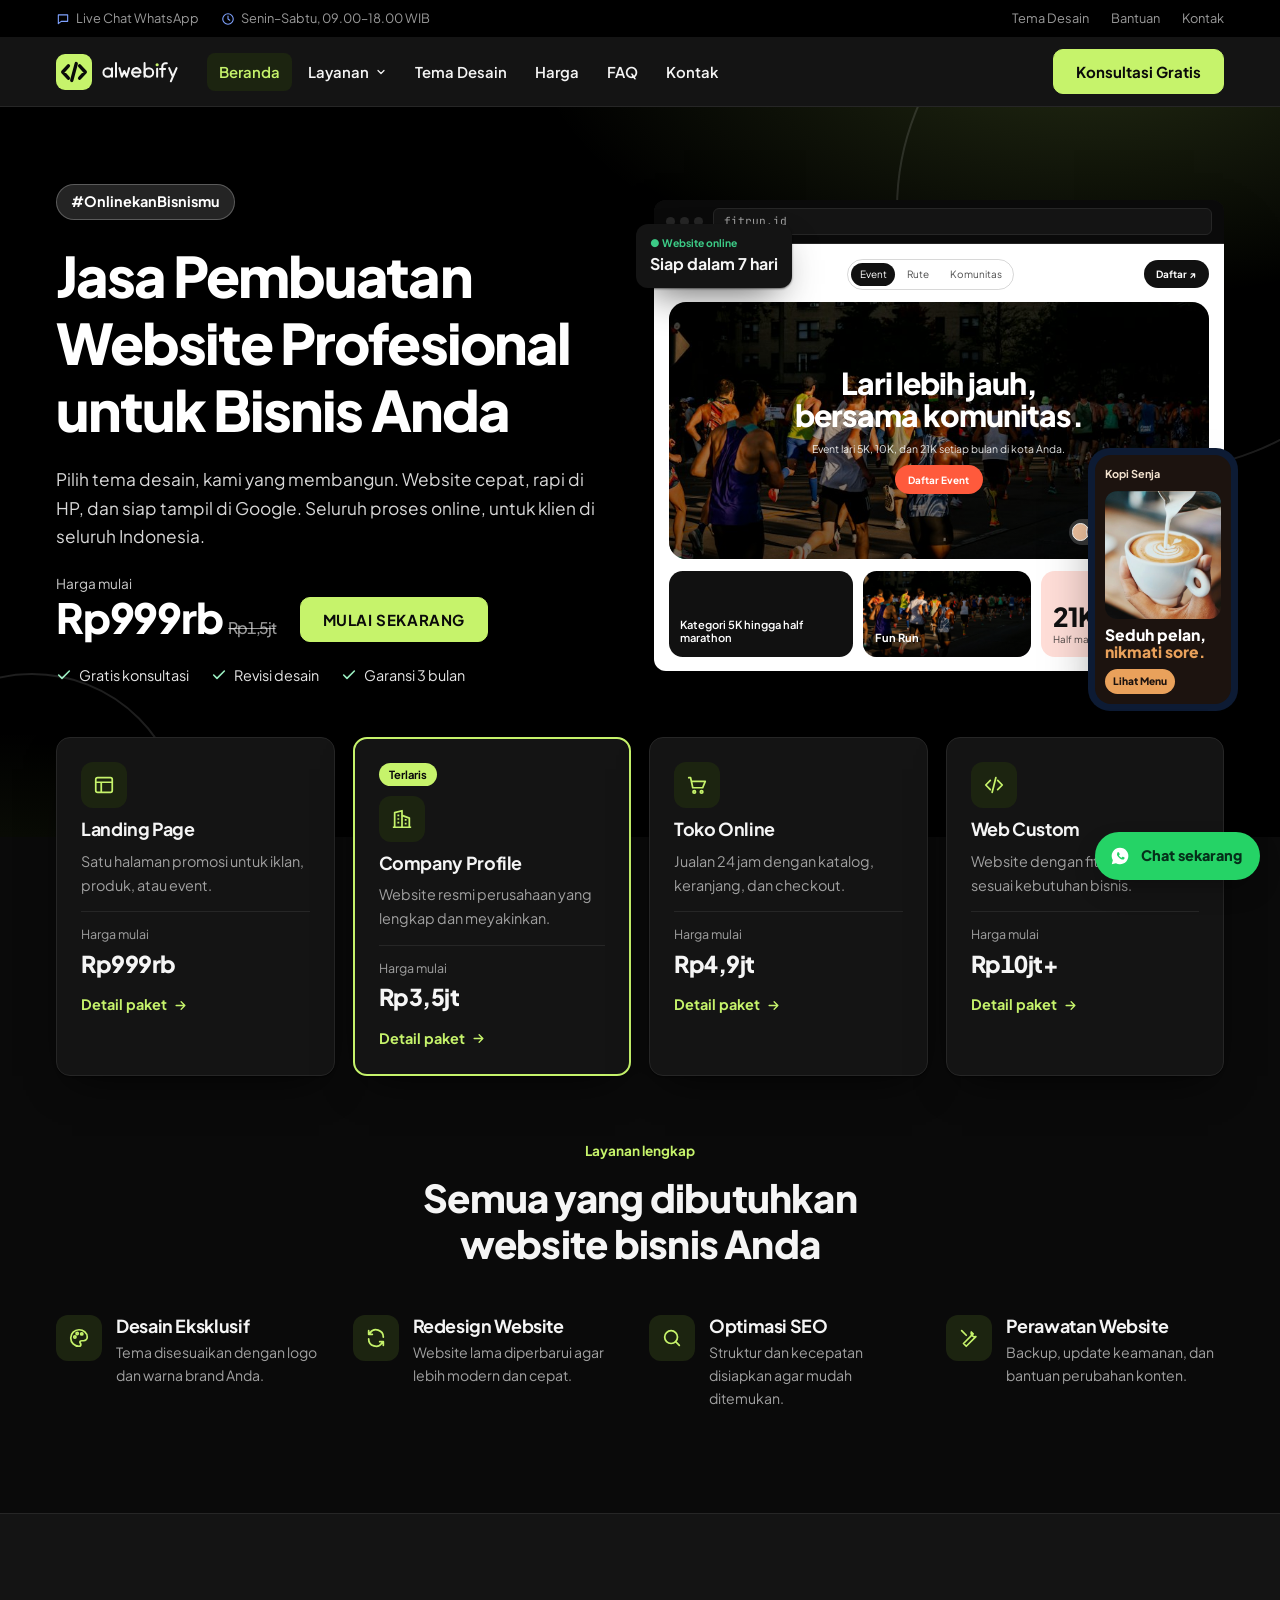
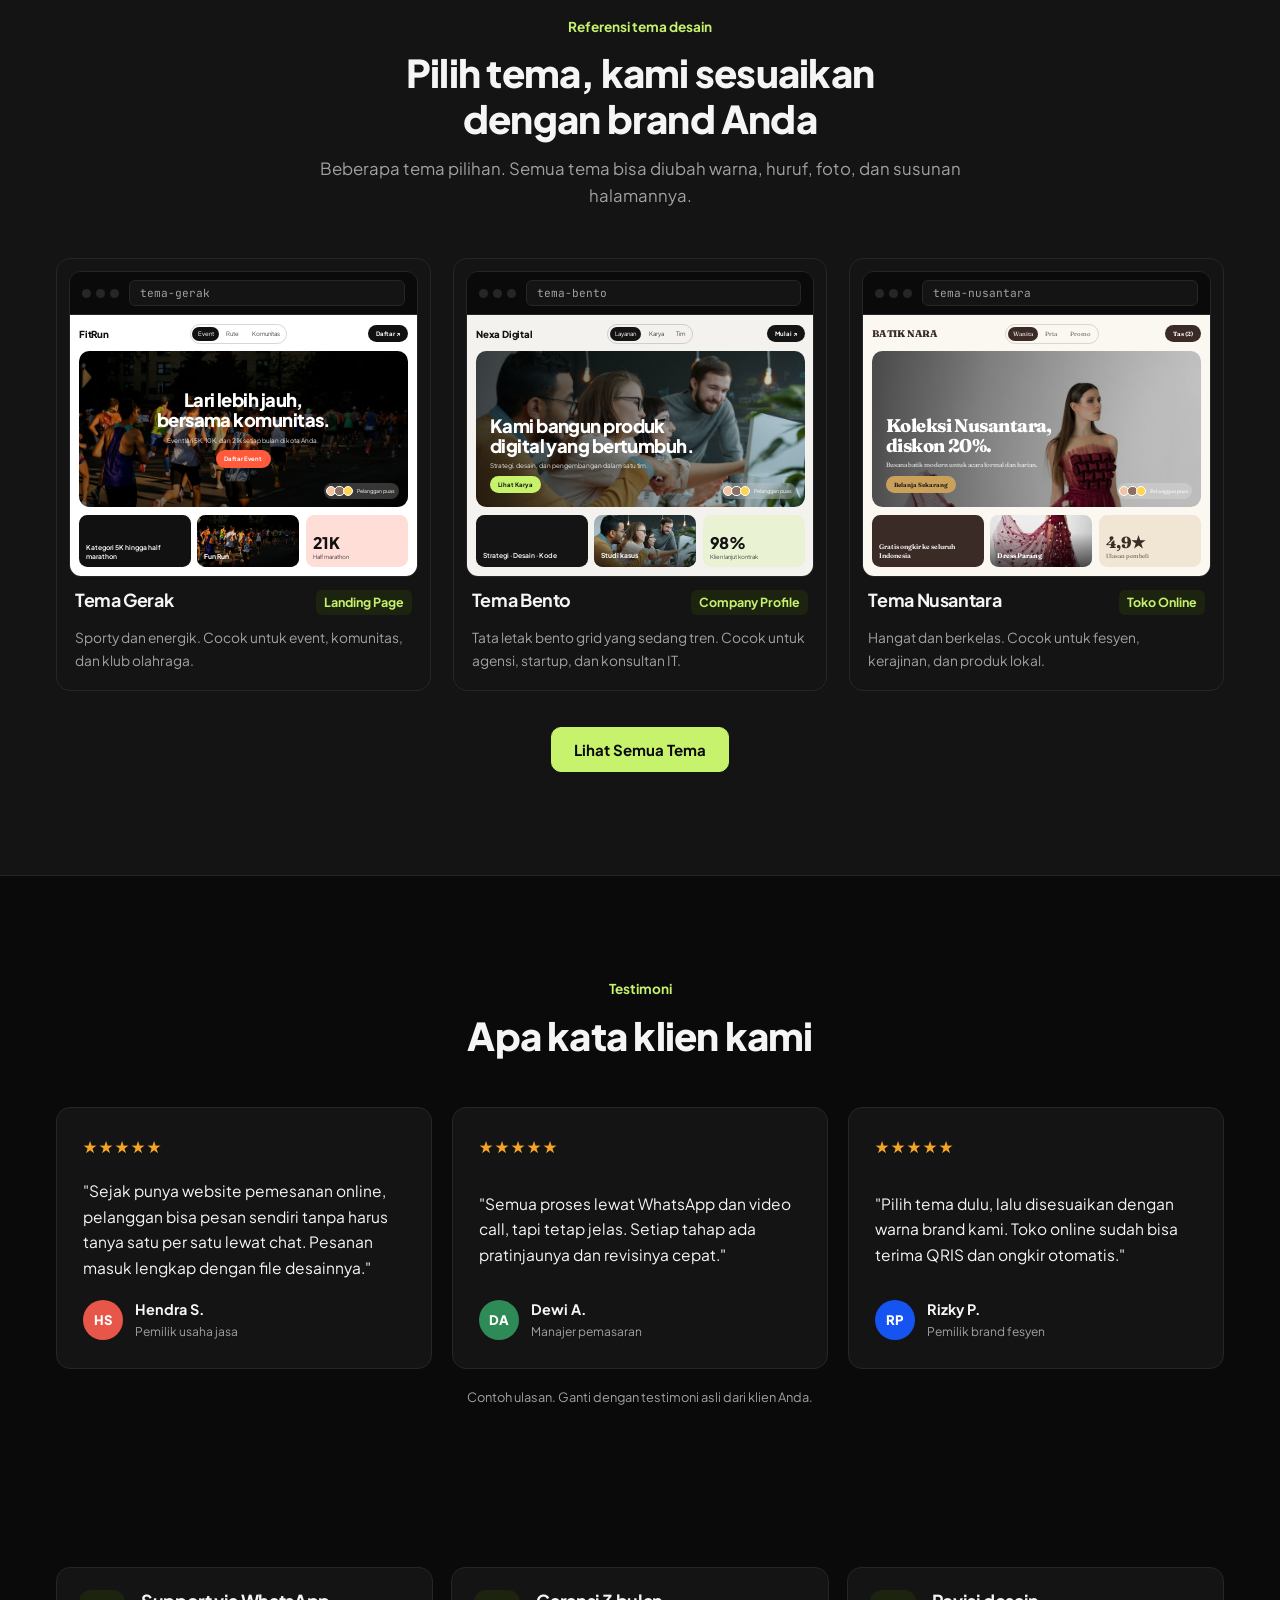
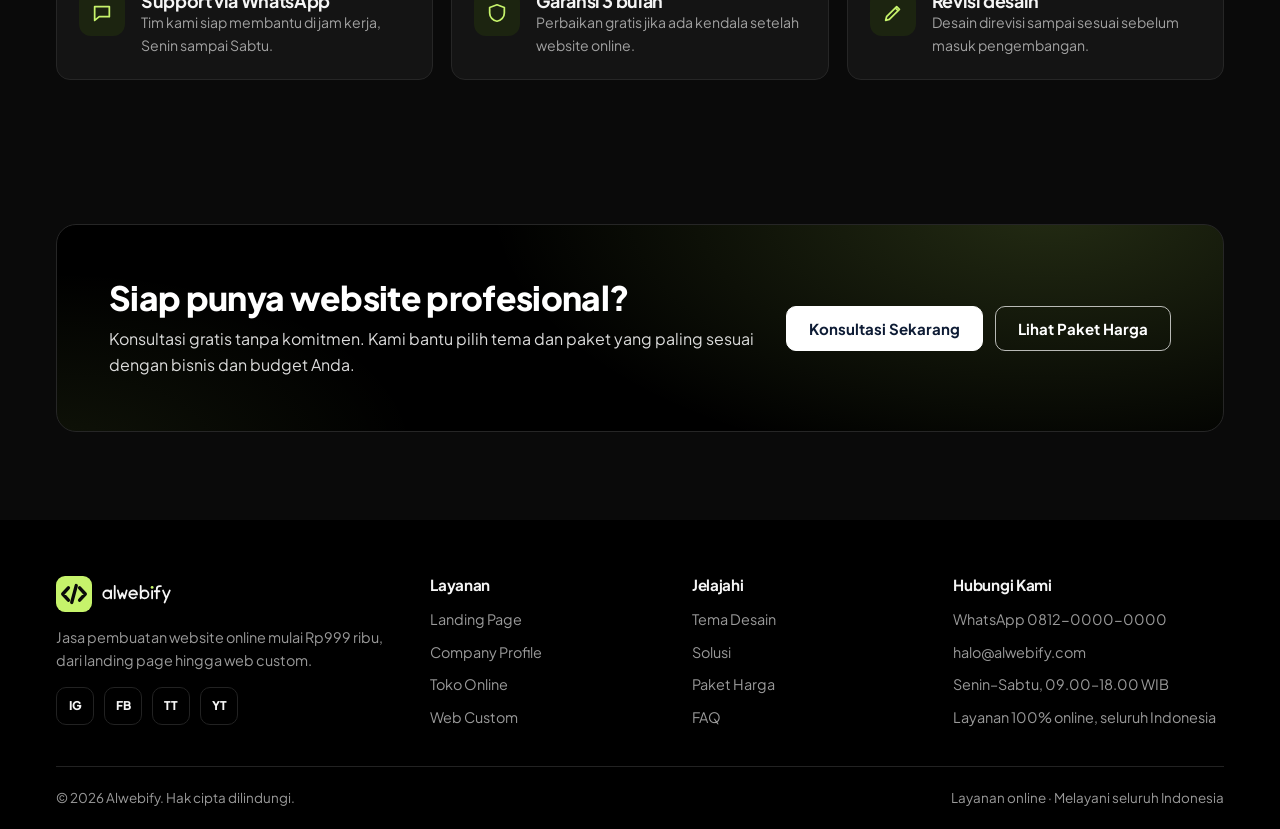
<file: index.html>
<!doctype html>
<html lang="id">
<head>
<meta charset="utf-8">
<meta name="viewport" content="width=device-width, initial-scale=1, viewport-fit=cover">
<title>Alwebify</title>
<meta name="claude:viewport-fit-sides" content="cover">
<meta name="description" content="Alwebify: jasa pembuatan website online mulai Rp999 ribu hingga web custom.">
<link rel="preconnect" href="https://fonts.googleapis.com">
<link rel="preconnect" href="https://fonts.gstatic.com" crossorigin>
<link rel="stylesheet" href="https://fonts.googleapis.com/css2?family=Fraunces:opsz,wght@9..144,600;9..144,700&family=Plus+Jakarta+Sans:wght@400;500;600;700;800&family=JetBrains+Mono:wght@500&display=swap">
<link rel="icon" type="image/svg+xml" href="logo/alwebify-icon.svg">
<link rel="stylesheet" href="styles.css">
</head>
<body>
<svg width="0" height="0" style="position:absolute" aria-hidden="true">
  <symbol id="i-check" viewBox="0 0 24 24"><path d="M20 6 9 17l-5-5" fill="none" stroke="currentColor" stroke-width="2.4" stroke-linecap="round" stroke-linejoin="round"/></symbol>
  <symbol id="i-x" viewBox="0 0 24 24"><path d="M6 6l12 12M18 6 6 18" fill="none" stroke="currentColor" stroke-width="2.4" stroke-linecap="round"/></symbol>
  <symbol id="i-arrow" viewBox="0 0 24 24"><path d="M5 12h14M13 6l6 6-6 6" fill="none" stroke="currentColor" stroke-width="2.2" stroke-linecap="round" stroke-linejoin="round"/></symbol>
  <symbol id="i-down" viewBox="0 0 24 24"><path d="m6 9 6 6 6-6" fill="none" stroke="currentColor" stroke-width="2.4" stroke-linecap="round" stroke-linejoin="round"/></symbol>
  <symbol id="i-menu" viewBox="0 0 24 24"><path d="M4 7h16M4 12h16M4 17h16" fill="none" stroke="currentColor" stroke-width="2.2" stroke-linecap="round"/></symbol>
  <symbol id="i-layout" viewBox="0 0 24 24"><g fill="none" stroke="currentColor" stroke-width="1.9" stroke-linejoin="round"><rect x="3" y="4" width="18" height="16" rx="2"/><path d="M3 9h18M9 9v11"/></g></symbol>
  <symbol id="i-building" viewBox="0 0 24 24"><g fill="none" stroke="currentColor" stroke-width="1.9" stroke-linejoin="round"><path d="M4 21V5l8-2v18M12 8l8 3v10M2 21h20"/><path d="M7 8h2M7 12h2M7 16h2M15 13h2M15 17h2"/></g></symbol>
  <symbol id="i-cart" viewBox="0 0 24 24"><g fill="none" stroke="currentColor" stroke-width="1.9" stroke-linecap="round" stroke-linejoin="round"><path d="M3 4h2l2.4 11h10.8L21 8H6.2"/><circle cx="9" cy="19.5" r="1.4"/><circle cx="17" cy="19.5" r="1.4"/></g></symbol>
  <symbol id="i-printer" viewBox="0 0 24 24"><g fill="none" stroke="currentColor" stroke-width="1.9" stroke-linejoin="round"><path d="M6 9V3h12v6"/><rect x="3" y="9" width="18" height="8" rx="2"/><path d="M7 14h10v7H7z"/></g></symbol>
  <symbol id="i-code" viewBox="0 0 24 24"><path d="m8 7-5 5 5 5M16 7l5 5-5 5M14 4l-4 16" fill="none" stroke="currentColor" stroke-width="1.9" stroke-linecap="round" stroke-linejoin="round"/></symbol>
  <symbol id="i-shield" viewBox="0 0 24 24"><path d="M12 3 4 6v6c0 4.5 3.4 8.3 8 9 4.6-.7 8-4.5 8-9V6z" fill="none" stroke="currentColor" stroke-width="1.9" stroke-linejoin="round"/></symbol>
  <symbol id="i-chat" viewBox="0 0 24 24"><path d="M4 5h16v11H9l-5 4z" fill="none" stroke="currentColor" stroke-width="1.9" stroke-linejoin="round"/></symbol>
  <symbol id="i-pen" viewBox="0 0 24 24"><path d="M4 20l4-1 11-11-3-3L5 16zM14 6l3 3" fill="none" stroke="currentColor" stroke-width="1.9" stroke-linejoin="round"/></symbol>
  <symbol id="i-refresh" viewBox="0 0 24 24"><path d="M20 11a8 8 0 0 0-14.6-4.5M4 4v4h4M4 13a8 8 0 0 0 14.6 4.5M20 20v-4h-4" fill="none" stroke="currentColor" stroke-width="1.9" stroke-linecap="round" stroke-linejoin="round"/></symbol>
  <symbol id="i-search" viewBox="0 0 24 24"><g fill="none" stroke="currentColor" stroke-width="1.9" stroke-linecap="round"><circle cx="11" cy="11" r="7"/><path d="m20 20-4-4"/></g></symbol>
  <symbol id="i-tool" viewBox="0 0 24 24"><path d="M14.5 5.5a4 4 0 0 0 5 5L12 18l-3 3-3-3 3-3 7.5-7.5zM4 4l5 5" fill="none" stroke="currentColor" stroke-width="1.9" stroke-linejoin="round" stroke-linecap="round"/></symbol>
  <symbol id="i-calc" viewBox="0 0 24 24"><g fill="none" stroke="currentColor" stroke-width="1.9"><rect x="5" y="3" width="14" height="18" rx="2"/><path d="M8 7h8M8 12h2M14 12h2M8 16h2M14 16h2"/></g></symbol>
  <symbol id="i-upload" viewBox="0 0 24 24"><path d="M12 16V4M7 9l5-5 5 5M4 16v4h16v-4" fill="none" stroke="currentColor" stroke-width="1.9" stroke-linecap="round" stroke-linejoin="round"/></symbol>
  <symbol id="i-truck" viewBox="0 0 24 24"><g fill="none" stroke="currentColor" stroke-width="1.9" stroke-linejoin="round"><path d="M2 6h12v10H2zM14 10h4l3 3v3h-7"/><circle cx="6" cy="18" r="1.8"/><circle cx="17" cy="18" r="1.8"/></g></symbol>
  <symbol id="i-grid" viewBox="0 0 24 24"><g fill="none" stroke="currentColor" stroke-width="1.9"><rect x="3" y="3" width="7" height="7" rx="1.5"/><rect x="14" y="3" width="7" height="7" rx="1.5"/><rect x="3" y="14" width="7" height="7" rx="1.5"/><rect x="14" y="14" width="7" height="7" rx="1.5"/></g></symbol>
  <symbol id="i-file" viewBox="0 0 24 24"><path d="M6 3h8l4 4v14H6zM14 3v4h4M9 13l2 2 4-4" fill="none" stroke="currentColor" stroke-width="1.9" stroke-linejoin="round" stroke-linecap="round"/></symbol>
  <symbol id="i-mail" viewBox="0 0 24 24"><g fill="none" stroke="currentColor" stroke-width="1.9" stroke-linejoin="round"><rect x="3" y="5" width="18" height="14" rx="2"/><path d="m3 7 9 6 9-6"/></g></symbol>
  <symbol id="i-clock" viewBox="0 0 24 24"><g fill="none" stroke="currentColor" stroke-width="1.9" stroke-linecap="round"><circle cx="12" cy="12" r="9"/><path d="M12 7v5l3 2"/></g></symbol>
  <symbol id="i-megaphone" viewBox="0 0 24 24"><path d="M3 10v4h3l7 4V6L6 10zM16 9a4 4 0 0 1 0 6M8 14l1 5h3" fill="none" stroke="currentColor" stroke-width="1.9" stroke-linejoin="round" stroke-linecap="round"/></symbol>
  <symbol id="i-palette" viewBox="0 0 24 24"><g fill="none" stroke="currentColor" stroke-width="1.9"><path d="M12 3a9 9 0 1 0 0 18c1.5 0 2-1 2-2s-1-1.5-1-2.5S14 15 15 15h2a4 4 0 0 0 4-4c0-4.4-4-8-9-8z"/><circle cx="7.5" cy="11" r="1.2"/><circle cx="10" cy="7" r="1.2"/><circle cx="15" cy="7.5" r="1.2"/></g></symbol>
</svg>

<div class="topbar">
  <div class="wrap">
    <div class="l">
      <a href="https://wa.me/6281200000000" target="_blank" rel="noopener"><svg><use href="#i-chat"/></svg>Live Chat WhatsApp</a>
      <span style="display:inline-flex;align-items:center;gap:6px"><svg><use href="#i-clock"/></svg>Senin–Sabtu, 09.00–18.00 WIB</span>
    </div>
    <div class="r">
      <a href="tema.html">Tema Desain</a>
      <a href="faq.html">Bantuan</a>
      <a href="kontak.html">Kontak</a>
    </div>
  </div>
</div>

<header class="nav" id="hdr">
  <div class="wrap">
    <a class="logo" href="index.html">
      <svg class="mark" viewBox="0 0 64 64" aria-hidden="true"><rect width="64" height="64" rx="16" fill="#C6F36B"/><g fill="none" stroke="#0A0A0A" stroke-width="6" stroke-linecap="round" stroke-linejoin="round"><path d="M22 21L12 32L22 43M42 21L52 32L42 43M36 17L28 47"/></g></svg><svg class="word" viewBox="-5 5 270 77" aria-hidden="true"><g fill="none" stroke="currentColor" stroke-width="7" stroke-linecap="round" stroke-linejoin="round"><circle cx="15" cy="45" r="15"/><path d="M30 30V60M44 12V60M56 30L64.5 60L73 40L81.5 60L90 30M100 45H130A15 15 0 1 0 125.6 55.6M144 12V60M188 32V60M206 60V24A11 11 0 0 1 217 13H222M198 33H216M230 30L243 60M256 30L236 76"/><circle cx="159" cy="45" r="15"/></g><circle cx="188" cy="18" r="5.5" fill="#C6F36B"/></svg><span class="sr">Alwebify</span>
    </a>
    <ul class="menu" id="menu">
      <li><a href="index.html" aria-current="page">Beranda</a></li>
      <li class="has-mega">
        <a href="layanan.html" aria-haspopup="true">Layanan <svg class="caret"><use href="#i-down"/></svg></a>
        <div class="mega">
          <a href="harga.html"><span class="ico"><svg><use href="#i-layout"/></svg></span><b>Landing Page</b><small>Halaman promosi mulai Rp999 ribu</small></a>
          <a href="harga.html"><span class="ico"><svg><use href="#i-building"/></svg></span><b>Company Profile</b><small>Website resmi perusahaan</small></a>
          <a href="harga.html"><span class="ico"><svg><use href="#i-cart"/></svg></span><b>Toko Online</b><small>Katalog, keranjang, checkout</small></a>
          <a href="harga.html"><span class="ico"><svg><use href="#i-code"/></svg></span><b>Web Custom</b><small>Fitur &amp; sistem sesuai kebutuhan, mulai Rp10jt</small></a>
          <a href="layanan.html"><span class="ico"><svg><use href="#i-refresh"/></svg></span><b>Redesign Website</b><small>Perbarui website lama Anda</small></a>
          <a href="layanan.html#solusi"><span class="ico"><svg><use href="#i-search"/></svg></span><b>Cari Solusi</b><small>Temukan paket yang tepat</small></a>
        </div>
      </li>
      <li><a href="tema.html">Tema Desain</a></li>
      <li><a href="harga.html">Harga</a></li>
      <li><a href="faq.html">FAQ</a></li>
      <li><a href="kontak.html">Kontak</a></li>
    </ul>
    <div class="nav-cta">
      <a class="btn brand" href="kontak.html">Konsultasi Gratis</a>
      <button class="burger" type="button" id="burger" aria-label="Buka menu" aria-expanded="false"><svg><use href="#i-menu"/></svg></button>
    </div>
  </div>
</header>

<main id="top">
<section class="hero">
    <div class="wrap">
      <div class="hero-text">
        <span class="hash">#OnlinekanBisnismu</span>
        <h1>Jasa Pembuatan Website Profesional untuk Bisnis Anda</h1>
        <p class="sub">Pilih tema desain, kami yang membangun. Website cepat, rapi di HP, dan siap tampil di Google. Seluruh proses online, untuk klien di seluruh Indonesia.</p>
        <div class="teaser">
          <div class="from"><small>Harga mulai</small><strong>Rp999rb<s>Rp1,5jt</s></strong></div>
          <a class="btn cta" href="harga.html">Mulai Sekarang</a>
        </div>
        <div class="hero-checks">
          <span><svg><use href="#i-check"/></svg>Gratis konsultasi</span>
          <span><svg><use href="#i-check"/></svg>Revisi desain</span>
          <span><svg><use href="#i-check"/></svg>Garansi 3 bulan</span>
        </div>
      </div>

      <div class="stage">
        <div class="frame">
          <div class="bar"><div class="dots"><i></i><i></i><i></i></div><div class="url">fitrun.id</div></div>
          <div id="heroMock"></div>
        </div>
        <div class="phone" aria-hidden="true">
          <div class="pm"><div class="pm-in"><b>Kopi Senja</b><div class="ph"></div><h6>Seduh pelan, <em>nikmati sore.</em></h6><span>Lihat Menu</span></div></div>
        </div>
        <div class="badge-float"><small>● Website online</small><strong>Siap dalam 7 hari</strong></div>
      </div>
    </div>
  </section>

  <div class="products">
    <div class="wrap">
      <div class="pgrid">
        <article class="pcard">
          <span class="ico"><svg><use href="#i-layout"/></svg></span>
          <h3>Landing Page</h3>
          <p>Satu halaman promosi untuk iklan, produk, atau event.</p>
          <div class="from"><small>Harga mulai</small><strong>Rp999rb</strong></div>
          <a class="link" href="harga.html">Detail paket <svg><use href="#i-arrow"/></svg></a>
        </article>
        <article class="pcard hot">
          <span class="pill">Terlaris</span>
          <span class="ico"><svg><use href="#i-building"/></svg></span>
          <h3>Company Profile</h3>
          <p>Website resmi perusahaan yang lengkap dan meyakinkan.</p>
          <div class="from"><small>Harga mulai</small><strong>Rp3,5jt</strong></div>
          <a class="link" href="harga.html">Detail paket <svg><use href="#i-arrow"/></svg></a>
        </article>
        <article class="pcard">
          <span class="ico"><svg><use href="#i-cart"/></svg></span>
          <h3>Toko Online</h3>
          <p>Jualan 24 jam dengan katalog, keranjang, dan checkout.</p>
          <div class="from"><small>Harga mulai</small><strong>Rp4,9jt</strong></div>
          <a class="link" href="harga.html">Detail paket <svg><use href="#i-arrow"/></svg></a>
        </article>
        <article class="pcard">
          <span class="ico"><svg><use href="#i-code"/></svg></span>
          <h3>Web Custom</h3>
          <p>Website dengan fitur dan sistem sesuai kebutuhan bisnis.</p>
          <div class="from"><small>Harga mulai</small><strong>Rp10jt+</strong></div>
          <a class="link" href="harga.html">Detail paket <svg><use href="#i-arrow"/></svg></a>
        </article>
      </div>
    </div>
  </div>

  <section id="layanan" style="padding-top:64px">
    <div class="wrap">
      <div class="sec-head">
        <span class="tagline">Layanan lengkap</span>
        <h2>Semua yang dibutuhkan website bisnis Anda</h2>
      </div>
      <div class="tiles" style="margin-top:0">
        <div class="tile"><span class="ico"><svg><use href="#i-palette"/></svg></span><h3>Desain Eksklusif</h3><p>Tema disesuaikan dengan logo dan warna brand Anda.</p></div>
        <div class="tile"><span class="ico"><svg><use href="#i-refresh"/></svg></span><h3>Redesign Website</h3><p>Website lama diperbarui agar lebih modern dan cepat.</p></div>
        <div class="tile"><span class="ico"><svg><use href="#i-search"/></svg></span><h3>Optimasi SEO</h3><p>Struktur dan kecepatan disiapkan agar mudah ditemukan.</p></div>
        <div class="tile"><span class="ico"><svg><use href="#i-tool"/></svg></span><h3>Perawatan Website</h3><p>Backup, update keamanan, dan bantuan perubahan konten.</p></div>
      </div>
    </div>
  </section>

    <section id="tema-unggulan" class="alt">
    <div class="wrap">
      <div class="sec-head">
        <span class="tagline">Referensi tema desain</span>
        <h2>Pilih tema, kami sesuaikan dengan brand Anda</h2>
        <p class="lead">Beberapa tema pilihan. Semua tema bisa diubah warna, huruf, foto, dan susunan halamannya.</p>
      </div>
      <div class="themes" id="themesFeatured"></div>
      <div class="more-link"><a class="btn brand" href="tema.html">Lihat Semua Tema</a></div>
    </div>
  </section>
<section id="testimoni">
    <div class="wrap">
      <div class="sec-head">
        <span class="tagline">Testimoni</span>
        <h2>Apa kata klien kami</h2>
      </div>
      <div class="testi">
        <figure>
          <span class="stars">★★★★★</span>
          <blockquote>"Sejak punya website pemesanan online, pelanggan bisa pesan sendiri tanpa harus tanya satu per satu lewat chat. Pesanan masuk lengkap dengan file desainnya."</blockquote>
          <figcaption><span class="av" style="background:#E8564A">HS</span><span>Hendra S.<small>Pemilik usaha jasa</small></span></figcaption>
        </figure>
        <figure>
          <span class="stars">★★★★★</span>
          <blockquote>"Semua proses lewat WhatsApp dan video call, tapi tetap jelas. Setiap tahap ada pratinjaunya dan revisinya cepat."</blockquote>
          <figcaption><span class="av" style="background:#2E8B57">DA</span><span>Dewi A.<small>Manajer pemasaran</small></span></figcaption>
        </figure>
        <figure>
          <span class="stars">★★★★★</span>
          <blockquote>"Pilih tema dulu, lalu disesuaikan dengan warna brand kami. Toko online sudah bisa terima QRIS dan ongkir otomatis."</blockquote>
          <figcaption><span class="av" style="background:#1554F0">RP</span><span>Rizky P.<small>Pemilik brand fesyen</small></span></figcaption>
        </figure>
      </div>
      <p class="example-note">Contoh ulasan. Ganti dengan testimoni asli dari klien Anda.</p>
    </div>
  </section>

  <section style="padding-block:56px">
    <div class="wrap support">
      <div><span class="ico"><svg><use href="#i-chat"/></svg></span><span><h3>Support via WhatsApp</h3><p>Tim kami siap membantu di jam kerja, Senin sampai Sabtu.</p></span></div>
      <div><span class="ico"><svg><use href="#i-shield"/></svg></span><span><h3>Garansi 3 bulan</h3><p>Perbaikan gratis jika ada kendala setelah website online.</p></span></div>
      <div><span class="ico"><svg><use href="#i-pen"/></svg></span><span><h3>Revisi desain</h3><p>Desain direvisi sampai sesuai sebelum masuk pengembangan.</p></span></div>
    </div>
  </section>

    <section class="cta-band">
    <div class="wrap">
      <div class="cta-box">
        <div>
          <h2>Siap punya website profesional?</h2>
          <p>Konsultasi gratis tanpa komitmen. Kami bantu pilih tema dan paket yang paling sesuai dengan bisnis dan budget Anda.</p>
        </div>
        <div class="acts">
          <a class="btn" href="kontak.html">Konsultasi Sekarang</a>
          <a class="btn ghost" href="harga.html">Lihat Paket Harga</a>
        </div>
      </div>
    </div>
  </section>
</main>

<footer>
  <div class="wrap">
    <div class="fgrid">
      <div class="fbrand">
        <a class="logo" href="index.html">
          <svg class="mark" viewBox="0 0 64 64" aria-hidden="true"><rect width="64" height="64" rx="16" fill="#C6F36B"/><g fill="none" stroke="#0A0A0A" stroke-width="6" stroke-linecap="round" stroke-linejoin="round"><path d="M22 21L12 32L22 43M42 21L52 32L42 43M36 17L28 47"/></g></svg><svg class="word" viewBox="-5 5 270 77" aria-hidden="true"><g fill="none" stroke="currentColor" stroke-width="7" stroke-linecap="round" stroke-linejoin="round"><circle cx="15" cy="45" r="15"/><path d="M30 30V60M44 12V60M56 30L64.5 60L73 40L81.5 60L90 30M100 45H130A15 15 0 1 0 125.6 55.6M144 12V60M188 32V60M206 60V24A11 11 0 0 1 217 13H222M198 33H216M230 30L243 60M256 30L236 76"/><circle cx="159" cy="45" r="15"/></g><circle cx="188" cy="18" r="5.5" fill="#C6F36B"/></svg><span class="sr">Alwebify</span>
        </a>
        <p>Jasa pembuatan website online mulai Rp999 ribu, dari landing page hingga web custom.</p>
        <div class="social"><a href="index.html" aria-label="Instagram">IG</a><a href="index.html" aria-label="Facebook">FB</a><a href="index.html" aria-label="TikTok">TT</a><a href="index.html" aria-label="YouTube">YT</a></div>
      </div>
      <div>
        <h4>Layanan</h4>
        <ul><li><a href="harga.html">Landing Page</a></li><li><a href="harga.html">Company Profile</a></li><li><a href="harga.html">Toko Online</a></li><li><a href="harga.html">Web Custom</a></li></ul>
      </div>
      <div>
        <h4>Jelajahi</h4>
        <ul><li><a href="tema.html">Tema Desain</a></li><li><a href="layanan.html#solusi">Solusi</a></li><li><a href="harga.html">Paket Harga</a></li><li><a href="faq.html">FAQ</a></li></ul>
      </div>
      <div>
        <h4>Hubungi Kami</h4>
        <ul><li>WhatsApp 0812-0000-0000</li><li>halo@alwebify.com</li><li>Senin–Sabtu, 09.00–18.00 WIB</li><li>Layanan 100% online, seluruh Indonesia</li></ul>
      </div>
    </div>
    <div class="fbottom">
      <span>© 2026 Alwebify. Hak cipta dilindungi.</span>
      <span>Layanan online · Melayani seluruh Indonesia</span>
    </div>
  </div>
</footer>

<a class="wa" href="https://wa.me/6281200000000" target="_blank" rel="noopener" aria-label="Chat WhatsApp">
  <svg viewBox="0 0 24 24" aria-hidden="true"><path d="M12 3a9 9 0 0 0-7.8 13.5L3 21l4.6-1.2A9 9 0 1 0 12 3z" fill="#fff"/><path d="M9 8.5c.3-.6.6-.6.9-.6h.5c.2 0 .4 0 .5.4l.7 1.6c.1.2 0 .4-.1.6l-.5.6c-.1.1-.2.3 0 .5.4.7 1.3 1.7 2.5 2.2.2.1.4.1.5-.1l.7-.8c.2-.2.4-.2.6-.1l1.5.7c.3.1.3.3.3.5 0 .5-.3 1.4-1.1 1.7-.7.3-1.6.3-3.3-.5-2-1-3.3-3-3.5-3.4-.3-.5-.8-1.6-.2-2.9z" fill="#25D366"/></svg>
  <span>Chat sekarang</span>
</a>
<script src="app.js"></script>
</body>
</html>
</file>
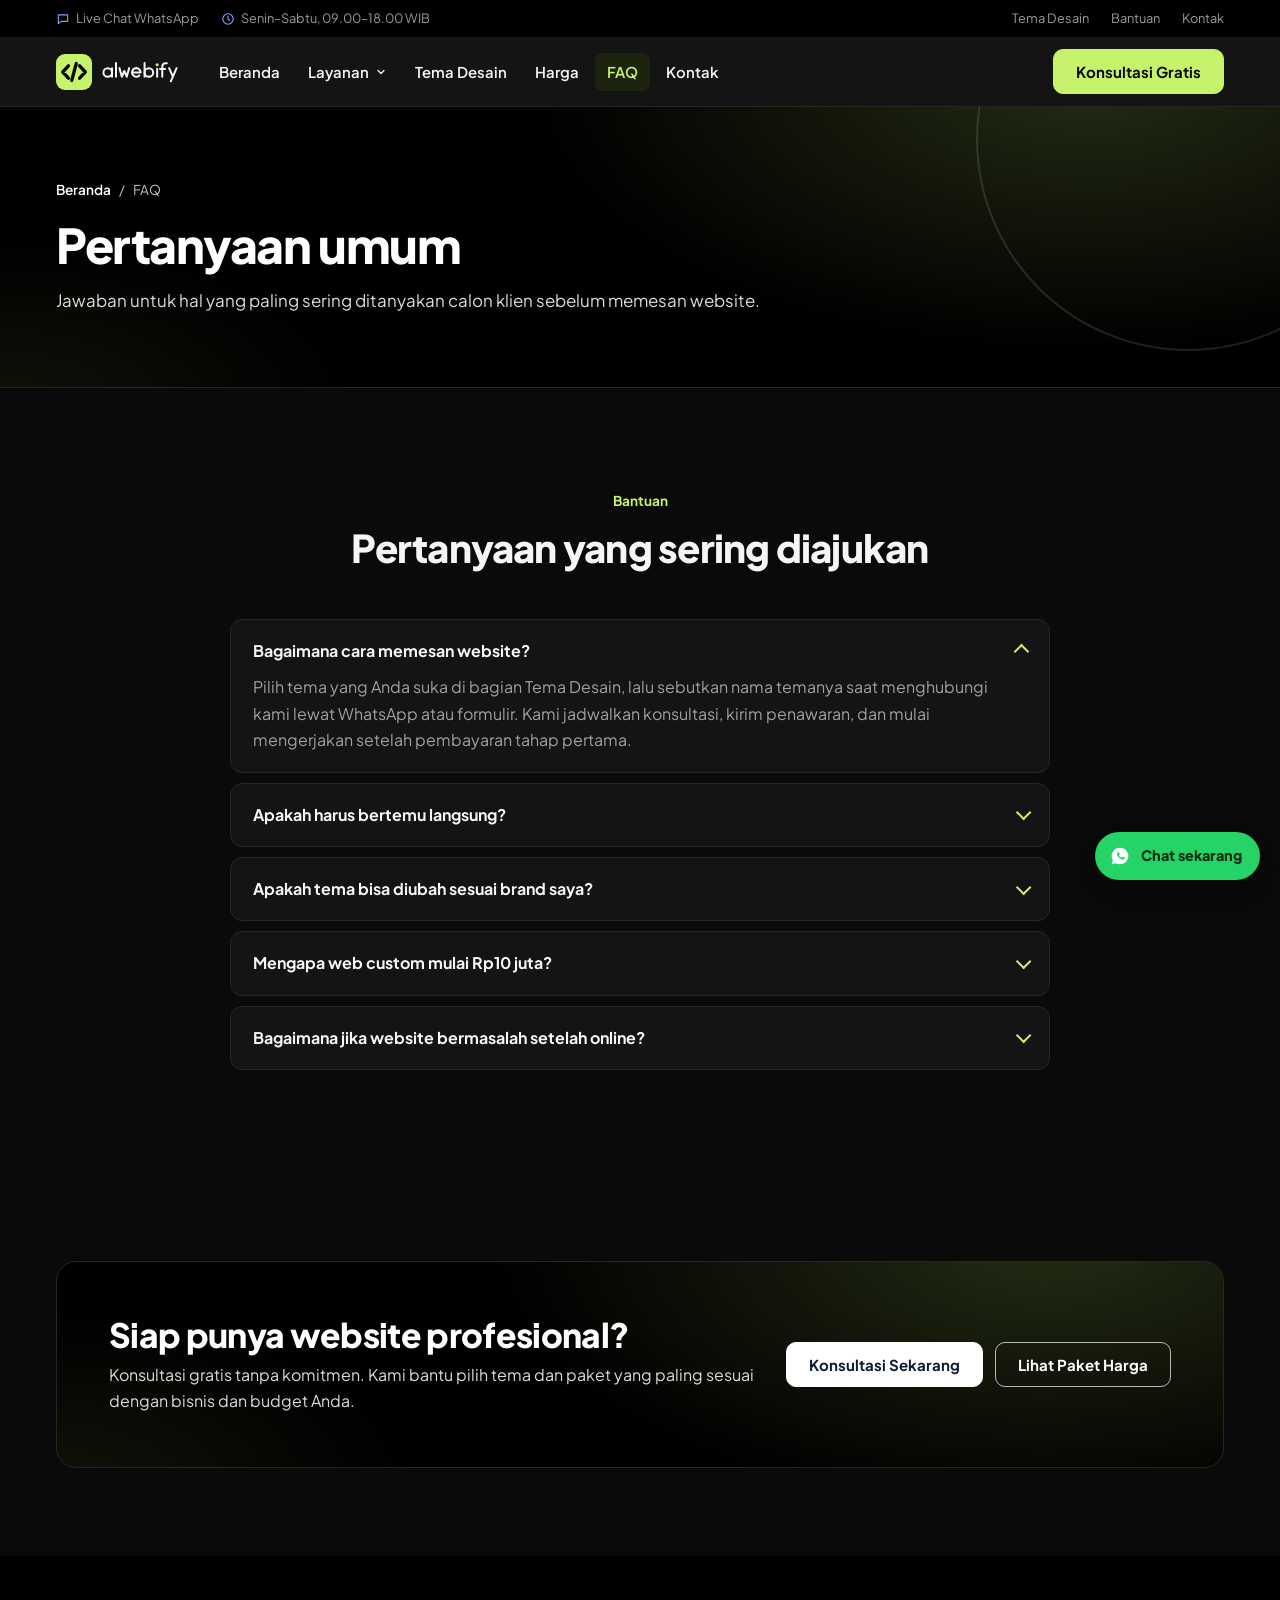
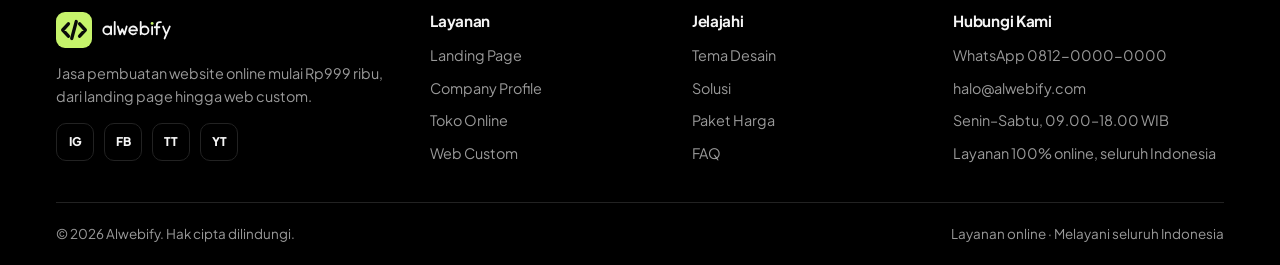
<file: faq.html>
<!doctype html>
<html lang="id">
<head>
<meta charset="utf-8">
<meta name="viewport" content="width=device-width, initial-scale=1, viewport-fit=cover">
<meta name="claude:viewport-fit-sides" content="cover">
<title>FAQ | Alwebify</title>
<meta name="description" content="Pertanyaan yang sering diajukan tentang jasa pembuatan website Alwebify.">
<link rel="preconnect" href="https://fonts.googleapis.com">
<link rel="preconnect" href="https://fonts.gstatic.com" crossorigin>
<link rel="stylesheet" href="https://fonts.googleapis.com/css2?family=Fraunces:opsz,wght@9..144,600;9..144,700&family=Plus+Jakarta+Sans:wght@400;500;600;700;800&family=JetBrains+Mono:wght@500&display=swap">
<link rel="icon" type="image/svg+xml" href="logo/alwebify-icon.svg">
<link rel="stylesheet" href="styles.css">
</head>
<body>
<svg width="0" height="0" style="position:absolute" aria-hidden="true">
  <symbol id="i-check" viewBox="0 0 24 24"><path d="M20 6 9 17l-5-5" fill="none" stroke="currentColor" stroke-width="2.4" stroke-linecap="round" stroke-linejoin="round"/></symbol>
  <symbol id="i-x" viewBox="0 0 24 24"><path d="M6 6l12 12M18 6 6 18" fill="none" stroke="currentColor" stroke-width="2.4" stroke-linecap="round"/></symbol>
  <symbol id="i-arrow" viewBox="0 0 24 24"><path d="M5 12h14M13 6l6 6-6 6" fill="none" stroke="currentColor" stroke-width="2.2" stroke-linecap="round" stroke-linejoin="round"/></symbol>
  <symbol id="i-down" viewBox="0 0 24 24"><path d="m6 9 6 6 6-6" fill="none" stroke="currentColor" stroke-width="2.4" stroke-linecap="round" stroke-linejoin="round"/></symbol>
  <symbol id="i-menu" viewBox="0 0 24 24"><path d="M4 7h16M4 12h16M4 17h16" fill="none" stroke="currentColor" stroke-width="2.2" stroke-linecap="round"/></symbol>
  <symbol id="i-layout" viewBox="0 0 24 24"><g fill="none" stroke="currentColor" stroke-width="1.9" stroke-linejoin="round"><rect x="3" y="4" width="18" height="16" rx="2"/><path d="M3 9h18M9 9v11"/></g></symbol>
  <symbol id="i-building" viewBox="0 0 24 24"><g fill="none" stroke="currentColor" stroke-width="1.9" stroke-linejoin="round"><path d="M4 21V5l8-2v18M12 8l8 3v10M2 21h20"/><path d="M7 8h2M7 12h2M7 16h2M15 13h2M15 17h2"/></g></symbol>
  <symbol id="i-cart" viewBox="0 0 24 24"><g fill="none" stroke="currentColor" stroke-width="1.9" stroke-linecap="round" stroke-linejoin="round"><path d="M3 4h2l2.4 11h10.8L21 8H6.2"/><circle cx="9" cy="19.5" r="1.4"/><circle cx="17" cy="19.5" r="1.4"/></g></symbol>
  <symbol id="i-printer" viewBox="0 0 24 24"><g fill="none" stroke="currentColor" stroke-width="1.9" stroke-linejoin="round"><path d="M6 9V3h12v6"/><rect x="3" y="9" width="18" height="8" rx="2"/><path d="M7 14h10v7H7z"/></g></symbol>
  <symbol id="i-code" viewBox="0 0 24 24"><path d="m8 7-5 5 5 5M16 7l5 5-5 5M14 4l-4 16" fill="none" stroke="currentColor" stroke-width="1.9" stroke-linecap="round" stroke-linejoin="round"/></symbol>
  <symbol id="i-shield" viewBox="0 0 24 24"><path d="M12 3 4 6v6c0 4.5 3.4 8.3 8 9 4.6-.7 8-4.5 8-9V6z" fill="none" stroke="currentColor" stroke-width="1.9" stroke-linejoin="round"/></symbol>
  <symbol id="i-chat" viewBox="0 0 24 24"><path d="M4 5h16v11H9l-5 4z" fill="none" stroke="currentColor" stroke-width="1.9" stroke-linejoin="round"/></symbol>
  <symbol id="i-pen" viewBox="0 0 24 24"><path d="M4 20l4-1 11-11-3-3L5 16zM14 6l3 3" fill="none" stroke="currentColor" stroke-width="1.9" stroke-linejoin="round"/></symbol>
  <symbol id="i-refresh" viewBox="0 0 24 24"><path d="M20 11a8 8 0 0 0-14.6-4.5M4 4v4h4M4 13a8 8 0 0 0 14.6 4.5M20 20v-4h-4" fill="none" stroke="currentColor" stroke-width="1.9" stroke-linecap="round" stroke-linejoin="round"/></symbol>
  <symbol id="i-search" viewBox="0 0 24 24"><g fill="none" stroke="currentColor" stroke-width="1.9" stroke-linecap="round"><circle cx="11" cy="11" r="7"/><path d="m20 20-4-4"/></g></symbol>
  <symbol id="i-tool" viewBox="0 0 24 24"><path d="M14.5 5.5a4 4 0 0 0 5 5L12 18l-3 3-3-3 3-3 7.5-7.5zM4 4l5 5" fill="none" stroke="currentColor" stroke-width="1.9" stroke-linejoin="round" stroke-linecap="round"/></symbol>
  <symbol id="i-calc" viewBox="0 0 24 24"><g fill="none" stroke="currentColor" stroke-width="1.9"><rect x="5" y="3" width="14" height="18" rx="2"/><path d="M8 7h8M8 12h2M14 12h2M8 16h2M14 16h2"/></g></symbol>
  <symbol id="i-upload" viewBox="0 0 24 24"><path d="M12 16V4M7 9l5-5 5 5M4 16v4h16v-4" fill="none" stroke="currentColor" stroke-width="1.9" stroke-linecap="round" stroke-linejoin="round"/></symbol>
  <symbol id="i-truck" viewBox="0 0 24 24"><g fill="none" stroke="currentColor" stroke-width="1.9" stroke-linejoin="round"><path d="M2 6h12v10H2zM14 10h4l3 3v3h-7"/><circle cx="6" cy="18" r="1.8"/><circle cx="17" cy="18" r="1.8"/></g></symbol>
  <symbol id="i-grid" viewBox="0 0 24 24"><g fill="none" stroke="currentColor" stroke-width="1.9"><rect x="3" y="3" width="7" height="7" rx="1.5"/><rect x="14" y="3" width="7" height="7" rx="1.5"/><rect x="3" y="14" width="7" height="7" rx="1.5"/><rect x="14" y="14" width="7" height="7" rx="1.5"/></g></symbol>
  <symbol id="i-file" viewBox="0 0 24 24"><path d="M6 3h8l4 4v14H6zM14 3v4h4M9 13l2 2 4-4" fill="none" stroke="currentColor" stroke-width="1.9" stroke-linejoin="round" stroke-linecap="round"/></symbol>
  <symbol id="i-mail" viewBox="0 0 24 24"><g fill="none" stroke="currentColor" stroke-width="1.9" stroke-linejoin="round"><rect x="3" y="5" width="18" height="14" rx="2"/><path d="m3 7 9 6 9-6"/></g></symbol>
  <symbol id="i-clock" viewBox="0 0 24 24"><g fill="none" stroke="currentColor" stroke-width="1.9" stroke-linecap="round"><circle cx="12" cy="12" r="9"/><path d="M12 7v5l3 2"/></g></symbol>
  <symbol id="i-megaphone" viewBox="0 0 24 24"><path d="M3 10v4h3l7 4V6L6 10zM16 9a4 4 0 0 1 0 6M8 14l1 5h3" fill="none" stroke="currentColor" stroke-width="1.9" stroke-linejoin="round" stroke-linecap="round"/></symbol>
  <symbol id="i-palette" viewBox="0 0 24 24"><g fill="none" stroke="currentColor" stroke-width="1.9"><path d="M12 3a9 9 0 1 0 0 18c1.5 0 2-1 2-2s-1-1.5-1-2.5S14 15 15 15h2a4 4 0 0 0 4-4c0-4.4-4-8-9-8z"/><circle cx="7.5" cy="11" r="1.2"/><circle cx="10" cy="7" r="1.2"/><circle cx="15" cy="7.5" r="1.2"/></g></symbol>
</svg>

<div class="topbar">
  <div class="wrap">
    <div class="l">
      <a href="https://wa.me/6281200000000" target="_blank" rel="noopener"><svg><use href="#i-chat"/></svg>Live Chat WhatsApp</a>
      <span style="display:inline-flex;align-items:center;gap:6px"><svg><use href="#i-clock"/></svg>Senin–Sabtu, 09.00–18.00 WIB</span>
    </div>
    <div class="r">
      <a href="tema.html">Tema Desain</a>
      <a href="faq.html">Bantuan</a>
      <a href="kontak.html">Kontak</a>
    </div>
  </div>
</div>

<header class="nav" id="hdr">
  <div class="wrap">
    <a class="logo" href="index.html">
      <svg class="mark" viewBox="0 0 64 64" aria-hidden="true"><rect width="64" height="64" rx="16" fill="#C6F36B"/><g fill="none" stroke="#0A0A0A" stroke-width="6" stroke-linecap="round" stroke-linejoin="round"><path d="M22 21L12 32L22 43M42 21L52 32L42 43M36 17L28 47"/></g></svg><svg class="word" viewBox="-5 5 270 77" aria-hidden="true"><g fill="none" stroke="currentColor" stroke-width="7" stroke-linecap="round" stroke-linejoin="round"><circle cx="15" cy="45" r="15"/><path d="M30 30V60M44 12V60M56 30L64.5 60L73 40L81.5 60L90 30M100 45H130A15 15 0 1 0 125.6 55.6M144 12V60M188 32V60M206 60V24A11 11 0 0 1 217 13H222M198 33H216M230 30L243 60M256 30L236 76"/><circle cx="159" cy="45" r="15"/></g><circle cx="188" cy="18" r="5.5" fill="#C6F36B"/></svg><span class="sr">Alwebify</span>
    </a>
    <ul class="menu" id="menu">
      <li><a href="index.html">Beranda</a></li>
      <li class="has-mega">
        <a href="layanan.html" aria-haspopup="true">Layanan <svg class="caret"><use href="#i-down"/></svg></a>
        <div class="mega">
          <a href="harga.html"><span class="ico"><svg><use href="#i-layout"/></svg></span><b>Landing Page</b><small>Halaman promosi mulai Rp999 ribu</small></a>
          <a href="harga.html"><span class="ico"><svg><use href="#i-building"/></svg></span><b>Company Profile</b><small>Website resmi perusahaan</small></a>
          <a href="harga.html"><span class="ico"><svg><use href="#i-cart"/></svg></span><b>Toko Online</b><small>Katalog, keranjang, checkout</small></a>
          <a href="harga.html"><span class="ico"><svg><use href="#i-code"/></svg></span><b>Web Custom</b><small>Fitur &amp; sistem sesuai kebutuhan, mulai Rp10jt</small></a>
          <a href="layanan.html"><span class="ico"><svg><use href="#i-refresh"/></svg></span><b>Redesign Website</b><small>Perbarui website lama Anda</small></a>
          <a href="layanan.html#solusi"><span class="ico"><svg><use href="#i-search"/></svg></span><b>Cari Solusi</b><small>Temukan paket yang tepat</small></a>
        </div>
      </li>
      <li><a href="tema.html">Tema Desain</a></li>
      <li><a href="harga.html">Harga</a></li>
      <li><a href="faq.html" aria-current="page">FAQ</a></li>
      <li><a href="kontak.html">Kontak</a></li>
    </ul>
    <div class="nav-cta">
      <a class="btn brand" href="kontak.html">Konsultasi Gratis</a>
      <button class="burger" type="button" id="burger" aria-label="Buka menu" aria-expanded="false"><svg><use href="#i-menu"/></svg></button>
    </div>
  </div>
</header>

<main id="top">
  <section class="page-hero">
    <div class="wrap">
      <nav class="crumb" aria-label="Breadcrumb"><a href="index.html">Beranda</a><span>/</span><span>FAQ</span></nav>
      <h1>Pertanyaan umum</h1>
      <p>Jawaban untuk hal yang paling sering ditanyakan calon klien sebelum memesan website.</p>
    </div>
  </section>
<section id="faq">
    <div class="wrap">
      <div class="sec-head">
        <span class="tagline">Bantuan</span>
        <h2>Pertanyaan yang sering diajukan</h2>
      </div>
      <div class="faq">
        <details open><summary>Bagaimana cara memesan website?</summary><p>Pilih tema yang Anda suka di bagian Tema Desain, lalu sebutkan nama temanya saat menghubungi kami lewat WhatsApp atau formulir. Kami jadwalkan konsultasi, kirim penawaran, dan mulai mengerjakan setelah pembayaran tahap pertama.</p></details>
        <details><summary>Apakah harus bertemu langsung?</summary><p>Tidak perlu. Seluruh proses berjalan online, dari konsultasi lewat WhatsApp atau video call, persetujuan desain, sampai serah terima website. Kami melayani klien dari kota mana pun di Indonesia.</p></details>
        <details><summary>Apakah tema bisa diubah sesuai brand saya?</summary><p>Bisa. Warna, huruf, logo, foto, dan susunan halaman disesuaikan dengan identitas bisnis Anda. Tema hanya titik awal agar prosesnya lebih cepat.</p></details>
        <details><summary>Mengapa web custom mulai Rp10 juta?</summary><p>Web custom dibangun dari nol sesuai alur kerja Anda, termasuk database, panel admin, dan integrasi sistem lain. Harga final ditentukan setelah analisis kebutuhan.</p></details>
        <details><summary>Bagaimana jika website bermasalah setelah online?</summary><p>Semua paket mendapat garansi perbaikan 3 bulan. Setelah itu tersedia layanan perawatan untuk backup, update keamanan, dan bantuan teknis.</p></details>
      </div>
    </div>
  </section>

    <section class="cta-band">
    <div class="wrap">
      <div class="cta-box">
        <div>
          <h2>Siap punya website profesional?</h2>
          <p>Konsultasi gratis tanpa komitmen. Kami bantu pilih tema dan paket yang paling sesuai dengan bisnis dan budget Anda.</p>
        </div>
        <div class="acts">
          <a class="btn" href="kontak.html">Konsultasi Sekarang</a>
          <a class="btn ghost" href="harga.html">Lihat Paket Harga</a>
        </div>
      </div>
    </div>
  </section>
</main>

<footer>
  <div class="wrap">
    <div class="fgrid">
      <div class="fbrand">
        <a class="logo" href="index.html">
          <svg class="mark" viewBox="0 0 64 64" aria-hidden="true"><rect width="64" height="64" rx="16" fill="#C6F36B"/><g fill="none" stroke="#0A0A0A" stroke-width="6" stroke-linecap="round" stroke-linejoin="round"><path d="M22 21L12 32L22 43M42 21L52 32L42 43M36 17L28 47"/></g></svg><svg class="word" viewBox="-5 5 270 77" aria-hidden="true"><g fill="none" stroke="currentColor" stroke-width="7" stroke-linecap="round" stroke-linejoin="round"><circle cx="15" cy="45" r="15"/><path d="M30 30V60M44 12V60M56 30L64.5 60L73 40L81.5 60L90 30M100 45H130A15 15 0 1 0 125.6 55.6M144 12V60M188 32V60M206 60V24A11 11 0 0 1 217 13H222M198 33H216M230 30L243 60M256 30L236 76"/><circle cx="159" cy="45" r="15"/></g><circle cx="188" cy="18" r="5.5" fill="#C6F36B"/></svg><span class="sr">Alwebify</span>
        </a>
        <p>Jasa pembuatan website online mulai Rp999 ribu, dari landing page hingga web custom.</p>
        <div class="social"><a href="index.html" aria-label="Instagram">IG</a><a href="index.html" aria-label="Facebook">FB</a><a href="index.html" aria-label="TikTok">TT</a><a href="index.html" aria-label="YouTube">YT</a></div>
      </div>
      <div>
        <h4>Layanan</h4>
        <ul><li><a href="harga.html">Landing Page</a></li><li><a href="harga.html">Company Profile</a></li><li><a href="harga.html">Toko Online</a></li><li><a href="harga.html">Web Custom</a></li></ul>
      </div>
      <div>
        <h4>Jelajahi</h4>
        <ul><li><a href="tema.html">Tema Desain</a></li><li><a href="layanan.html#solusi">Solusi</a></li><li><a href="harga.html">Paket Harga</a></li><li><a href="faq.html">FAQ</a></li></ul>
      </div>
      <div>
        <h4>Hubungi Kami</h4>
        <ul><li>WhatsApp 0812-0000-0000</li><li>halo@alwebify.com</li><li>Senin–Sabtu, 09.00–18.00 WIB</li><li>Layanan 100% online, seluruh Indonesia</li></ul>
      </div>
    </div>
    <div class="fbottom">
      <span>© 2026 Alwebify. Hak cipta dilindungi.</span>
      <span>Layanan online · Melayani seluruh Indonesia</span>
    </div>
  </div>
</footer>

<a class="wa" href="https://wa.me/6281200000000" target="_blank" rel="noopener" aria-label="Chat WhatsApp">
  <svg viewBox="0 0 24 24" aria-hidden="true"><path d="M12 3a9 9 0 0 0-7.8 13.5L3 21l4.6-1.2A9 9 0 1 0 12 3z" fill="#fff"/><path d="M9 8.5c.3-.6.6-.6.9-.6h.5c.2 0 .4 0 .5.4l.7 1.6c.1.2 0 .4-.1.6l-.5.6c-.1.1-.2.3 0 .5.4.7 1.3 1.7 2.5 2.2.2.1.4.1.5-.1l.7-.8c.2-.2.4-.2.6-.1l1.5.7c.3.1.3.3.3.5 0 .5-.3 1.4-1.1 1.7-.7.3-1.6.3-3.3-.5-2-1-3.3-3-3.5-3.4-.3-.5-.8-1.6-.2-2.9z" fill="#25D366"/></svg>
  <span>Chat sekarang</span>
</a>
<script src="app.js"></script>
</body>
</html>
</file>
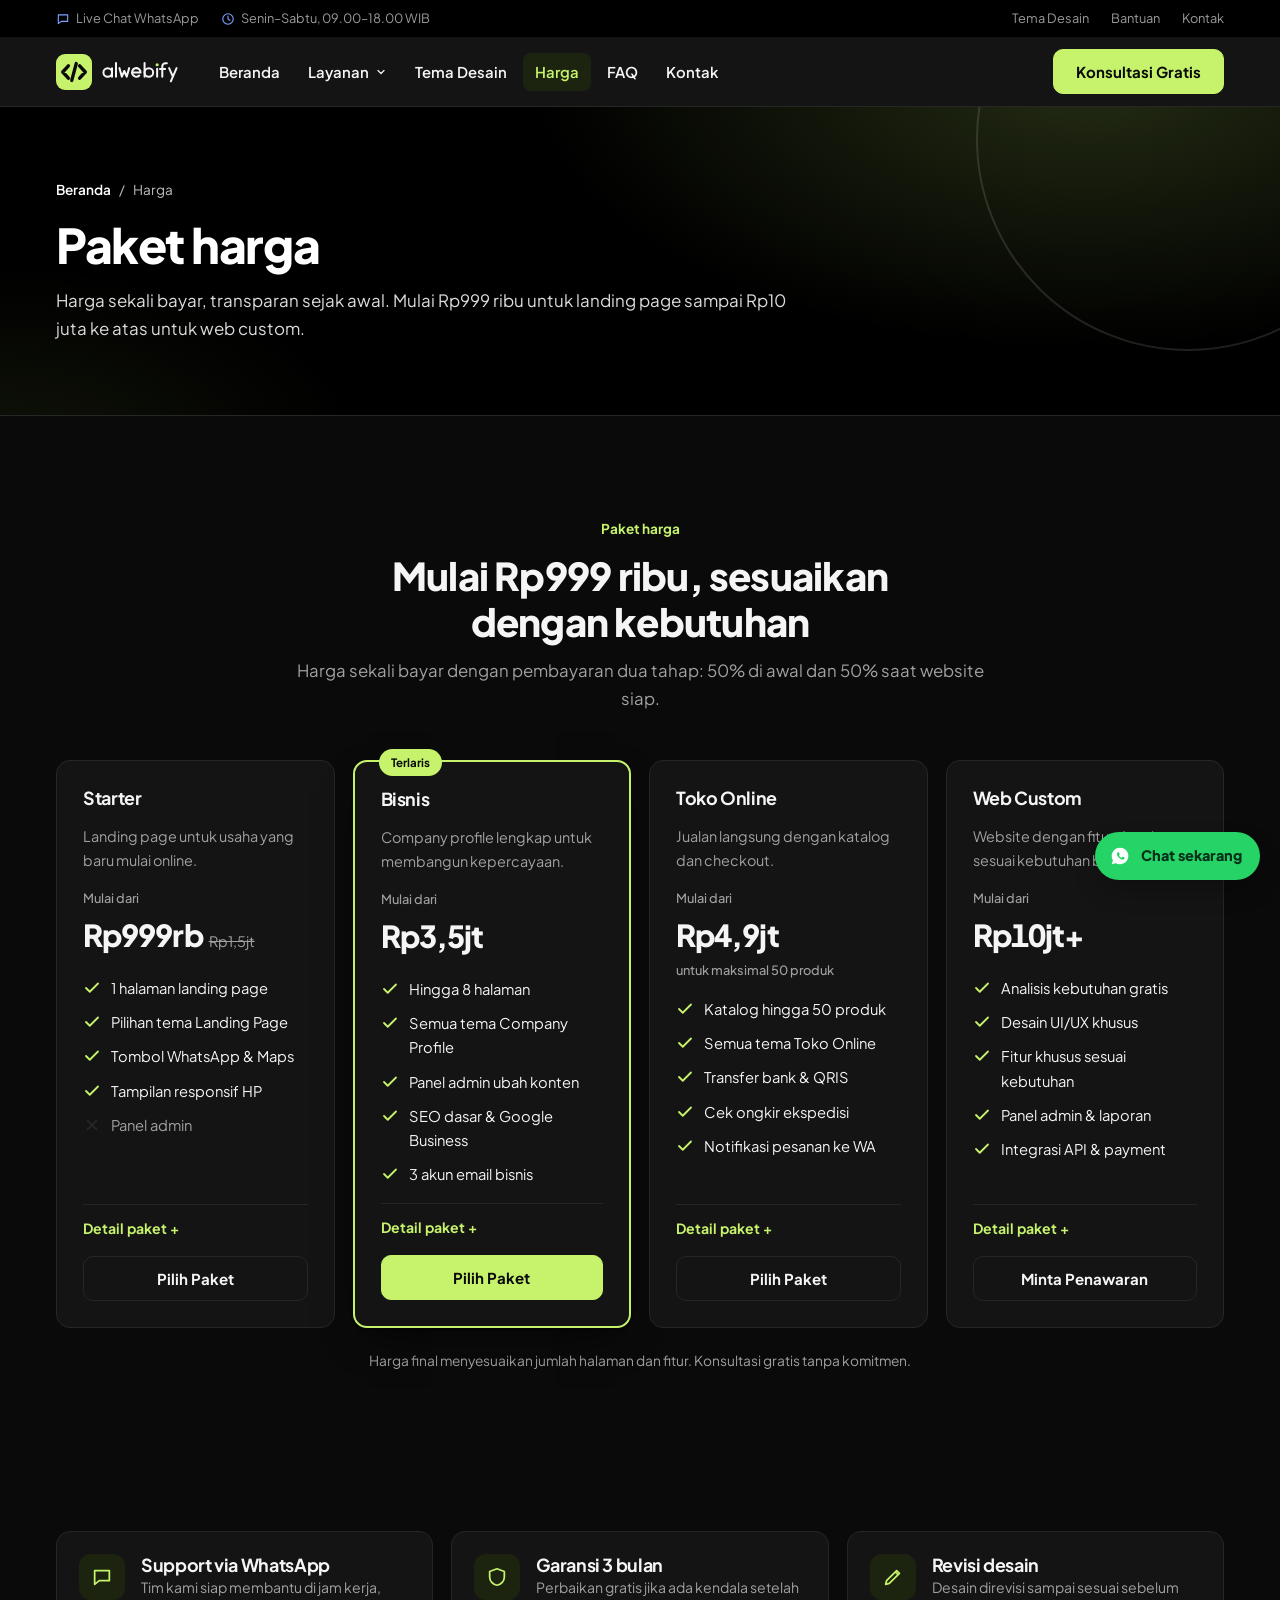
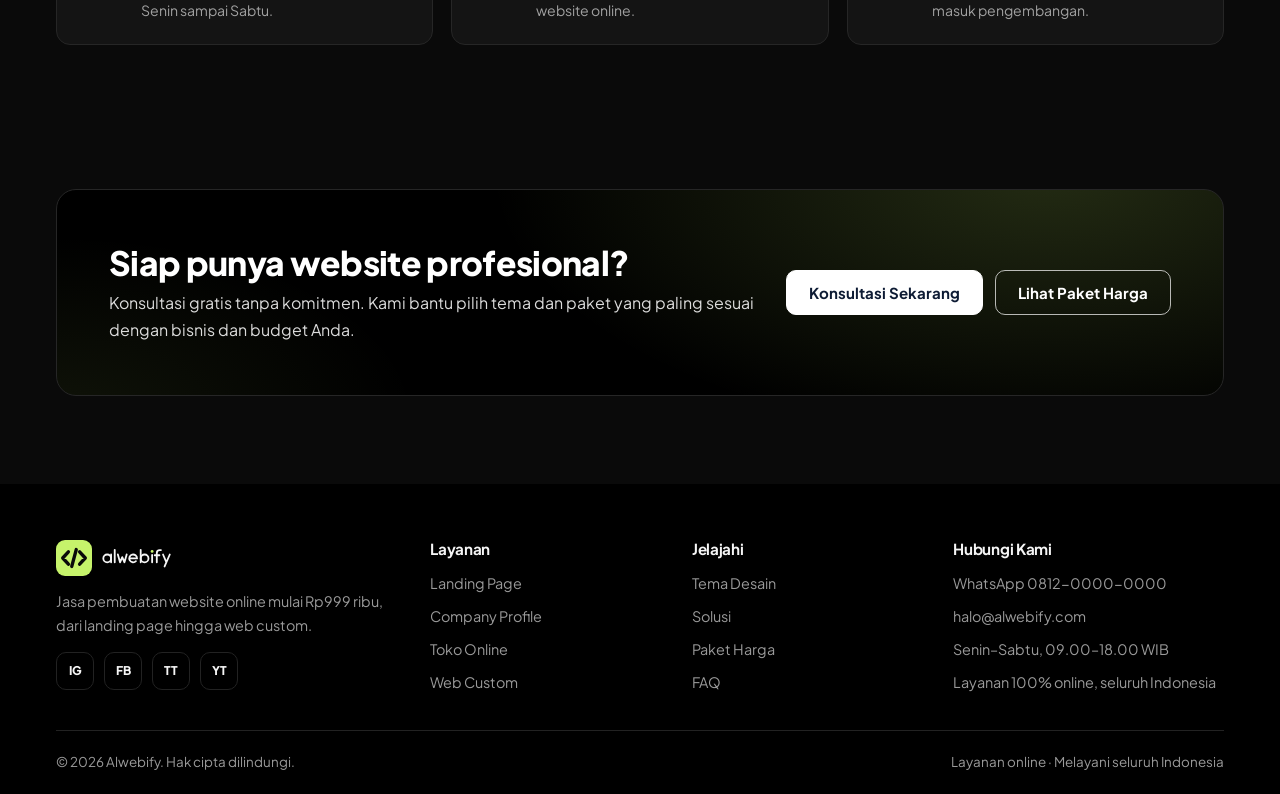
<file: harga.html>
<!doctype html>
<html lang="id">
<head>
<meta charset="utf-8">
<meta name="viewport" content="width=device-width, initial-scale=1, viewport-fit=cover">
<meta name="claude:viewport-fit-sides" content="cover">
<title>Paket Harga | Alwebify</title>
<meta name="description" content="Paket harga pembuatan website Alwebify mulai Rp999 ribu hingga web custom Rp10 juta ke atas.">
<link rel="preconnect" href="https://fonts.googleapis.com">
<link rel="preconnect" href="https://fonts.gstatic.com" crossorigin>
<link rel="stylesheet" href="https://fonts.googleapis.com/css2?family=Fraunces:opsz,wght@9..144,600;9..144,700&family=Plus+Jakarta+Sans:wght@400;500;600;700;800&family=JetBrains+Mono:wght@500&display=swap">
<link rel="icon" type="image/svg+xml" href="logo/alwebify-icon.svg">
<link rel="stylesheet" href="styles.css">
</head>
<body>
<svg width="0" height="0" style="position:absolute" aria-hidden="true">
  <symbol id="i-check" viewBox="0 0 24 24"><path d="M20 6 9 17l-5-5" fill="none" stroke="currentColor" stroke-width="2.4" stroke-linecap="round" stroke-linejoin="round"/></symbol>
  <symbol id="i-x" viewBox="0 0 24 24"><path d="M6 6l12 12M18 6 6 18" fill="none" stroke="currentColor" stroke-width="2.4" stroke-linecap="round"/></symbol>
  <symbol id="i-arrow" viewBox="0 0 24 24"><path d="M5 12h14M13 6l6 6-6 6" fill="none" stroke="currentColor" stroke-width="2.2" stroke-linecap="round" stroke-linejoin="round"/></symbol>
  <symbol id="i-down" viewBox="0 0 24 24"><path d="m6 9 6 6 6-6" fill="none" stroke="currentColor" stroke-width="2.4" stroke-linecap="round" stroke-linejoin="round"/></symbol>
  <symbol id="i-menu" viewBox="0 0 24 24"><path d="M4 7h16M4 12h16M4 17h16" fill="none" stroke="currentColor" stroke-width="2.2" stroke-linecap="round"/></symbol>
  <symbol id="i-layout" viewBox="0 0 24 24"><g fill="none" stroke="currentColor" stroke-width="1.9" stroke-linejoin="round"><rect x="3" y="4" width="18" height="16" rx="2"/><path d="M3 9h18M9 9v11"/></g></symbol>
  <symbol id="i-building" viewBox="0 0 24 24"><g fill="none" stroke="currentColor" stroke-width="1.9" stroke-linejoin="round"><path d="M4 21V5l8-2v18M12 8l8 3v10M2 21h20"/><path d="M7 8h2M7 12h2M7 16h2M15 13h2M15 17h2"/></g></symbol>
  <symbol id="i-cart" viewBox="0 0 24 24"><g fill="none" stroke="currentColor" stroke-width="1.9" stroke-linecap="round" stroke-linejoin="round"><path d="M3 4h2l2.4 11h10.8L21 8H6.2"/><circle cx="9" cy="19.5" r="1.4"/><circle cx="17" cy="19.5" r="1.4"/></g></symbol>
  <symbol id="i-printer" viewBox="0 0 24 24"><g fill="none" stroke="currentColor" stroke-width="1.9" stroke-linejoin="round"><path d="M6 9V3h12v6"/><rect x="3" y="9" width="18" height="8" rx="2"/><path d="M7 14h10v7H7z"/></g></symbol>
  <symbol id="i-code" viewBox="0 0 24 24"><path d="m8 7-5 5 5 5M16 7l5 5-5 5M14 4l-4 16" fill="none" stroke="currentColor" stroke-width="1.9" stroke-linecap="round" stroke-linejoin="round"/></symbol>
  <symbol id="i-shield" viewBox="0 0 24 24"><path d="M12 3 4 6v6c0 4.5 3.4 8.3 8 9 4.6-.7 8-4.5 8-9V6z" fill="none" stroke="currentColor" stroke-width="1.9" stroke-linejoin="round"/></symbol>
  <symbol id="i-chat" viewBox="0 0 24 24"><path d="M4 5h16v11H9l-5 4z" fill="none" stroke="currentColor" stroke-width="1.9" stroke-linejoin="round"/></symbol>
  <symbol id="i-pen" viewBox="0 0 24 24"><path d="M4 20l4-1 11-11-3-3L5 16zM14 6l3 3" fill="none" stroke="currentColor" stroke-width="1.9" stroke-linejoin="round"/></symbol>
  <symbol id="i-refresh" viewBox="0 0 24 24"><path d="M20 11a8 8 0 0 0-14.6-4.5M4 4v4h4M4 13a8 8 0 0 0 14.6 4.5M20 20v-4h-4" fill="none" stroke="currentColor" stroke-width="1.9" stroke-linecap="round" stroke-linejoin="round"/></symbol>
  <symbol id="i-search" viewBox="0 0 24 24"><g fill="none" stroke="currentColor" stroke-width="1.9" stroke-linecap="round"><circle cx="11" cy="11" r="7"/><path d="m20 20-4-4"/></g></symbol>
  <symbol id="i-tool" viewBox="0 0 24 24"><path d="M14.5 5.5a4 4 0 0 0 5 5L12 18l-3 3-3-3 3-3 7.5-7.5zM4 4l5 5" fill="none" stroke="currentColor" stroke-width="1.9" stroke-linejoin="round" stroke-linecap="round"/></symbol>
  <symbol id="i-calc" viewBox="0 0 24 24"><g fill="none" stroke="currentColor" stroke-width="1.9"><rect x="5" y="3" width="14" height="18" rx="2"/><path d="M8 7h8M8 12h2M14 12h2M8 16h2M14 16h2"/></g></symbol>
  <symbol id="i-upload" viewBox="0 0 24 24"><path d="M12 16V4M7 9l5-5 5 5M4 16v4h16v-4" fill="none" stroke="currentColor" stroke-width="1.9" stroke-linecap="round" stroke-linejoin="round"/></symbol>
  <symbol id="i-truck" viewBox="0 0 24 24"><g fill="none" stroke="currentColor" stroke-width="1.9" stroke-linejoin="round"><path d="M2 6h12v10H2zM14 10h4l3 3v3h-7"/><circle cx="6" cy="18" r="1.8"/><circle cx="17" cy="18" r="1.8"/></g></symbol>
  <symbol id="i-grid" viewBox="0 0 24 24"><g fill="none" stroke="currentColor" stroke-width="1.9"><rect x="3" y="3" width="7" height="7" rx="1.5"/><rect x="14" y="3" width="7" height="7" rx="1.5"/><rect x="3" y="14" width="7" height="7" rx="1.5"/><rect x="14" y="14" width="7" height="7" rx="1.5"/></g></symbol>
  <symbol id="i-file" viewBox="0 0 24 24"><path d="M6 3h8l4 4v14H6zM14 3v4h4M9 13l2 2 4-4" fill="none" stroke="currentColor" stroke-width="1.9" stroke-linejoin="round" stroke-linecap="round"/></symbol>
  <symbol id="i-mail" viewBox="0 0 24 24"><g fill="none" stroke="currentColor" stroke-width="1.9" stroke-linejoin="round"><rect x="3" y="5" width="18" height="14" rx="2"/><path d="m3 7 9 6 9-6"/></g></symbol>
  <symbol id="i-clock" viewBox="0 0 24 24"><g fill="none" stroke="currentColor" stroke-width="1.9" stroke-linecap="round"><circle cx="12" cy="12" r="9"/><path d="M12 7v5l3 2"/></g></symbol>
  <symbol id="i-megaphone" viewBox="0 0 24 24"><path d="M3 10v4h3l7 4V6L6 10zM16 9a4 4 0 0 1 0 6M8 14l1 5h3" fill="none" stroke="currentColor" stroke-width="1.9" stroke-linejoin="round" stroke-linecap="round"/></symbol>
  <symbol id="i-palette" viewBox="0 0 24 24"><g fill="none" stroke="currentColor" stroke-width="1.9"><path d="M12 3a9 9 0 1 0 0 18c1.5 0 2-1 2-2s-1-1.5-1-2.5S14 15 15 15h2a4 4 0 0 0 4-4c0-4.4-4-8-9-8z"/><circle cx="7.5" cy="11" r="1.2"/><circle cx="10" cy="7" r="1.2"/><circle cx="15" cy="7.5" r="1.2"/></g></symbol>
</svg>

<div class="topbar">
  <div class="wrap">
    <div class="l">
      <a href="https://wa.me/6281200000000" target="_blank" rel="noopener"><svg><use href="#i-chat"/></svg>Live Chat WhatsApp</a>
      <span style="display:inline-flex;align-items:center;gap:6px"><svg><use href="#i-clock"/></svg>Senin–Sabtu, 09.00–18.00 WIB</span>
    </div>
    <div class="r">
      <a href="tema.html">Tema Desain</a>
      <a href="faq.html">Bantuan</a>
      <a href="kontak.html">Kontak</a>
    </div>
  </div>
</div>

<header class="nav" id="hdr">
  <div class="wrap">
    <a class="logo" href="index.html">
      <svg class="mark" viewBox="0 0 64 64" aria-hidden="true"><rect width="64" height="64" rx="16" fill="#C6F36B"/><g fill="none" stroke="#0A0A0A" stroke-width="6" stroke-linecap="round" stroke-linejoin="round"><path d="M22 21L12 32L22 43M42 21L52 32L42 43M36 17L28 47"/></g></svg><svg class="word" viewBox="-5 5 270 77" aria-hidden="true"><g fill="none" stroke="currentColor" stroke-width="7" stroke-linecap="round" stroke-linejoin="round"><circle cx="15" cy="45" r="15"/><path d="M30 30V60M44 12V60M56 30L64.5 60L73 40L81.5 60L90 30M100 45H130A15 15 0 1 0 125.6 55.6M144 12V60M188 32V60M206 60V24A11 11 0 0 1 217 13H222M198 33H216M230 30L243 60M256 30L236 76"/><circle cx="159" cy="45" r="15"/></g><circle cx="188" cy="18" r="5.5" fill="#C6F36B"/></svg><span class="sr">Alwebify</span>
    </a>
    <ul class="menu" id="menu">
      <li><a href="index.html">Beranda</a></li>
      <li class="has-mega">
        <a href="layanan.html" aria-haspopup="true">Layanan <svg class="caret"><use href="#i-down"/></svg></a>
        <div class="mega">
          <a href="harga.html"><span class="ico"><svg><use href="#i-layout"/></svg></span><b>Landing Page</b><small>Halaman promosi mulai Rp999 ribu</small></a>
          <a href="harga.html"><span class="ico"><svg><use href="#i-building"/></svg></span><b>Company Profile</b><small>Website resmi perusahaan</small></a>
          <a href="harga.html"><span class="ico"><svg><use href="#i-cart"/></svg></span><b>Toko Online</b><small>Katalog, keranjang, checkout</small></a>
          <a href="harga.html"><span class="ico"><svg><use href="#i-code"/></svg></span><b>Web Custom</b><small>Fitur &amp; sistem sesuai kebutuhan, mulai Rp10jt</small></a>
          <a href="layanan.html"><span class="ico"><svg><use href="#i-refresh"/></svg></span><b>Redesign Website</b><small>Perbarui website lama Anda</small></a>
          <a href="layanan.html#solusi"><span class="ico"><svg><use href="#i-search"/></svg></span><b>Cari Solusi</b><small>Temukan paket yang tepat</small></a>
        </div>
      </li>
      <li><a href="tema.html">Tema Desain</a></li>
      <li><a href="harga.html" aria-current="page">Harga</a></li>
      <li><a href="faq.html">FAQ</a></li>
      <li><a href="kontak.html">Kontak</a></li>
    </ul>
    <div class="nav-cta">
      <a class="btn brand" href="kontak.html">Konsultasi Gratis</a>
      <button class="burger" type="button" id="burger" aria-label="Buka menu" aria-expanded="false"><svg><use href="#i-menu"/></svg></button>
    </div>
  </div>
</header>

<main id="top">
  <section class="page-hero">
    <div class="wrap">
      <nav class="crumb" aria-label="Breadcrumb"><a href="index.html">Beranda</a><span>/</span><span>Harga</span></nav>
      <h1>Paket harga</h1>
      <p>Harga sekali bayar, transparan sejak awal. Mulai Rp999 ribu untuk landing page sampai Rp10 juta ke atas untuk web custom.</p>
    </div>
  </section>
<section id="harga">
    <div class="wrap">
      <div class="sec-head">
        <span class="tagline">Paket harga</span>
        <h2>Mulai Rp999 ribu, sesuaikan dengan kebutuhan</h2>
        <p class="lead">Harga sekali bayar dengan pembayaran dua tahap: 50% di awal dan 50% saat website siap.</p>
      </div>
      <div class="plans">
        <article class="plan">
          <h3>Starter</h3>
          <p>Landing page untuk usaha yang baru mulai online.</p>
          <div class="price"><small>Mulai dari</small><strong>Rp999rb</strong><s>Rp1,5jt</s></div>
          <ul>
            <li><svg><use href="#i-check"/></svg>1 halaman landing page</li>
            <li><svg><use href="#i-check"/></svg>Pilihan tema Landing Page</li>
            <li><svg><use href="#i-check"/></svg>Tombol WhatsApp &amp; Maps</li>
            <li><svg><use href="#i-check"/></svg>Tampilan responsif HP</li>
            <li class="no"><svg><use href="#i-x"/></svg>Panel admin</li>
          </ul>
          <details class="more"><summary>Detail paket</summary><ul><li>2 kali revisi desain</li><li>Sertifikat SSL</li><li>Selesai sekitar 5–7 hari kerja</li></ul></details>
          <a class="btn" href="kontak.html" data-plan="Starter (Rp999rb)">Pilih Paket</a>
        </article>
        <article class="plan pop">
          <span class="badge">Terlaris</span>
          <h3>Bisnis</h3>
          <p>Company profile lengkap untuk membangun kepercayaan.</p>
          <div class="price"><small>Mulai dari</small><strong>Rp3,5jt</strong></div>
          <ul>
            <li><svg><use href="#i-check"/></svg>Hingga 8 halaman</li>
            <li><svg><use href="#i-check"/></svg>Semua tema Company Profile</li>
            <li><svg><use href="#i-check"/></svg>Panel admin ubah konten</li>
            <li><svg><use href="#i-check"/></svg>SEO dasar &amp; Google Business</li>
            <li><svg><use href="#i-check"/></svg>3 akun email bisnis</li>
          </ul>
          <details class="more"><summary>Detail paket</summary><ul><li>4 kali revisi desain</li><li>Formulir kontak &amp; galeri</li><li>Selesai sekitar 10–14 hari kerja</li></ul></details>
          <a class="btn brand" href="kontak.html" data-plan="Bisnis (Rp3,5jt)">Pilih Paket</a>
        </article>
        <article class="plan">
          <h3>Toko Online</h3>
          <p>Jualan langsung dengan katalog dan checkout.</p>
          <div class="price"><small>Mulai dari</small><strong>Rp4,9jt</strong><small>untuk maksimal 50 produk</small></div>
          <ul>
            <li><svg><use href="#i-check"/></svg>Katalog hingga 50 produk</li>
            <li><svg><use href="#i-check"/></svg>Semua tema Toko Online</li>
            <li><svg><use href="#i-check"/></svg>Transfer bank &amp; QRIS</li>
            <li><svg><use href="#i-check"/></svg>Cek ongkir ekspedisi</li>
            <li><svg><use href="#i-check"/></svg>Notifikasi pesanan ke WA</li>
          </ul>
          <details class="more"><summary>Detail paket</summary><ul><li>Konfirmasi pembayaran manual dari panel admin</li><li>Laporan penjualan sederhana</li><li>Pelatihan admin 1 sesi</li><li>Selesai sekitar 14 hari kerja</li><li>Lebih dari 50 produk: harga menyesuaikan jumlah produk</li><li>Payment gateway otomatis atau kupon diskon: biaya tambahan</li></ul></details>
          <a class="btn" href="kontak.html" data-plan="Toko Online (Rp4,9jt)">Pilih Paket</a>
        </article>
        <article class="plan">
          <h3>Web Custom</h3>
          <p>Website dengan fitur dan sistem sesuai kebutuhan bisnis.</p>
          <div class="price"><small>Mulai dari</small><strong>Rp10jt+</strong></div>
          <ul>
            <li><svg><use href="#i-check"/></svg>Analisis kebutuhan gratis</li>
            <li><svg><use href="#i-check"/></svg>Desain UI/UX khusus</li>
            <li><svg><use href="#i-check"/></svg>Fitur khusus sesuai kebutuhan</li>
            <li><svg><use href="#i-check"/></svg>Panel admin &amp; laporan</li>
            <li><svg><use href="#i-check"/></svg>Integrasi API &amp; payment</li>
          </ul>
          <details class="more"><summary>Detail paket</summary><ul><li>Database &amp; laporan</li><li>Hak akses bertingkat</li><li>Dokumentasi &amp; pelatihan tim</li><li>Waktu pengerjaan sesuai lingkup</li></ul></details>
          <a class="btn" href="kontak.html" data-plan="Web Custom (Rp10jt+)">Minta Penawaran</a>
        </article>
      </div>
      <p class="note">Harga final menyesuaikan jumlah halaman dan fitur. Konsultasi gratis tanpa komitmen.</p>
    </div>
  </section>

  <section style="padding-block:56px">
    <div class="wrap support">
      <div><span class="ico"><svg><use href="#i-chat"/></svg></span><span><h3>Support via WhatsApp</h3><p>Tim kami siap membantu di jam kerja, Senin sampai Sabtu.</p></span></div>
      <div><span class="ico"><svg><use href="#i-shield"/></svg></span><span><h3>Garansi 3 bulan</h3><p>Perbaikan gratis jika ada kendala setelah website online.</p></span></div>
      <div><span class="ico"><svg><use href="#i-pen"/></svg></span><span><h3>Revisi desain</h3><p>Desain direvisi sampai sesuai sebelum masuk pengembangan.</p></span></div>
    </div>
  </section>

    <section class="cta-band">
    <div class="wrap">
      <div class="cta-box">
        <div>
          <h2>Siap punya website profesional?</h2>
          <p>Konsultasi gratis tanpa komitmen. Kami bantu pilih tema dan paket yang paling sesuai dengan bisnis dan budget Anda.</p>
        </div>
        <div class="acts">
          <a class="btn" href="kontak.html">Konsultasi Sekarang</a>
          <a class="btn ghost" href="harga.html">Lihat Paket Harga</a>
        </div>
      </div>
    </div>
  </section>
</main>

<footer>
  <div class="wrap">
    <div class="fgrid">
      <div class="fbrand">
        <a class="logo" href="index.html">
          <svg class="mark" viewBox="0 0 64 64" aria-hidden="true"><rect width="64" height="64" rx="16" fill="#C6F36B"/><g fill="none" stroke="#0A0A0A" stroke-width="6" stroke-linecap="round" stroke-linejoin="round"><path d="M22 21L12 32L22 43M42 21L52 32L42 43M36 17L28 47"/></g></svg><svg class="word" viewBox="-5 5 270 77" aria-hidden="true"><g fill="none" stroke="currentColor" stroke-width="7" stroke-linecap="round" stroke-linejoin="round"><circle cx="15" cy="45" r="15"/><path d="M30 30V60M44 12V60M56 30L64.5 60L73 40L81.5 60L90 30M100 45H130A15 15 0 1 0 125.6 55.6M144 12V60M188 32V60M206 60V24A11 11 0 0 1 217 13H222M198 33H216M230 30L243 60M256 30L236 76"/><circle cx="159" cy="45" r="15"/></g><circle cx="188" cy="18" r="5.5" fill="#C6F36B"/></svg><span class="sr">Alwebify</span>
        </a>
        <p>Jasa pembuatan website online mulai Rp999 ribu, dari landing page hingga web custom.</p>
        <div class="social"><a href="index.html" aria-label="Instagram">IG</a><a href="index.html" aria-label="Facebook">FB</a><a href="index.html" aria-label="TikTok">TT</a><a href="index.html" aria-label="YouTube">YT</a></div>
      </div>
      <div>
        <h4>Layanan</h4>
        <ul><li><a href="harga.html">Landing Page</a></li><li><a href="harga.html">Company Profile</a></li><li><a href="harga.html">Toko Online</a></li><li><a href="harga.html">Web Custom</a></li></ul>
      </div>
      <div>
        <h4>Jelajahi</h4>
        <ul><li><a href="tema.html">Tema Desain</a></li><li><a href="layanan.html#solusi">Solusi</a></li><li><a href="harga.html">Paket Harga</a></li><li><a href="faq.html">FAQ</a></li></ul>
      </div>
      <div>
        <h4>Hubungi Kami</h4>
        <ul><li>WhatsApp 0812-0000-0000</li><li>halo@alwebify.com</li><li>Senin–Sabtu, 09.00–18.00 WIB</li><li>Layanan 100% online, seluruh Indonesia</li></ul>
      </div>
    </div>
    <div class="fbottom">
      <span>© 2026 Alwebify. Hak cipta dilindungi.</span>
      <span>Layanan online · Melayani seluruh Indonesia</span>
    </div>
  </div>
</footer>

<a class="wa" href="https://wa.me/6281200000000" target="_blank" rel="noopener" aria-label="Chat WhatsApp">
  <svg viewBox="0 0 24 24" aria-hidden="true"><path d="M12 3a9 9 0 0 0-7.8 13.5L3 21l4.6-1.2A9 9 0 1 0 12 3z" fill="#fff"/><path d="M9 8.5c.3-.6.6-.6.9-.6h.5c.2 0 .4 0 .5.4l.7 1.6c.1.2 0 .4-.1.6l-.5.6c-.1.1-.2.3 0 .5.4.7 1.3 1.7 2.5 2.2.2.1.4.1.5-.1l.7-.8c.2-.2.4-.2.6-.1l1.5.7c.3.1.3.3.3.5 0 .5-.3 1.4-1.1 1.7-.7.3-1.6.3-3.3-.5-2-1-3.3-3-3.5-3.4-.3-.5-.8-1.6-.2-2.9z" fill="#25D366"/></svg>
  <span>Chat sekarang</span>
</a>
<script src="app.js"></script>
</body>
</html>
</file>
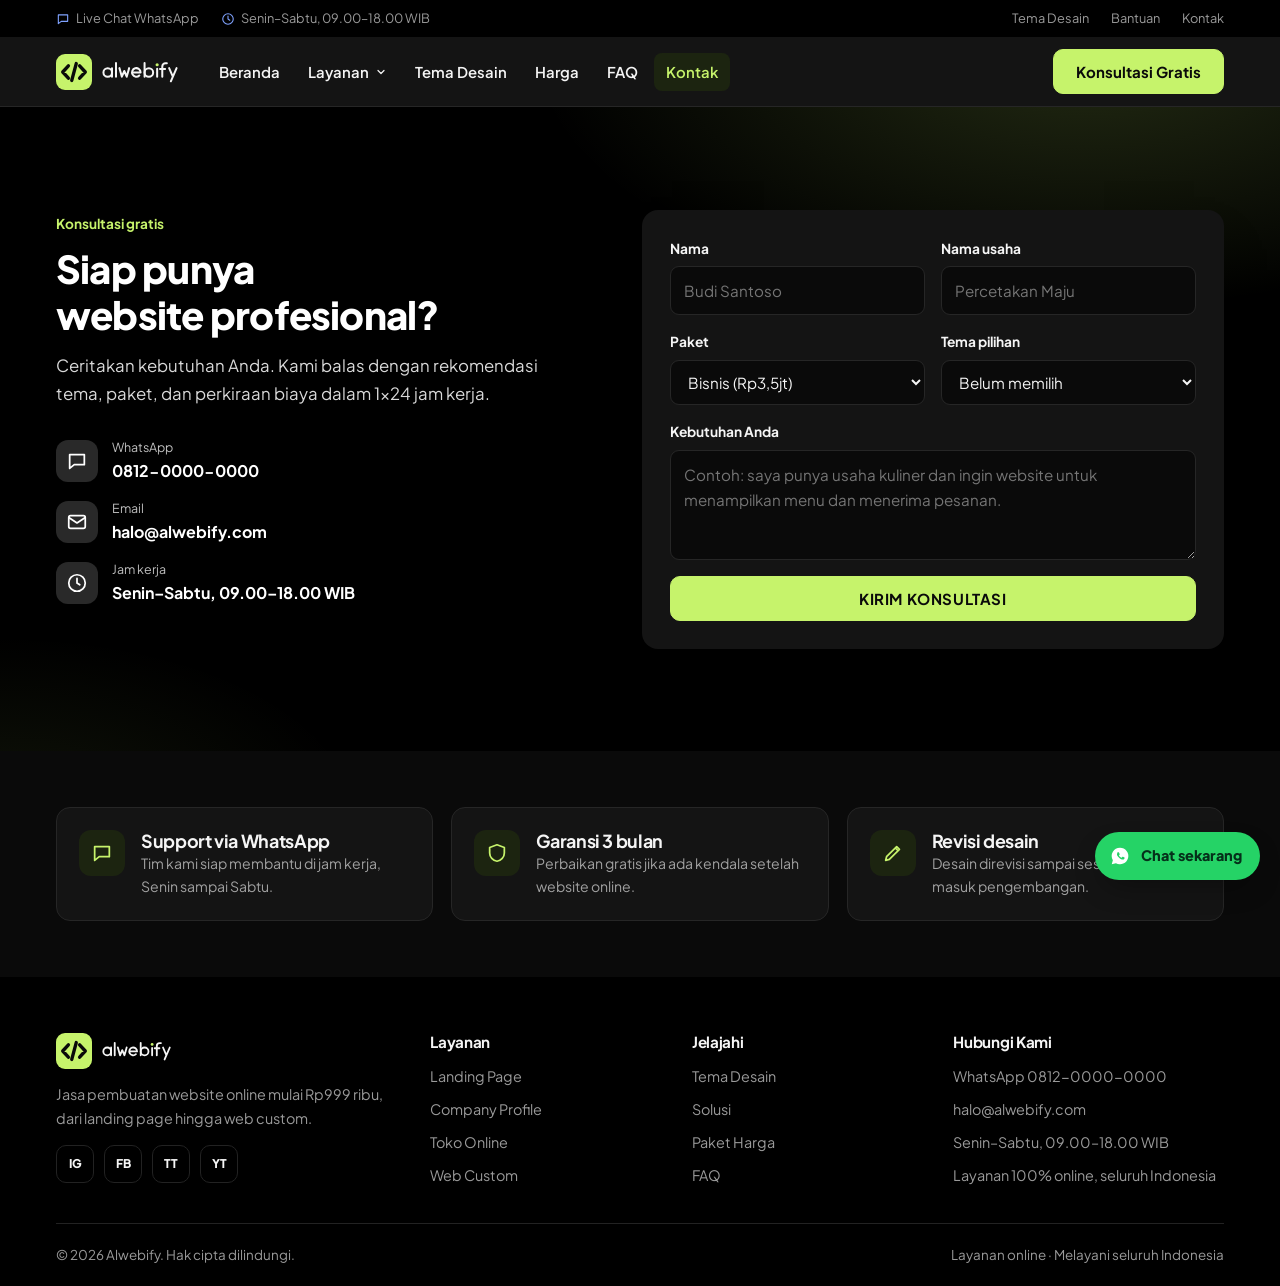
<file: kontak.html>
<!doctype html>
<html lang="id">
<head>
<meta charset="utf-8">
<meta name="viewport" content="width=device-width, initial-scale=1, viewport-fit=cover">
<meta name="claude:viewport-fit-sides" content="cover">
<title>Kontak | Alwebify</title>
<meta name="description" content="Hubungi Alwebify untuk konsultasi gratis pembuatan website.">
<link rel="preconnect" href="https://fonts.googleapis.com">
<link rel="preconnect" href="https://fonts.gstatic.com" crossorigin>
<link rel="stylesheet" href="https://fonts.googleapis.com/css2?family=Fraunces:opsz,wght@9..144,600;9..144,700&family=Plus+Jakarta+Sans:wght@400;500;600;700;800&family=JetBrains+Mono:wght@500&display=swap">
<link rel="icon" type="image/svg+xml" href="logo/alwebify-icon.svg">
<link rel="stylesheet" href="styles.css">
</head>
<body>
<svg width="0" height="0" style="position:absolute" aria-hidden="true">
  <symbol id="i-check" viewBox="0 0 24 24"><path d="M20 6 9 17l-5-5" fill="none" stroke="currentColor" stroke-width="2.4" stroke-linecap="round" stroke-linejoin="round"/></symbol>
  <symbol id="i-x" viewBox="0 0 24 24"><path d="M6 6l12 12M18 6 6 18" fill="none" stroke="currentColor" stroke-width="2.4" stroke-linecap="round"/></symbol>
  <symbol id="i-arrow" viewBox="0 0 24 24"><path d="M5 12h14M13 6l6 6-6 6" fill="none" stroke="currentColor" stroke-width="2.2" stroke-linecap="round" stroke-linejoin="round"/></symbol>
  <symbol id="i-down" viewBox="0 0 24 24"><path d="m6 9 6 6 6-6" fill="none" stroke="currentColor" stroke-width="2.4" stroke-linecap="round" stroke-linejoin="round"/></symbol>
  <symbol id="i-menu" viewBox="0 0 24 24"><path d="M4 7h16M4 12h16M4 17h16" fill="none" stroke="currentColor" stroke-width="2.2" stroke-linecap="round"/></symbol>
  <symbol id="i-layout" viewBox="0 0 24 24"><g fill="none" stroke="currentColor" stroke-width="1.9" stroke-linejoin="round"><rect x="3" y="4" width="18" height="16" rx="2"/><path d="M3 9h18M9 9v11"/></g></symbol>
  <symbol id="i-building" viewBox="0 0 24 24"><g fill="none" stroke="currentColor" stroke-width="1.9" stroke-linejoin="round"><path d="M4 21V5l8-2v18M12 8l8 3v10M2 21h20"/><path d="M7 8h2M7 12h2M7 16h2M15 13h2M15 17h2"/></g></symbol>
  <symbol id="i-cart" viewBox="0 0 24 24"><g fill="none" stroke="currentColor" stroke-width="1.9" stroke-linecap="round" stroke-linejoin="round"><path d="M3 4h2l2.4 11h10.8L21 8H6.2"/><circle cx="9" cy="19.5" r="1.4"/><circle cx="17" cy="19.5" r="1.4"/></g></symbol>
  <symbol id="i-printer" viewBox="0 0 24 24"><g fill="none" stroke="currentColor" stroke-width="1.9" stroke-linejoin="round"><path d="M6 9V3h12v6"/><rect x="3" y="9" width="18" height="8" rx="2"/><path d="M7 14h10v7H7z"/></g></symbol>
  <symbol id="i-code" viewBox="0 0 24 24"><path d="m8 7-5 5 5 5M16 7l5 5-5 5M14 4l-4 16" fill="none" stroke="currentColor" stroke-width="1.9" stroke-linecap="round" stroke-linejoin="round"/></symbol>
  <symbol id="i-shield" viewBox="0 0 24 24"><path d="M12 3 4 6v6c0 4.5 3.4 8.3 8 9 4.6-.7 8-4.5 8-9V6z" fill="none" stroke="currentColor" stroke-width="1.9" stroke-linejoin="round"/></symbol>
  <symbol id="i-chat" viewBox="0 0 24 24"><path d="M4 5h16v11H9l-5 4z" fill="none" stroke="currentColor" stroke-width="1.9" stroke-linejoin="round"/></symbol>
  <symbol id="i-pen" viewBox="0 0 24 24"><path d="M4 20l4-1 11-11-3-3L5 16zM14 6l3 3" fill="none" stroke="currentColor" stroke-width="1.9" stroke-linejoin="round"/></symbol>
  <symbol id="i-refresh" viewBox="0 0 24 24"><path d="M20 11a8 8 0 0 0-14.6-4.5M4 4v4h4M4 13a8 8 0 0 0 14.6 4.5M20 20v-4h-4" fill="none" stroke="currentColor" stroke-width="1.9" stroke-linecap="round" stroke-linejoin="round"/></symbol>
  <symbol id="i-search" viewBox="0 0 24 24"><g fill="none" stroke="currentColor" stroke-width="1.9" stroke-linecap="round"><circle cx="11" cy="11" r="7"/><path d="m20 20-4-4"/></g></symbol>
  <symbol id="i-tool" viewBox="0 0 24 24"><path d="M14.5 5.5a4 4 0 0 0 5 5L12 18l-3 3-3-3 3-3 7.5-7.5zM4 4l5 5" fill="none" stroke="currentColor" stroke-width="1.9" stroke-linejoin="round" stroke-linecap="round"/></symbol>
  <symbol id="i-calc" viewBox="0 0 24 24"><g fill="none" stroke="currentColor" stroke-width="1.9"><rect x="5" y="3" width="14" height="18" rx="2"/><path d="M8 7h8M8 12h2M14 12h2M8 16h2M14 16h2"/></g></symbol>
  <symbol id="i-upload" viewBox="0 0 24 24"><path d="M12 16V4M7 9l5-5 5 5M4 16v4h16v-4" fill="none" stroke="currentColor" stroke-width="1.9" stroke-linecap="round" stroke-linejoin="round"/></symbol>
  <symbol id="i-truck" viewBox="0 0 24 24"><g fill="none" stroke="currentColor" stroke-width="1.9" stroke-linejoin="round"><path d="M2 6h12v10H2zM14 10h4l3 3v3h-7"/><circle cx="6" cy="18" r="1.8"/><circle cx="17" cy="18" r="1.8"/></g></symbol>
  <symbol id="i-grid" viewBox="0 0 24 24"><g fill="none" stroke="currentColor" stroke-width="1.9"><rect x="3" y="3" width="7" height="7" rx="1.5"/><rect x="14" y="3" width="7" height="7" rx="1.5"/><rect x="3" y="14" width="7" height="7" rx="1.5"/><rect x="14" y="14" width="7" height="7" rx="1.5"/></g></symbol>
  <symbol id="i-file" viewBox="0 0 24 24"><path d="M6 3h8l4 4v14H6zM14 3v4h4M9 13l2 2 4-4" fill="none" stroke="currentColor" stroke-width="1.9" stroke-linejoin="round" stroke-linecap="round"/></symbol>
  <symbol id="i-mail" viewBox="0 0 24 24"><g fill="none" stroke="currentColor" stroke-width="1.9" stroke-linejoin="round"><rect x="3" y="5" width="18" height="14" rx="2"/><path d="m3 7 9 6 9-6"/></g></symbol>
  <symbol id="i-clock" viewBox="0 0 24 24"><g fill="none" stroke="currentColor" stroke-width="1.9" stroke-linecap="round"><circle cx="12" cy="12" r="9"/><path d="M12 7v5l3 2"/></g></symbol>
  <symbol id="i-megaphone" viewBox="0 0 24 24"><path d="M3 10v4h3l7 4V6L6 10zM16 9a4 4 0 0 1 0 6M8 14l1 5h3" fill="none" stroke="currentColor" stroke-width="1.9" stroke-linejoin="round" stroke-linecap="round"/></symbol>
  <symbol id="i-palette" viewBox="0 0 24 24"><g fill="none" stroke="currentColor" stroke-width="1.9"><path d="M12 3a9 9 0 1 0 0 18c1.5 0 2-1 2-2s-1-1.5-1-2.5S14 15 15 15h2a4 4 0 0 0 4-4c0-4.4-4-8-9-8z"/><circle cx="7.5" cy="11" r="1.2"/><circle cx="10" cy="7" r="1.2"/><circle cx="15" cy="7.5" r="1.2"/></g></symbol>
</svg>

<div class="topbar">
  <div class="wrap">
    <div class="l">
      <a href="https://wa.me/6281200000000" target="_blank" rel="noopener"><svg><use href="#i-chat"/></svg>Live Chat WhatsApp</a>
      <span style="display:inline-flex;align-items:center;gap:6px"><svg><use href="#i-clock"/></svg>Senin–Sabtu, 09.00–18.00 WIB</span>
    </div>
    <div class="r">
      <a href="tema.html">Tema Desain</a>
      <a href="faq.html">Bantuan</a>
      <a href="kontak.html">Kontak</a>
    </div>
  </div>
</div>

<header class="nav" id="hdr">
  <div class="wrap">
    <a class="logo" href="index.html">
      <svg class="mark" viewBox="0 0 64 64" aria-hidden="true"><rect width="64" height="64" rx="16" fill="#C6F36B"/><g fill="none" stroke="#0A0A0A" stroke-width="6" stroke-linecap="round" stroke-linejoin="round"><path d="M22 21L12 32L22 43M42 21L52 32L42 43M36 17L28 47"/></g></svg><svg class="word" viewBox="-5 5 270 77" aria-hidden="true"><g fill="none" stroke="currentColor" stroke-width="7" stroke-linecap="round" stroke-linejoin="round"><circle cx="15" cy="45" r="15"/><path d="M30 30V60M44 12V60M56 30L64.5 60L73 40L81.5 60L90 30M100 45H130A15 15 0 1 0 125.6 55.6M144 12V60M188 32V60M206 60V24A11 11 0 0 1 217 13H222M198 33H216M230 30L243 60M256 30L236 76"/><circle cx="159" cy="45" r="15"/></g><circle cx="188" cy="18" r="5.5" fill="#C6F36B"/></svg><span class="sr">Alwebify</span>
    </a>
    <ul class="menu" id="menu">
      <li><a href="index.html">Beranda</a></li>
      <li class="has-mega">
        <a href="layanan.html" aria-haspopup="true">Layanan <svg class="caret"><use href="#i-down"/></svg></a>
        <div class="mega">
          <a href="harga.html"><span class="ico"><svg><use href="#i-layout"/></svg></span><b>Landing Page</b><small>Halaman promosi mulai Rp999 ribu</small></a>
          <a href="harga.html"><span class="ico"><svg><use href="#i-building"/></svg></span><b>Company Profile</b><small>Website resmi perusahaan</small></a>
          <a href="harga.html"><span class="ico"><svg><use href="#i-cart"/></svg></span><b>Toko Online</b><small>Katalog, keranjang, checkout</small></a>
          <a href="harga.html"><span class="ico"><svg><use href="#i-code"/></svg></span><b>Web Custom</b><small>Fitur &amp; sistem sesuai kebutuhan, mulai Rp10jt</small></a>
          <a href="layanan.html"><span class="ico"><svg><use href="#i-refresh"/></svg></span><b>Redesign Website</b><small>Perbarui website lama Anda</small></a>
          <a href="layanan.html#solusi"><span class="ico"><svg><use href="#i-search"/></svg></span><b>Cari Solusi</b><small>Temukan paket yang tepat</small></a>
        </div>
      </li>
      <li><a href="tema.html">Tema Desain</a></li>
      <li><a href="harga.html">Harga</a></li>
      <li><a href="faq.html">FAQ</a></li>
      <li><a href="kontak.html" aria-current="page">Kontak</a></li>
    </ul>
    <div class="nav-cta">
      <a class="btn brand" href="kontak.html">Konsultasi Gratis</a>
      <button class="burger" type="button" id="burger" aria-label="Buka menu" aria-expanded="false"><svg><use href="#i-menu"/></svg></button>
    </div>
  </div>
</header>

<main id="top">
<section id="kontak" class="contact">
    <div class="wrap">
      <div>
        <span class="tagline">Konsultasi gratis</span>
        <h2>Siap punya website profesional?</h2>
        <p class="lead">Ceritakan kebutuhan Anda. Kami balas dengan rekomendasi tema, paket, dan perkiraan biaya dalam 1×24 jam kerja.</p>
        <div class="direct">
          <div><span class="ico"><svg><use href="#i-chat"/></svg></span><span><small>WhatsApp</small><b>0812-0000-0000</b></span></div>
          <div><span class="ico"><svg><use href="#i-mail"/></svg></span><span><small>Email</small><b>halo@alwebify.com</b></span></div>
          <div><span class="ico"><svg><use href="#i-clock"/></svg></span><span><small>Jam kerja</small><b>Senin–Sabtu, 09.00–18.00 WIB</b></span></div>
        </div>
      </div>
      <form id="form" class="cform" novalidate>
        <div class="row">
          <label for="nama">Nama<input id="nama" name="nama" required placeholder="Budi Santoso"></label>
          <label for="usaha">Nama usaha<input id="usaha" name="usaha" placeholder="Percetakan Maju"></label>
        </div>
        <div class="row">
          <label for="paket">Paket
            <select id="paket" name="paket">
              <option>Starter (Rp999rb)</option><option selected>Bisnis (Rp3,5jt)</option><option>Toko Online (Rp4,9jt)</option><option>Web Custom (Rp10jt+)</option><option>Belum tahu</option>
            </select>
          </label>
          <label for="tema">Tema pilihan
            <select id="tema" name="tema">
              <option>Belum memilih</option><option>Tema Senja</option><option>Tema Gerak</option><option>Tema Lestari</option><option>Tema Korporat</option><option>Tema Griya</option><option>Tema Nusantara</option><option>Tema Segar</option><option>Tema Cetak</option><option>Tema Sehati (reservasi)</option>
            </select>
          </label>
        </div>
        <label for="pesan">Kebutuhan Anda<textarea id="pesan" name="pesan" placeholder="Contoh: saya punya usaha kuliner dan ingin website untuk menampilkan menu dan menerima pesanan."></textarea></label>
        <button class="btn cta" type="submit">Kirim Konsultasi</button>
        <div class="out" id="out" hidden aria-live="polite">
          <strong>Pesan siap. Salin lalu kirim ke WhatsApp kami.</strong>
          <pre id="msg"></pre>
          <button class="btn" type="button" id="copy">Salin pesan</button>
        </div>
      </form>
    </div>
  </section>
<section style="padding-block:56px">
    <div class="wrap support">
      <div><span class="ico"><svg><use href="#i-chat"/></svg></span><span><h3>Support via WhatsApp</h3><p>Tim kami siap membantu di jam kerja, Senin sampai Sabtu.</p></span></div>
      <div><span class="ico"><svg><use href="#i-shield"/></svg></span><span><h3>Garansi 3 bulan</h3><p>Perbaikan gratis jika ada kendala setelah website online.</p></span></div>
      <div><span class="ico"><svg><use href="#i-pen"/></svg></span><span><h3>Revisi desain</h3><p>Desain direvisi sampai sesuai sebelum masuk pengembangan.</p></span></div>
    </div>
  </section>

  </main>

<footer>
  <div class="wrap">
    <div class="fgrid">
      <div class="fbrand">
        <a class="logo" href="index.html">
          <svg class="mark" viewBox="0 0 64 64" aria-hidden="true"><rect width="64" height="64" rx="16" fill="#C6F36B"/><g fill="none" stroke="#0A0A0A" stroke-width="6" stroke-linecap="round" stroke-linejoin="round"><path d="M22 21L12 32L22 43M42 21L52 32L42 43M36 17L28 47"/></g></svg><svg class="word" viewBox="-5 5 270 77" aria-hidden="true"><g fill="none" stroke="currentColor" stroke-width="7" stroke-linecap="round" stroke-linejoin="round"><circle cx="15" cy="45" r="15"/><path d="M30 30V60M44 12V60M56 30L64.5 60L73 40L81.5 60L90 30M100 45H130A15 15 0 1 0 125.6 55.6M144 12V60M188 32V60M206 60V24A11 11 0 0 1 217 13H222M198 33H216M230 30L243 60M256 30L236 76"/><circle cx="159" cy="45" r="15"/></g><circle cx="188" cy="18" r="5.5" fill="#C6F36B"/></svg><span class="sr">Alwebify</span>
        </a>
        <p>Jasa pembuatan website online mulai Rp999 ribu, dari landing page hingga web custom.</p>
        <div class="social"><a href="index.html" aria-label="Instagram">IG</a><a href="index.html" aria-label="Facebook">FB</a><a href="index.html" aria-label="TikTok">TT</a><a href="index.html" aria-label="YouTube">YT</a></div>
      </div>
      <div>
        <h4>Layanan</h4>
        <ul><li><a href="harga.html">Landing Page</a></li><li><a href="harga.html">Company Profile</a></li><li><a href="harga.html">Toko Online</a></li><li><a href="harga.html">Web Custom</a></li></ul>
      </div>
      <div>
        <h4>Jelajahi</h4>
        <ul><li><a href="tema.html">Tema Desain</a></li><li><a href="layanan.html#solusi">Solusi</a></li><li><a href="harga.html">Paket Harga</a></li><li><a href="faq.html">FAQ</a></li></ul>
      </div>
      <div>
        <h4>Hubungi Kami</h4>
        <ul><li>WhatsApp 0812-0000-0000</li><li>halo@alwebify.com</li><li>Senin–Sabtu, 09.00–18.00 WIB</li><li>Layanan 100% online, seluruh Indonesia</li></ul>
      </div>
    </div>
    <div class="fbottom">
      <span>© 2026 Alwebify. Hak cipta dilindungi.</span>
      <span>Layanan online · Melayani seluruh Indonesia</span>
    </div>
  </div>
</footer>

<a class="wa" href="https://wa.me/6281200000000" target="_blank" rel="noopener" aria-label="Chat WhatsApp">
  <svg viewBox="0 0 24 24" aria-hidden="true"><path d="M12 3a9 9 0 0 0-7.8 13.5L3 21l4.6-1.2A9 9 0 1 0 12 3z" fill="#fff"/><path d="M9 8.5c.3-.6.6-.6.9-.6h.5c.2 0 .4 0 .5.4l.7 1.6c.1.2 0 .4-.1.6l-.5.6c-.1.1-.2.3 0 .5.4.7 1.3 1.7 2.5 2.2.2.1.4.1.5-.1l.7-.8c.2-.2.4-.2.6-.1l1.5.7c.3.1.3.3.3.5 0 .5-.3 1.4-1.1 1.7-.7.3-1.6.3-3.3-.5-2-1-3.3-3-3.5-3.4-.3-.5-.8-1.6-.2-2.9z" fill="#25D366"/></svg>
  <span>Chat sekarang</span>
</a>
<script src="app.js"></script>
</body>
</html>
</file>
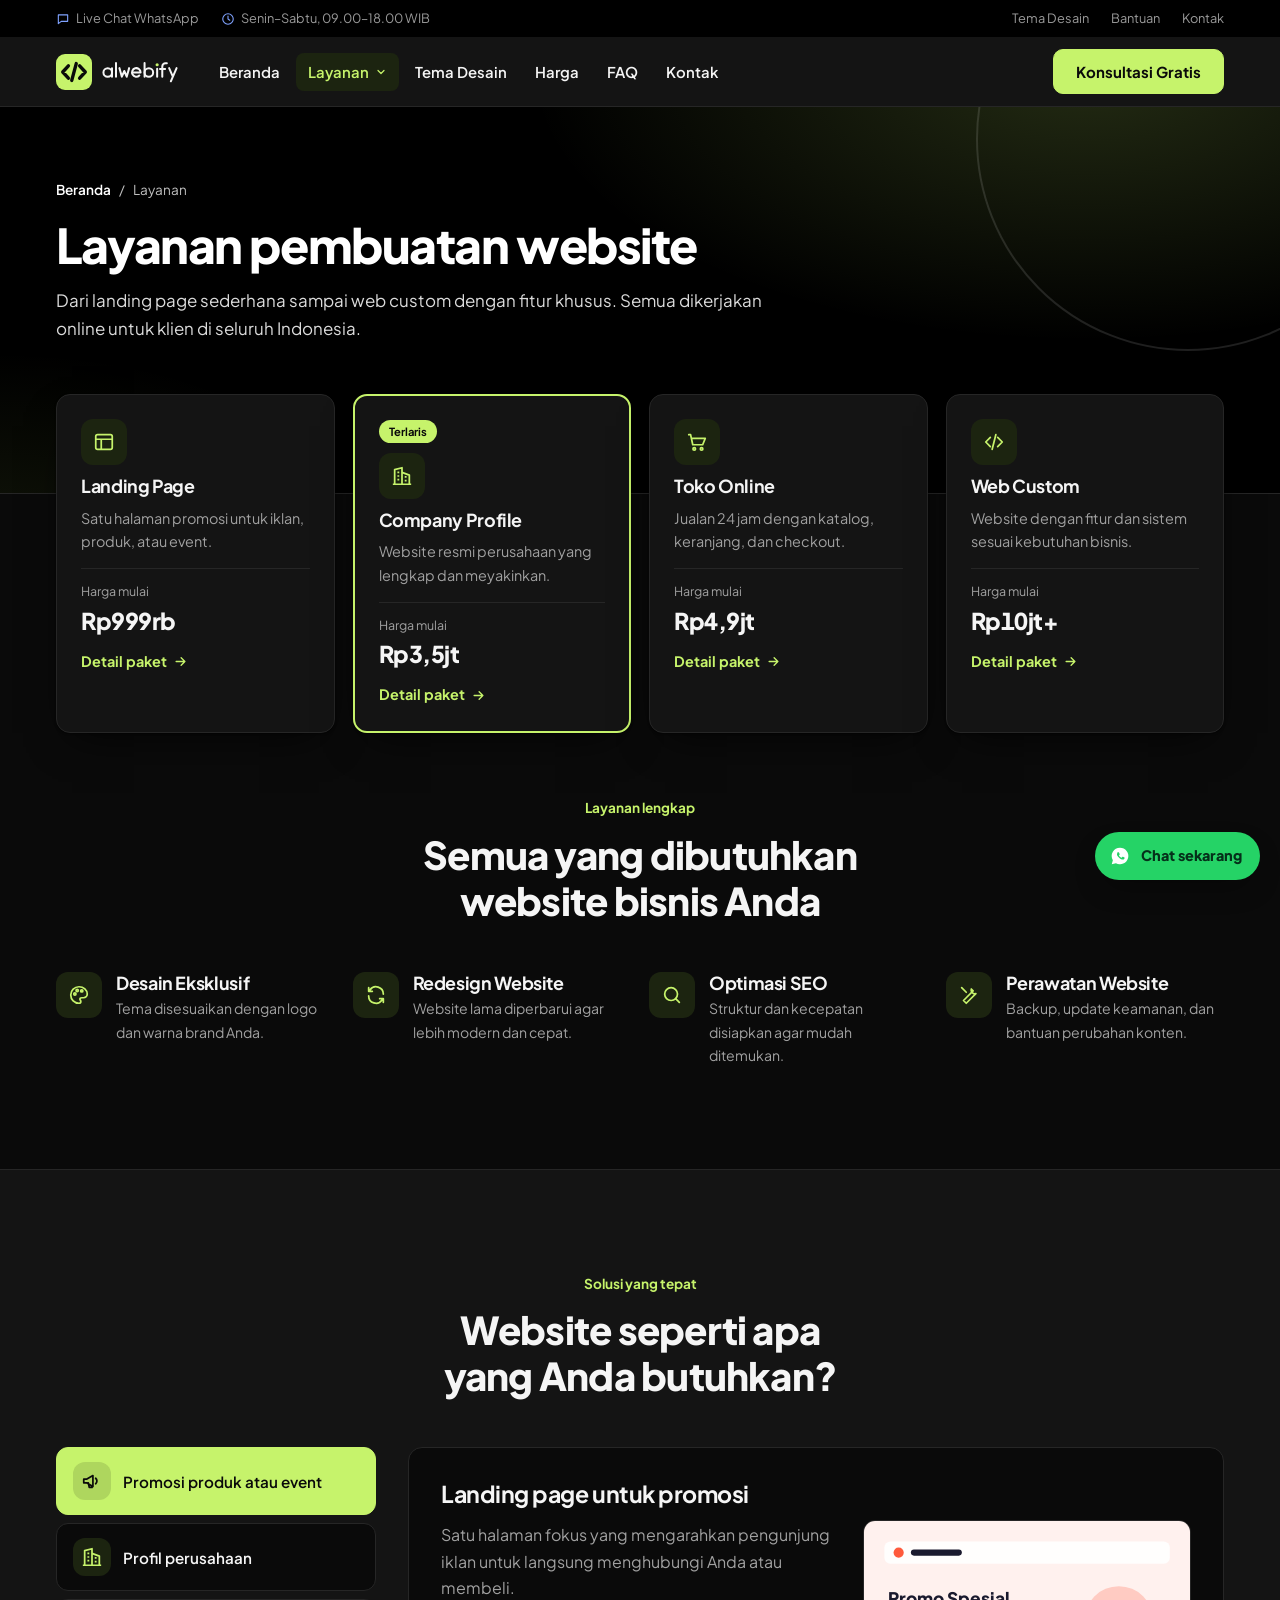
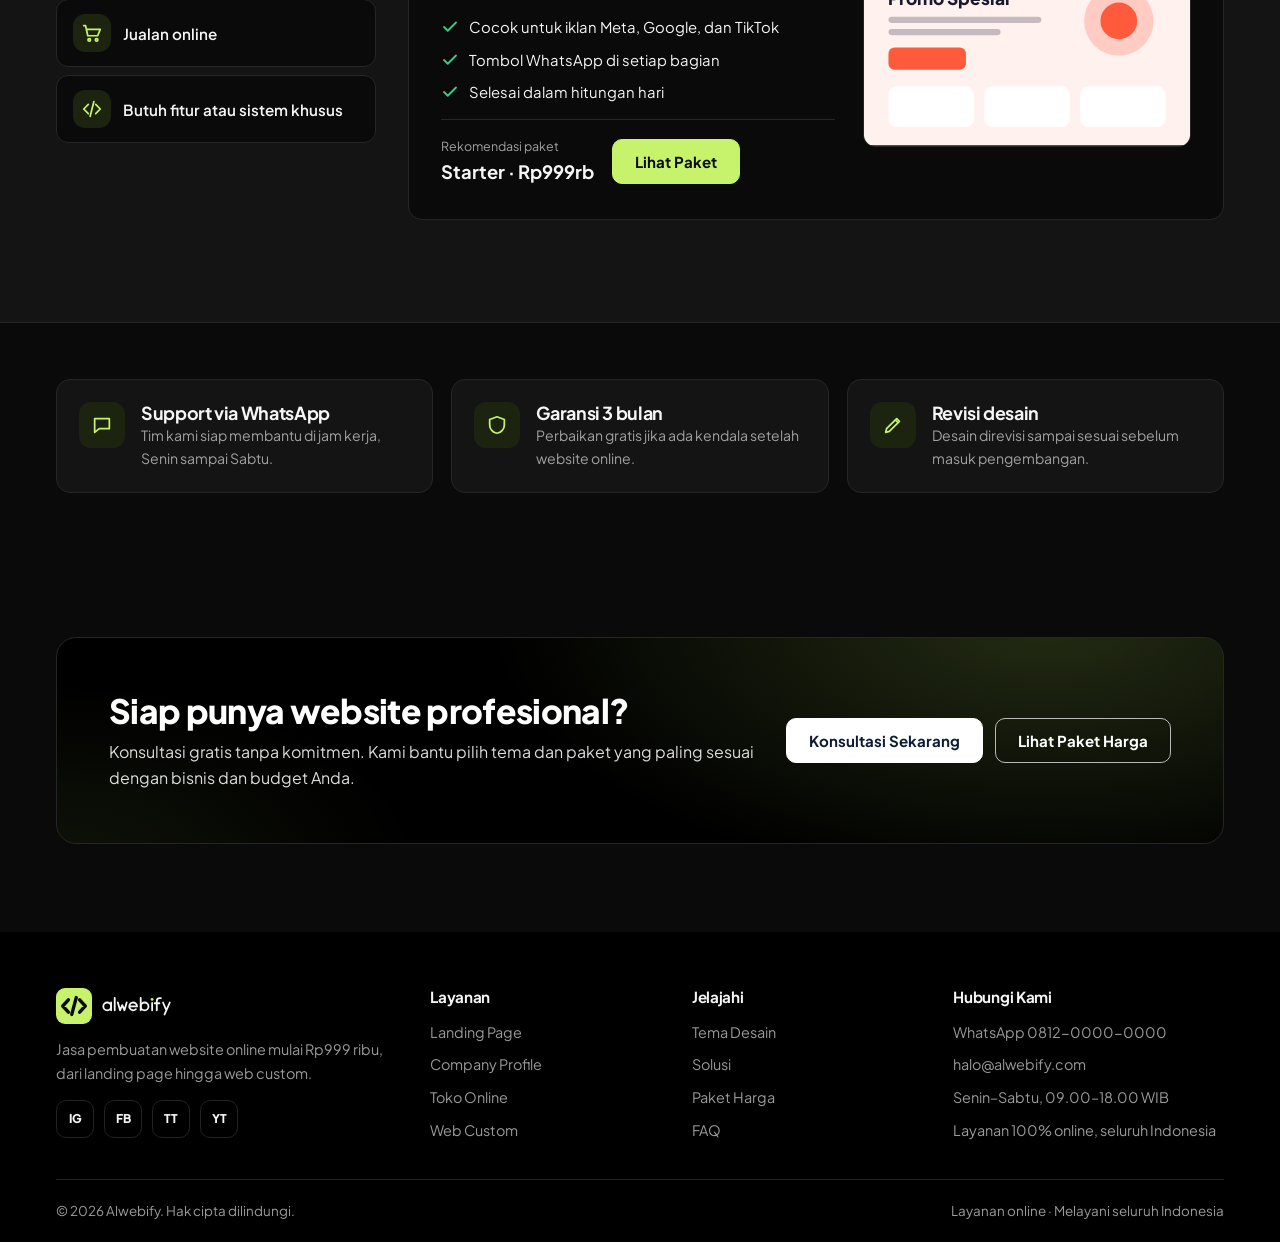
<file: layanan.html>
<!doctype html>
<html lang="id">
<head>
<meta charset="utf-8">
<meta name="viewport" content="width=device-width, initial-scale=1, viewport-fit=cover">
<meta name="claude:viewport-fit-sides" content="cover">
<title>Layanan | Alwebify</title>
<meta name="description" content="Layanan pembuatan website Alwebify: landing page, company profile, toko online, dan web custom.">
<link rel="preconnect" href="https://fonts.googleapis.com">
<link rel="preconnect" href="https://fonts.gstatic.com" crossorigin>
<link rel="stylesheet" href="https://fonts.googleapis.com/css2?family=Fraunces:opsz,wght@9..144,600;9..144,700&family=Plus+Jakarta+Sans:wght@400;500;600;700;800&family=JetBrains+Mono:wght@500&display=swap">
<link rel="icon" type="image/svg+xml" href="logo/alwebify-icon.svg">
<link rel="stylesheet" href="styles.css">
</head>
<body>
<svg width="0" height="0" style="position:absolute" aria-hidden="true">
  <symbol id="i-check" viewBox="0 0 24 24"><path d="M20 6 9 17l-5-5" fill="none" stroke="currentColor" stroke-width="2.4" stroke-linecap="round" stroke-linejoin="round"/></symbol>
  <symbol id="i-x" viewBox="0 0 24 24"><path d="M6 6l12 12M18 6 6 18" fill="none" stroke="currentColor" stroke-width="2.4" stroke-linecap="round"/></symbol>
  <symbol id="i-arrow" viewBox="0 0 24 24"><path d="M5 12h14M13 6l6 6-6 6" fill="none" stroke="currentColor" stroke-width="2.2" stroke-linecap="round" stroke-linejoin="round"/></symbol>
  <symbol id="i-down" viewBox="0 0 24 24"><path d="m6 9 6 6 6-6" fill="none" stroke="currentColor" stroke-width="2.4" stroke-linecap="round" stroke-linejoin="round"/></symbol>
  <symbol id="i-menu" viewBox="0 0 24 24"><path d="M4 7h16M4 12h16M4 17h16" fill="none" stroke="currentColor" stroke-width="2.2" stroke-linecap="round"/></symbol>
  <symbol id="i-layout" viewBox="0 0 24 24"><g fill="none" stroke="currentColor" stroke-width="1.9" stroke-linejoin="round"><rect x="3" y="4" width="18" height="16" rx="2"/><path d="M3 9h18M9 9v11"/></g></symbol>
  <symbol id="i-building" viewBox="0 0 24 24"><g fill="none" stroke="currentColor" stroke-width="1.9" stroke-linejoin="round"><path d="M4 21V5l8-2v18M12 8l8 3v10M2 21h20"/><path d="M7 8h2M7 12h2M7 16h2M15 13h2M15 17h2"/></g></symbol>
  <symbol id="i-cart" viewBox="0 0 24 24"><g fill="none" stroke="currentColor" stroke-width="1.9" stroke-linecap="round" stroke-linejoin="round"><path d="M3 4h2l2.4 11h10.8L21 8H6.2"/><circle cx="9" cy="19.5" r="1.4"/><circle cx="17" cy="19.5" r="1.4"/></g></symbol>
  <symbol id="i-printer" viewBox="0 0 24 24"><g fill="none" stroke="currentColor" stroke-width="1.9" stroke-linejoin="round"><path d="M6 9V3h12v6"/><rect x="3" y="9" width="18" height="8" rx="2"/><path d="M7 14h10v7H7z"/></g></symbol>
  <symbol id="i-code" viewBox="0 0 24 24"><path d="m8 7-5 5 5 5M16 7l5 5-5 5M14 4l-4 16" fill="none" stroke="currentColor" stroke-width="1.9" stroke-linecap="round" stroke-linejoin="round"/></symbol>
  <symbol id="i-shield" viewBox="0 0 24 24"><path d="M12 3 4 6v6c0 4.5 3.4 8.3 8 9 4.6-.7 8-4.5 8-9V6z" fill="none" stroke="currentColor" stroke-width="1.9" stroke-linejoin="round"/></symbol>
  <symbol id="i-chat" viewBox="0 0 24 24"><path d="M4 5h16v11H9l-5 4z" fill="none" stroke="currentColor" stroke-width="1.9" stroke-linejoin="round"/></symbol>
  <symbol id="i-pen" viewBox="0 0 24 24"><path d="M4 20l4-1 11-11-3-3L5 16zM14 6l3 3" fill="none" stroke="currentColor" stroke-width="1.9" stroke-linejoin="round"/></symbol>
  <symbol id="i-refresh" viewBox="0 0 24 24"><path d="M20 11a8 8 0 0 0-14.6-4.5M4 4v4h4M4 13a8 8 0 0 0 14.6 4.5M20 20v-4h-4" fill="none" stroke="currentColor" stroke-width="1.9" stroke-linecap="round" stroke-linejoin="round"/></symbol>
  <symbol id="i-search" viewBox="0 0 24 24"><g fill="none" stroke="currentColor" stroke-width="1.9" stroke-linecap="round"><circle cx="11" cy="11" r="7"/><path d="m20 20-4-4"/></g></symbol>
  <symbol id="i-tool" viewBox="0 0 24 24"><path d="M14.5 5.5a4 4 0 0 0 5 5L12 18l-3 3-3-3 3-3 7.5-7.5zM4 4l5 5" fill="none" stroke="currentColor" stroke-width="1.9" stroke-linejoin="round" stroke-linecap="round"/></symbol>
  <symbol id="i-calc" viewBox="0 0 24 24"><g fill="none" stroke="currentColor" stroke-width="1.9"><rect x="5" y="3" width="14" height="18" rx="2"/><path d="M8 7h8M8 12h2M14 12h2M8 16h2M14 16h2"/></g></symbol>
  <symbol id="i-upload" viewBox="0 0 24 24"><path d="M12 16V4M7 9l5-5 5 5M4 16v4h16v-4" fill="none" stroke="currentColor" stroke-width="1.9" stroke-linecap="round" stroke-linejoin="round"/></symbol>
  <symbol id="i-truck" viewBox="0 0 24 24"><g fill="none" stroke="currentColor" stroke-width="1.9" stroke-linejoin="round"><path d="M2 6h12v10H2zM14 10h4l3 3v3h-7"/><circle cx="6" cy="18" r="1.8"/><circle cx="17" cy="18" r="1.8"/></g></symbol>
  <symbol id="i-grid" viewBox="0 0 24 24"><g fill="none" stroke="currentColor" stroke-width="1.9"><rect x="3" y="3" width="7" height="7" rx="1.5"/><rect x="14" y="3" width="7" height="7" rx="1.5"/><rect x="3" y="14" width="7" height="7" rx="1.5"/><rect x="14" y="14" width="7" height="7" rx="1.5"/></g></symbol>
  <symbol id="i-file" viewBox="0 0 24 24"><path d="M6 3h8l4 4v14H6zM14 3v4h4M9 13l2 2 4-4" fill="none" stroke="currentColor" stroke-width="1.9" stroke-linejoin="round" stroke-linecap="round"/></symbol>
  <symbol id="i-mail" viewBox="0 0 24 24"><g fill="none" stroke="currentColor" stroke-width="1.9" stroke-linejoin="round"><rect x="3" y="5" width="18" height="14" rx="2"/><path d="m3 7 9 6 9-6"/></g></symbol>
  <symbol id="i-clock" viewBox="0 0 24 24"><g fill="none" stroke="currentColor" stroke-width="1.9" stroke-linecap="round"><circle cx="12" cy="12" r="9"/><path d="M12 7v5l3 2"/></g></symbol>
  <symbol id="i-megaphone" viewBox="0 0 24 24"><path d="M3 10v4h3l7 4V6L6 10zM16 9a4 4 0 0 1 0 6M8 14l1 5h3" fill="none" stroke="currentColor" stroke-width="1.9" stroke-linejoin="round" stroke-linecap="round"/></symbol>
  <symbol id="i-palette" viewBox="0 0 24 24"><g fill="none" stroke="currentColor" stroke-width="1.9"><path d="M12 3a9 9 0 1 0 0 18c1.5 0 2-1 2-2s-1-1.5-1-2.5S14 15 15 15h2a4 4 0 0 0 4-4c0-4.4-4-8-9-8z"/><circle cx="7.5" cy="11" r="1.2"/><circle cx="10" cy="7" r="1.2"/><circle cx="15" cy="7.5" r="1.2"/></g></symbol>
</svg>

<div class="topbar">
  <div class="wrap">
    <div class="l">
      <a href="https://wa.me/6281200000000" target="_blank" rel="noopener"><svg><use href="#i-chat"/></svg>Live Chat WhatsApp</a>
      <span style="display:inline-flex;align-items:center;gap:6px"><svg><use href="#i-clock"/></svg>Senin–Sabtu, 09.00–18.00 WIB</span>
    </div>
    <div class="r">
      <a href="tema.html">Tema Desain</a>
      <a href="faq.html">Bantuan</a>
      <a href="kontak.html">Kontak</a>
    </div>
  </div>
</div>

<header class="nav" id="hdr">
  <div class="wrap">
    <a class="logo" href="index.html">
      <svg class="mark" viewBox="0 0 64 64" aria-hidden="true"><rect width="64" height="64" rx="16" fill="#C6F36B"/><g fill="none" stroke="#0A0A0A" stroke-width="6" stroke-linecap="round" stroke-linejoin="round"><path d="M22 21L12 32L22 43M42 21L52 32L42 43M36 17L28 47"/></g></svg><svg class="word" viewBox="-5 5 270 77" aria-hidden="true"><g fill="none" stroke="currentColor" stroke-width="7" stroke-linecap="round" stroke-linejoin="round"><circle cx="15" cy="45" r="15"/><path d="M30 30V60M44 12V60M56 30L64.5 60L73 40L81.5 60L90 30M100 45H130A15 15 0 1 0 125.6 55.6M144 12V60M188 32V60M206 60V24A11 11 0 0 1 217 13H222M198 33H216M230 30L243 60M256 30L236 76"/><circle cx="159" cy="45" r="15"/></g><circle cx="188" cy="18" r="5.5" fill="#C6F36B"/></svg><span class="sr">Alwebify</span>
    </a>
    <ul class="menu" id="menu">
      <li><a href="index.html">Beranda</a></li>
      <li class="has-mega">
        <a href="layanan.html" aria-current="page" aria-haspopup="true">Layanan <svg class="caret"><use href="#i-down"/></svg></a>
        <div class="mega">
          <a href="harga.html"><span class="ico"><svg><use href="#i-layout"/></svg></span><b>Landing Page</b><small>Halaman promosi mulai Rp999 ribu</small></a>
          <a href="harga.html"><span class="ico"><svg><use href="#i-building"/></svg></span><b>Company Profile</b><small>Website resmi perusahaan</small></a>
          <a href="harga.html"><span class="ico"><svg><use href="#i-cart"/></svg></span><b>Toko Online</b><small>Katalog, keranjang, checkout</small></a>
          <a href="harga.html"><span class="ico"><svg><use href="#i-code"/></svg></span><b>Web Custom</b><small>Fitur &amp; sistem sesuai kebutuhan, mulai Rp10jt</small></a>
          <a href="layanan.html"><span class="ico"><svg><use href="#i-refresh"/></svg></span><b>Redesign Website</b><small>Perbarui website lama Anda</small></a>
          <a href="layanan.html#solusi"><span class="ico"><svg><use href="#i-search"/></svg></span><b>Cari Solusi</b><small>Temukan paket yang tepat</small></a>
        </div>
      </li>
      <li><a href="tema.html">Tema Desain</a></li>
      <li><a href="harga.html">Harga</a></li>
      <li><a href="faq.html">FAQ</a></li>
      <li><a href="kontak.html">Kontak</a></li>
    </ul>
    <div class="nav-cta">
      <a class="btn brand" href="kontak.html">Konsultasi Gratis</a>
      <button class="burger" type="button" id="burger" aria-label="Buka menu" aria-expanded="false"><svg><use href="#i-menu"/></svg></button>
    </div>
  </div>
</header>

<main id="top">
  <section class="page-hero overlap">
    <div class="wrap">
      <nav class="crumb" aria-label="Breadcrumb"><a href="index.html">Beranda</a><span>/</span><span>Layanan</span></nav>
      <h1>Layanan pembuatan website</h1>
      <p>Dari landing page sederhana sampai web custom dengan fitur khusus. Semua dikerjakan online untuk klien di seluruh Indonesia.</p>
    </div>
  </section>
<div class="products">
    <div class="wrap">
      <div class="pgrid">
        <article class="pcard">
          <span class="ico"><svg><use href="#i-layout"/></svg></span>
          <h3>Landing Page</h3>
          <p>Satu halaman promosi untuk iklan, produk, atau event.</p>
          <div class="from"><small>Harga mulai</small><strong>Rp999rb</strong></div>
          <a class="link" href="harga.html">Detail paket <svg><use href="#i-arrow"/></svg></a>
        </article>
        <article class="pcard hot">
          <span class="pill">Terlaris</span>
          <span class="ico"><svg><use href="#i-building"/></svg></span>
          <h3>Company Profile</h3>
          <p>Website resmi perusahaan yang lengkap dan meyakinkan.</p>
          <div class="from"><small>Harga mulai</small><strong>Rp3,5jt</strong></div>
          <a class="link" href="harga.html">Detail paket <svg><use href="#i-arrow"/></svg></a>
        </article>
        <article class="pcard">
          <span class="ico"><svg><use href="#i-cart"/></svg></span>
          <h3>Toko Online</h3>
          <p>Jualan 24 jam dengan katalog, keranjang, dan checkout.</p>
          <div class="from"><small>Harga mulai</small><strong>Rp4,9jt</strong></div>
          <a class="link" href="harga.html">Detail paket <svg><use href="#i-arrow"/></svg></a>
        </article>
        <article class="pcard">
          <span class="ico"><svg><use href="#i-code"/></svg></span>
          <h3>Web Custom</h3>
          <p>Website dengan fitur dan sistem sesuai kebutuhan bisnis.</p>
          <div class="from"><small>Harga mulai</small><strong>Rp10jt+</strong></div>
          <a class="link" href="harga.html">Detail paket <svg><use href="#i-arrow"/></svg></a>
        </article>
      </div>
    </div>
  </div>

  <section id="layanan" style="padding-top:64px">
    <div class="wrap">
      <div class="sec-head">
        <span class="tagline">Layanan lengkap</span>
        <h2>Semua yang dibutuhkan website bisnis Anda</h2>
      </div>
      <div class="tiles" style="margin-top:0">
        <div class="tile"><span class="ico"><svg><use href="#i-palette"/></svg></span><h3>Desain Eksklusif</h3><p>Tema disesuaikan dengan logo dan warna brand Anda.</p></div>
        <div class="tile"><span class="ico"><svg><use href="#i-refresh"/></svg></span><h3>Redesign Website</h3><p>Website lama diperbarui agar lebih modern dan cepat.</p></div>
        <div class="tile"><span class="ico"><svg><use href="#i-search"/></svg></span><h3>Optimasi SEO</h3><p>Struktur dan kecepatan disiapkan agar mudah ditemukan.</p></div>
        <div class="tile"><span class="ico"><svg><use href="#i-tool"/></svg></span><h3>Perawatan Website</h3><p>Backup, update keamanan, dan bantuan perubahan konten.</p></div>
      </div>
    </div>
  </section>

  <section id="solusi" class="alt">
    <div class="wrap">
      <div class="sec-head">
        <span class="tagline">Solusi yang tepat</span>
        <h2>Website seperti apa yang Anda butuhkan?</h2>
      </div>
      <div class="sol">
        <div class="sol-tabs" role="tablist" aria-label="Kebutuhan">
          <button type="button" role="tab" id="t-promo" aria-controls="p-sol" aria-selected="true" data-sol="promo"><span class="ico"><svg><use href="#i-megaphone"/></svg></span>Promosi produk atau event</button>
          <button type="button" role="tab" id="t-profil" aria-controls="p-sol" aria-selected="false" data-sol="profil"><span class="ico"><svg><use href="#i-building"/></svg></span>Profil perusahaan</button>
          <button type="button" role="tab" id="t-jual" aria-controls="p-sol" aria-selected="false" data-sol="jual"><span class="ico"><svg><use href="#i-cart"/></svg></span>Jualan online</button>
          <button type="button" role="tab" id="t-cetak" aria-controls="p-sol" aria-selected="false" data-sol="cetak"><span class="ico"><svg><use href="#i-code"/></svg></span>Butuh fitur atau sistem khusus</button>
        </div>
        <div class="sol-panel" role="tabpanel" id="p-sol" aria-labelledby="t-promo">
          <div>
            <h3 id="solTitle">Landing page untuk promosi</h3>
            <p id="solText">Satu halaman fokus yang mengarahkan pengunjung iklan untuk langsung menghubungi Anda atau membeli.</p>
            <ul id="solList"></ul>
            <div class="rec">
              <div><small>Rekomendasi paket</small><strong id="solPlan">Starter · Rp999rb</strong></div>
              <a class="btn brand" href="harga.html">Lihat Paket</a>
            </div>
          </div>
          <div class="sol-art" id="solArt" aria-hidden="true"></div>
        </div>
      </div>
    </div>
  </section>

  <section style="padding-block:56px">
    <div class="wrap support">
      <div><span class="ico"><svg><use href="#i-chat"/></svg></span><span><h3>Support via WhatsApp</h3><p>Tim kami siap membantu di jam kerja, Senin sampai Sabtu.</p></span></div>
      <div><span class="ico"><svg><use href="#i-shield"/></svg></span><span><h3>Garansi 3 bulan</h3><p>Perbaikan gratis jika ada kendala setelah website online.</p></span></div>
      <div><span class="ico"><svg><use href="#i-pen"/></svg></span><span><h3>Revisi desain</h3><p>Desain direvisi sampai sesuai sebelum masuk pengembangan.</p></span></div>
    </div>
  </section>

    <section class="cta-band">
    <div class="wrap">
      <div class="cta-box">
        <div>
          <h2>Siap punya website profesional?</h2>
          <p>Konsultasi gratis tanpa komitmen. Kami bantu pilih tema dan paket yang paling sesuai dengan bisnis dan budget Anda.</p>
        </div>
        <div class="acts">
          <a class="btn" href="kontak.html">Konsultasi Sekarang</a>
          <a class="btn ghost" href="harga.html">Lihat Paket Harga</a>
        </div>
      </div>
    </div>
  </section>
</main>

<footer>
  <div class="wrap">
    <div class="fgrid">
      <div class="fbrand">
        <a class="logo" href="index.html">
          <svg class="mark" viewBox="0 0 64 64" aria-hidden="true"><rect width="64" height="64" rx="16" fill="#C6F36B"/><g fill="none" stroke="#0A0A0A" stroke-width="6" stroke-linecap="round" stroke-linejoin="round"><path d="M22 21L12 32L22 43M42 21L52 32L42 43M36 17L28 47"/></g></svg><svg class="word" viewBox="-5 5 270 77" aria-hidden="true"><g fill="none" stroke="currentColor" stroke-width="7" stroke-linecap="round" stroke-linejoin="round"><circle cx="15" cy="45" r="15"/><path d="M30 30V60M44 12V60M56 30L64.5 60L73 40L81.5 60L90 30M100 45H130A15 15 0 1 0 125.6 55.6M144 12V60M188 32V60M206 60V24A11 11 0 0 1 217 13H222M198 33H216M230 30L243 60M256 30L236 76"/><circle cx="159" cy="45" r="15"/></g><circle cx="188" cy="18" r="5.5" fill="#C6F36B"/></svg><span class="sr">Alwebify</span>
        </a>
        <p>Jasa pembuatan website online mulai Rp999 ribu, dari landing page hingga web custom.</p>
        <div class="social"><a href="index.html" aria-label="Instagram">IG</a><a href="index.html" aria-label="Facebook">FB</a><a href="index.html" aria-label="TikTok">TT</a><a href="index.html" aria-label="YouTube">YT</a></div>
      </div>
      <div>
        <h4>Layanan</h4>
        <ul><li><a href="harga.html">Landing Page</a></li><li><a href="harga.html">Company Profile</a></li><li><a href="harga.html">Toko Online</a></li><li><a href="harga.html">Web Custom</a></li></ul>
      </div>
      <div>
        <h4>Jelajahi</h4>
        <ul><li><a href="tema.html">Tema Desain</a></li><li><a href="layanan.html#solusi">Solusi</a></li><li><a href="harga.html">Paket Harga</a></li><li><a href="faq.html">FAQ</a></li></ul>
      </div>
      <div>
        <h4>Hubungi Kami</h4>
        <ul><li>WhatsApp 0812-0000-0000</li><li>halo@alwebify.com</li><li>Senin–Sabtu, 09.00–18.00 WIB</li><li>Layanan 100% online, seluruh Indonesia</li></ul>
      </div>
    </div>
    <div class="fbottom">
      <span>© 2026 Alwebify. Hak cipta dilindungi.</span>
      <span>Layanan online · Melayani seluruh Indonesia</span>
    </div>
  </div>
</footer>

<a class="wa" href="https://wa.me/6281200000000" target="_blank" rel="noopener" aria-label="Chat WhatsApp">
  <svg viewBox="0 0 24 24" aria-hidden="true"><path d="M12 3a9 9 0 0 0-7.8 13.5L3 21l4.6-1.2A9 9 0 1 0 12 3z" fill="#fff"/><path d="M9 8.5c.3-.6.6-.6.9-.6h.5c.2 0 .4 0 .5.4l.7 1.6c.1.2 0 .4-.1.6l-.5.6c-.1.1-.2.3 0 .5.4.7 1.3 1.7 2.5 2.2.2.1.4.1.5-.1l.7-.8c.2-.2.4-.2.6-.1l1.5.7c.3.1.3.3.3.5 0 .5-.3 1.4-1.1 1.7-.7.3-1.6.3-3.3-.5-2-1-3.3-3-3.5-3.4-.3-.5-.8-1.6-.2-2.9z" fill="#25D366"/></svg>
  <span>Chat sekarang</span>
</a>
<script src="app.js"></script>
</body>
</html>
</file>
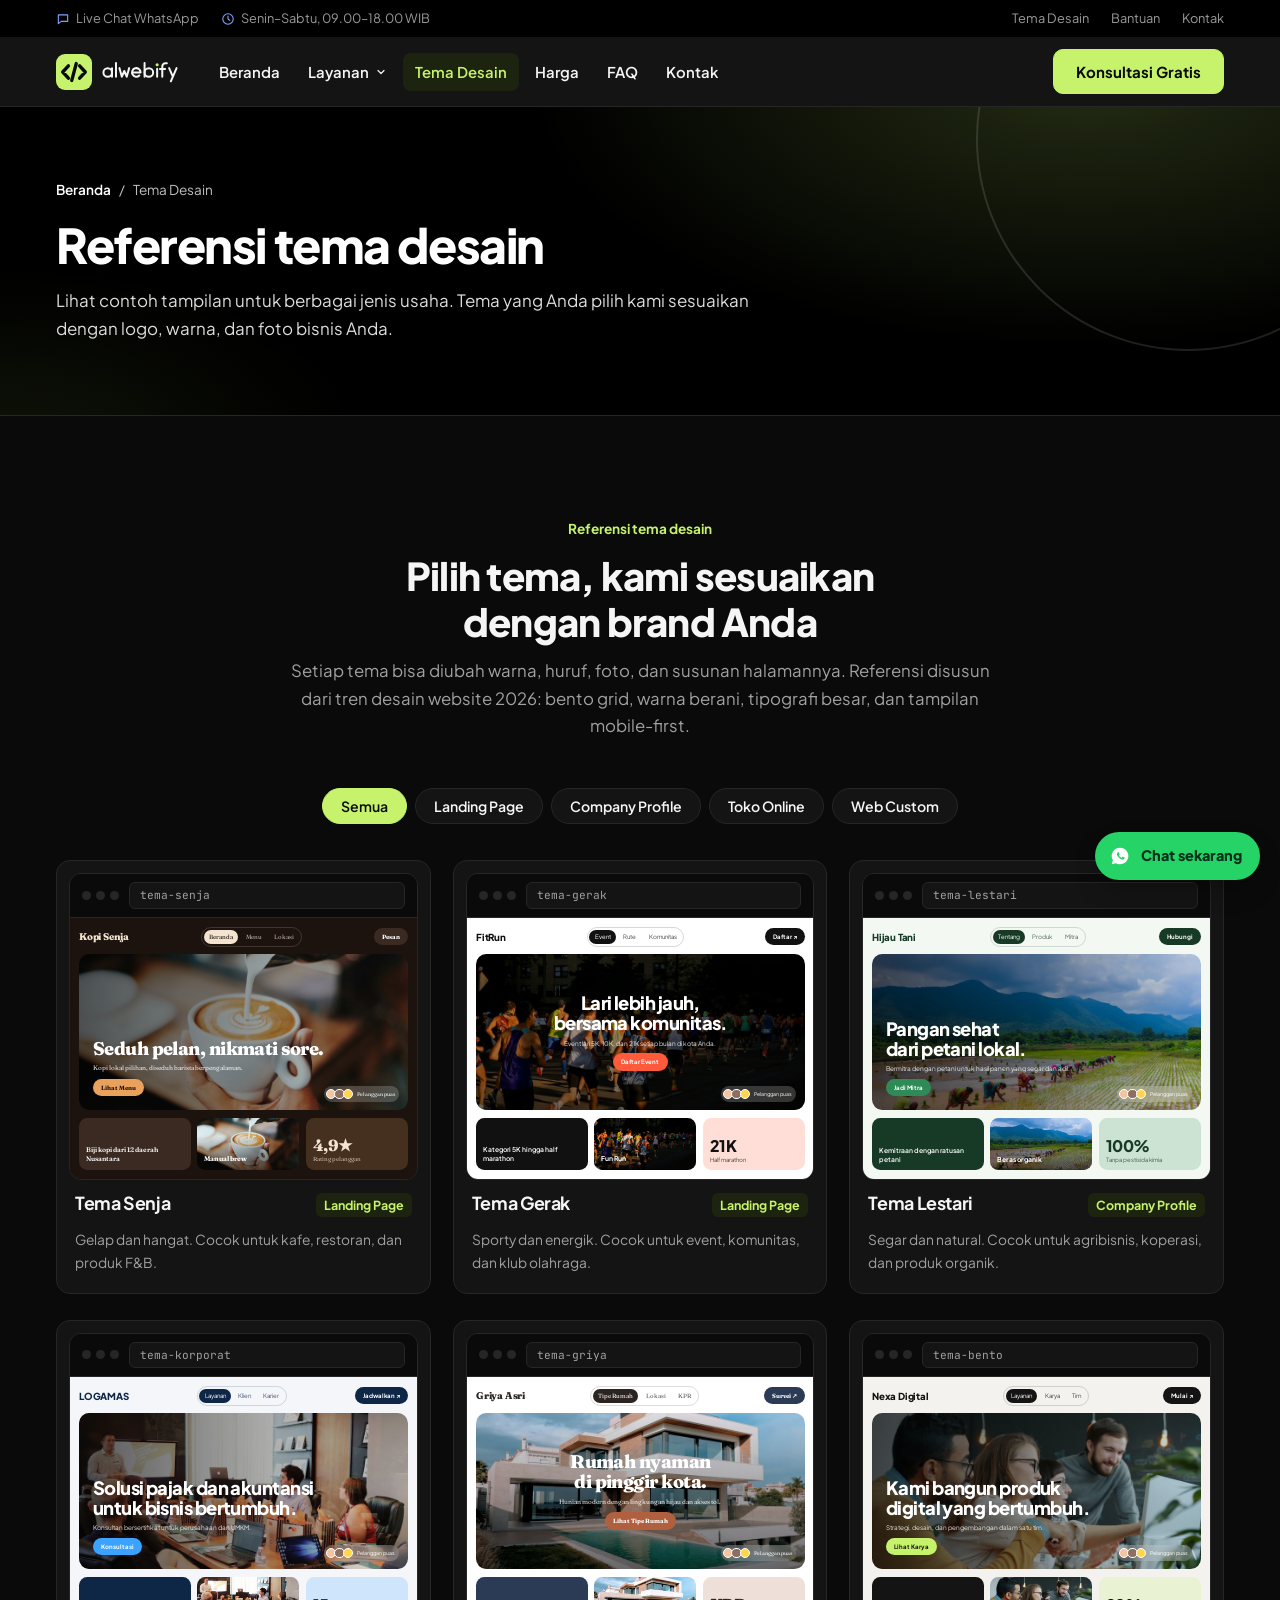
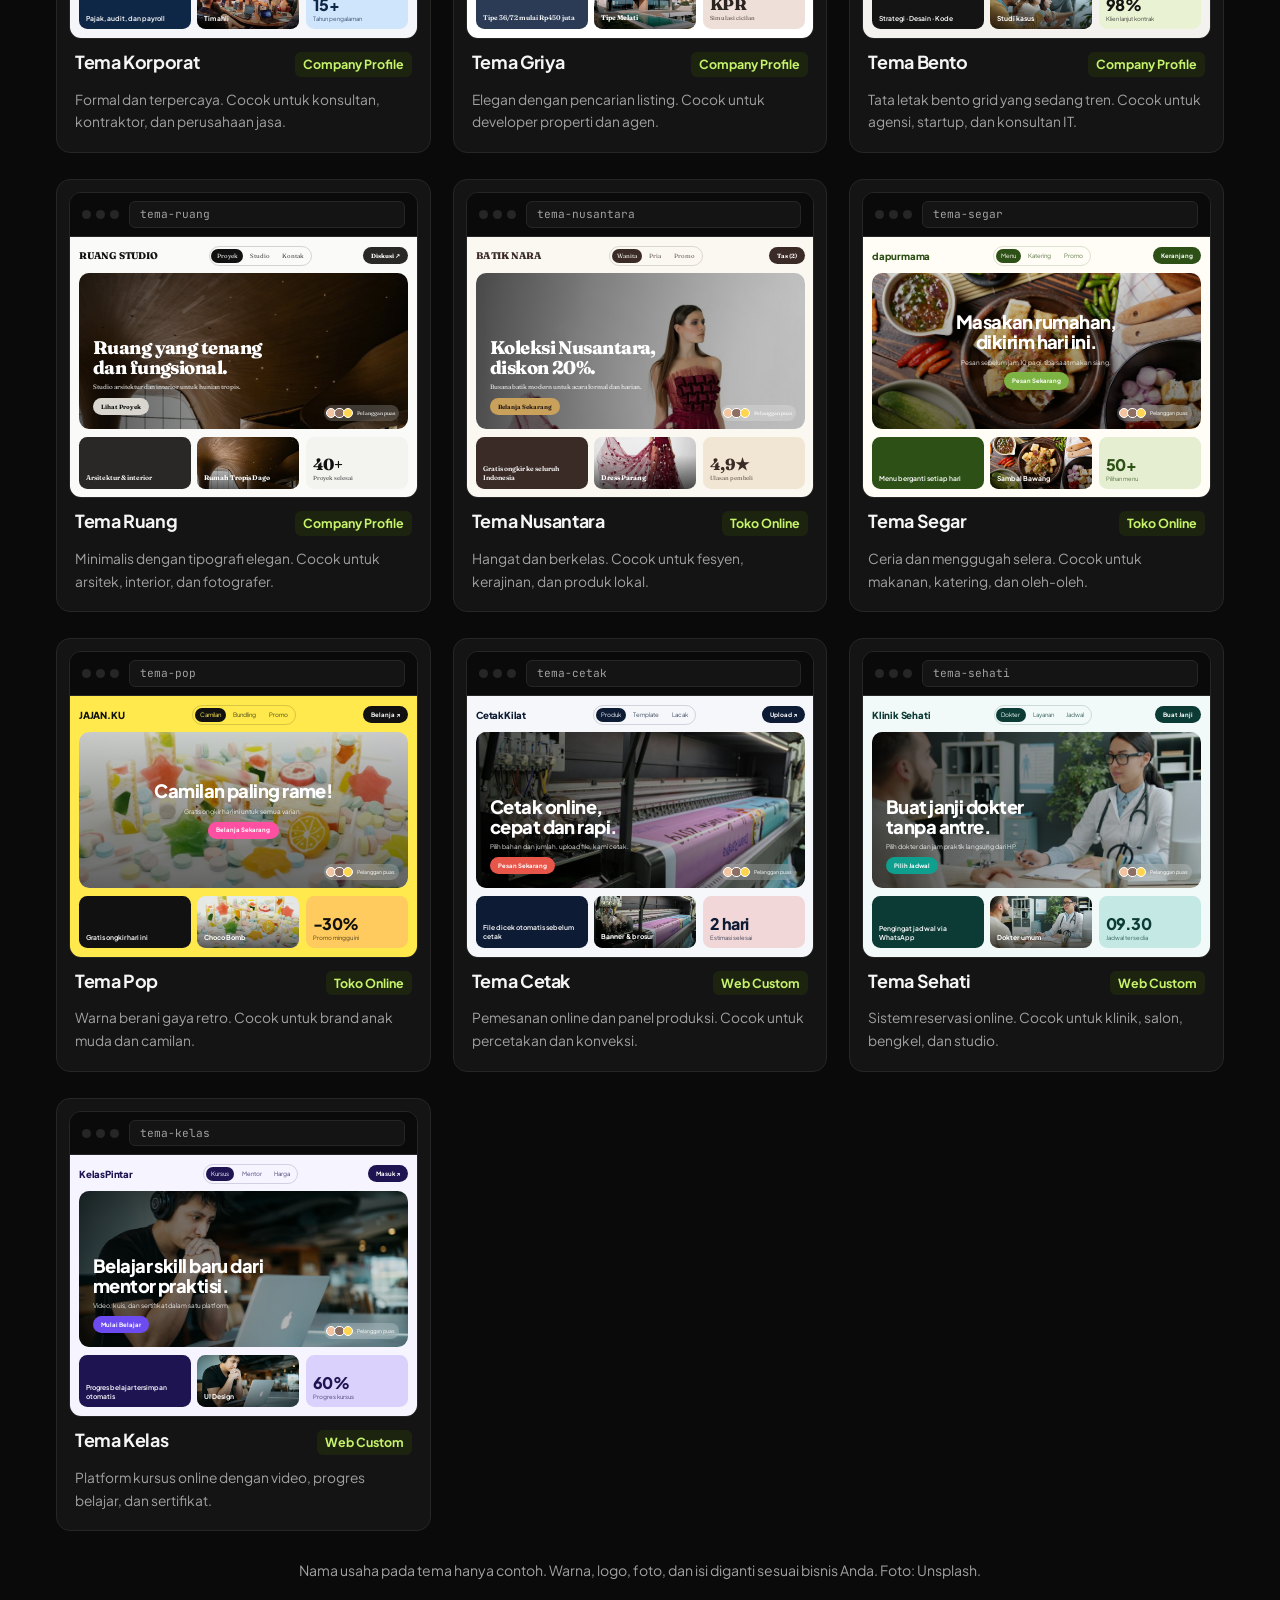
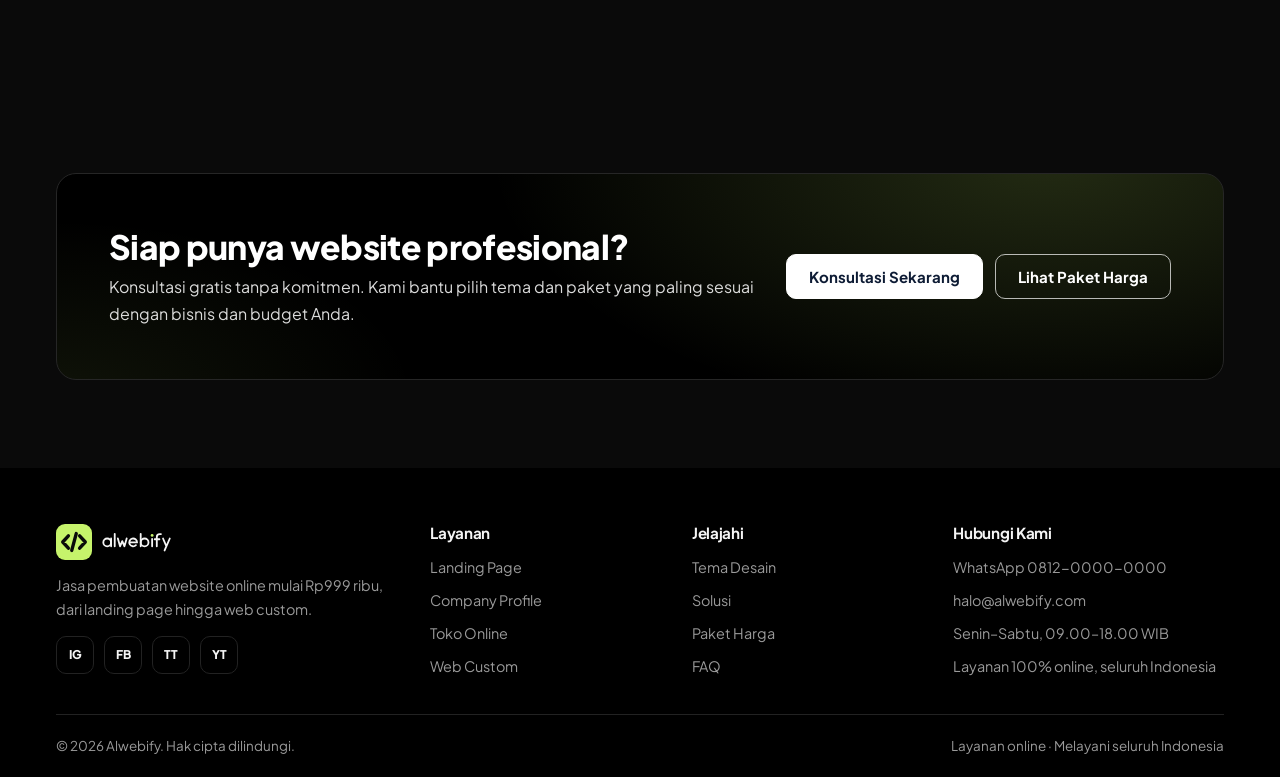
<file: tema.html>
<!doctype html>
<html lang="id">
<head>
<meta charset="utf-8">
<meta name="viewport" content="width=device-width, initial-scale=1, viewport-fit=cover">
<meta name="claude:viewport-fit-sides" content="cover">
<title>Tema Desain | Alwebify</title>
<meta name="description" content="Referensi tema desain website dari Alwebify untuk landing page, company profile, toko online, dan web custom.">
<link rel="preconnect" href="https://fonts.googleapis.com">
<link rel="preconnect" href="https://fonts.gstatic.com" crossorigin>
<link rel="stylesheet" href="https://fonts.googleapis.com/css2?family=Fraunces:opsz,wght@9..144,600;9..144,700&family=Plus+Jakarta+Sans:wght@400;500;600;700;800&family=JetBrains+Mono:wght@500&display=swap">
<link rel="icon" type="image/svg+xml" href="logo/alwebify-icon.svg">
<link rel="stylesheet" href="styles.css">
</head>
<body>
<svg width="0" height="0" style="position:absolute" aria-hidden="true">
  <symbol id="i-check" viewBox="0 0 24 24"><path d="M20 6 9 17l-5-5" fill="none" stroke="currentColor" stroke-width="2.4" stroke-linecap="round" stroke-linejoin="round"/></symbol>
  <symbol id="i-x" viewBox="0 0 24 24"><path d="M6 6l12 12M18 6 6 18" fill="none" stroke="currentColor" stroke-width="2.4" stroke-linecap="round"/></symbol>
  <symbol id="i-arrow" viewBox="0 0 24 24"><path d="M5 12h14M13 6l6 6-6 6" fill="none" stroke="currentColor" stroke-width="2.2" stroke-linecap="round" stroke-linejoin="round"/></symbol>
  <symbol id="i-down" viewBox="0 0 24 24"><path d="m6 9 6 6 6-6" fill="none" stroke="currentColor" stroke-width="2.4" stroke-linecap="round" stroke-linejoin="round"/></symbol>
  <symbol id="i-menu" viewBox="0 0 24 24"><path d="M4 7h16M4 12h16M4 17h16" fill="none" stroke="currentColor" stroke-width="2.2" stroke-linecap="round"/></symbol>
  <symbol id="i-layout" viewBox="0 0 24 24"><g fill="none" stroke="currentColor" stroke-width="1.9" stroke-linejoin="round"><rect x="3" y="4" width="18" height="16" rx="2"/><path d="M3 9h18M9 9v11"/></g></symbol>
  <symbol id="i-building" viewBox="0 0 24 24"><g fill="none" stroke="currentColor" stroke-width="1.9" stroke-linejoin="round"><path d="M4 21V5l8-2v18M12 8l8 3v10M2 21h20"/><path d="M7 8h2M7 12h2M7 16h2M15 13h2M15 17h2"/></g></symbol>
  <symbol id="i-cart" viewBox="0 0 24 24"><g fill="none" stroke="currentColor" stroke-width="1.9" stroke-linecap="round" stroke-linejoin="round"><path d="M3 4h2l2.4 11h10.8L21 8H6.2"/><circle cx="9" cy="19.5" r="1.4"/><circle cx="17" cy="19.5" r="1.4"/></g></symbol>
  <symbol id="i-printer" viewBox="0 0 24 24"><g fill="none" stroke="currentColor" stroke-width="1.9" stroke-linejoin="round"><path d="M6 9V3h12v6"/><rect x="3" y="9" width="18" height="8" rx="2"/><path d="M7 14h10v7H7z"/></g></symbol>
  <symbol id="i-code" viewBox="0 0 24 24"><path d="m8 7-5 5 5 5M16 7l5 5-5 5M14 4l-4 16" fill="none" stroke="currentColor" stroke-width="1.9" stroke-linecap="round" stroke-linejoin="round"/></symbol>
  <symbol id="i-shield" viewBox="0 0 24 24"><path d="M12 3 4 6v6c0 4.5 3.4 8.3 8 9 4.6-.7 8-4.5 8-9V6z" fill="none" stroke="currentColor" stroke-width="1.9" stroke-linejoin="round"/></symbol>
  <symbol id="i-chat" viewBox="0 0 24 24"><path d="M4 5h16v11H9l-5 4z" fill="none" stroke="currentColor" stroke-width="1.9" stroke-linejoin="round"/></symbol>
  <symbol id="i-pen" viewBox="0 0 24 24"><path d="M4 20l4-1 11-11-3-3L5 16zM14 6l3 3" fill="none" stroke="currentColor" stroke-width="1.9" stroke-linejoin="round"/></symbol>
  <symbol id="i-refresh" viewBox="0 0 24 24"><path d="M20 11a8 8 0 0 0-14.6-4.5M4 4v4h4M4 13a8 8 0 0 0 14.6 4.5M20 20v-4h-4" fill="none" stroke="currentColor" stroke-width="1.9" stroke-linecap="round" stroke-linejoin="round"/></symbol>
  <symbol id="i-search" viewBox="0 0 24 24"><g fill="none" stroke="currentColor" stroke-width="1.9" stroke-linecap="round"><circle cx="11" cy="11" r="7"/><path d="m20 20-4-4"/></g></symbol>
  <symbol id="i-tool" viewBox="0 0 24 24"><path d="M14.5 5.5a4 4 0 0 0 5 5L12 18l-3 3-3-3 3-3 7.5-7.5zM4 4l5 5" fill="none" stroke="currentColor" stroke-width="1.9" stroke-linejoin="round" stroke-linecap="round"/></symbol>
  <symbol id="i-calc" viewBox="0 0 24 24"><g fill="none" stroke="currentColor" stroke-width="1.9"><rect x="5" y="3" width="14" height="18" rx="2"/><path d="M8 7h8M8 12h2M14 12h2M8 16h2M14 16h2"/></g></symbol>
  <symbol id="i-upload" viewBox="0 0 24 24"><path d="M12 16V4M7 9l5-5 5 5M4 16v4h16v-4" fill="none" stroke="currentColor" stroke-width="1.9" stroke-linecap="round" stroke-linejoin="round"/></symbol>
  <symbol id="i-truck" viewBox="0 0 24 24"><g fill="none" stroke="currentColor" stroke-width="1.9" stroke-linejoin="round"><path d="M2 6h12v10H2zM14 10h4l3 3v3h-7"/><circle cx="6" cy="18" r="1.8"/><circle cx="17" cy="18" r="1.8"/></g></symbol>
  <symbol id="i-grid" viewBox="0 0 24 24"><g fill="none" stroke="currentColor" stroke-width="1.9"><rect x="3" y="3" width="7" height="7" rx="1.5"/><rect x="14" y="3" width="7" height="7" rx="1.5"/><rect x="3" y="14" width="7" height="7" rx="1.5"/><rect x="14" y="14" width="7" height="7" rx="1.5"/></g></symbol>
  <symbol id="i-file" viewBox="0 0 24 24"><path d="M6 3h8l4 4v14H6zM14 3v4h4M9 13l2 2 4-4" fill="none" stroke="currentColor" stroke-width="1.9" stroke-linejoin="round" stroke-linecap="round"/></symbol>
  <symbol id="i-mail" viewBox="0 0 24 24"><g fill="none" stroke="currentColor" stroke-width="1.9" stroke-linejoin="round"><rect x="3" y="5" width="18" height="14" rx="2"/><path d="m3 7 9 6 9-6"/></g></symbol>
  <symbol id="i-clock" viewBox="0 0 24 24"><g fill="none" stroke="currentColor" stroke-width="1.9" stroke-linecap="round"><circle cx="12" cy="12" r="9"/><path d="M12 7v5l3 2"/></g></symbol>
  <symbol id="i-megaphone" viewBox="0 0 24 24"><path d="M3 10v4h3l7 4V6L6 10zM16 9a4 4 0 0 1 0 6M8 14l1 5h3" fill="none" stroke="currentColor" stroke-width="1.9" stroke-linejoin="round" stroke-linecap="round"/></symbol>
  <symbol id="i-palette" viewBox="0 0 24 24"><g fill="none" stroke="currentColor" stroke-width="1.9"><path d="M12 3a9 9 0 1 0 0 18c1.5 0 2-1 2-2s-1-1.5-1-2.5S14 15 15 15h2a4 4 0 0 0 4-4c0-4.4-4-8-9-8z"/><circle cx="7.5" cy="11" r="1.2"/><circle cx="10" cy="7" r="1.2"/><circle cx="15" cy="7.5" r="1.2"/></g></symbol>
</svg>

<div class="topbar">
  <div class="wrap">
    <div class="l">
      <a href="https://wa.me/6281200000000" target="_blank" rel="noopener"><svg><use href="#i-chat"/></svg>Live Chat WhatsApp</a>
      <span style="display:inline-flex;align-items:center;gap:6px"><svg><use href="#i-clock"/></svg>Senin–Sabtu, 09.00–18.00 WIB</span>
    </div>
    <div class="r">
      <a href="tema.html">Tema Desain</a>
      <a href="faq.html">Bantuan</a>
      <a href="kontak.html">Kontak</a>
    </div>
  </div>
</div>

<header class="nav" id="hdr">
  <div class="wrap">
    <a class="logo" href="index.html">
      <svg class="mark" viewBox="0 0 64 64" aria-hidden="true"><rect width="64" height="64" rx="16" fill="#C6F36B"/><g fill="none" stroke="#0A0A0A" stroke-width="6" stroke-linecap="round" stroke-linejoin="round"><path d="M22 21L12 32L22 43M42 21L52 32L42 43M36 17L28 47"/></g></svg><svg class="word" viewBox="-5 5 270 77" aria-hidden="true"><g fill="none" stroke="currentColor" stroke-width="7" stroke-linecap="round" stroke-linejoin="round"><circle cx="15" cy="45" r="15"/><path d="M30 30V60M44 12V60M56 30L64.5 60L73 40L81.5 60L90 30M100 45H130A15 15 0 1 0 125.6 55.6M144 12V60M188 32V60M206 60V24A11 11 0 0 1 217 13H222M198 33H216M230 30L243 60M256 30L236 76"/><circle cx="159" cy="45" r="15"/></g><circle cx="188" cy="18" r="5.5" fill="#C6F36B"/></svg><span class="sr">Alwebify</span>
    </a>
    <ul class="menu" id="menu">
      <li><a href="index.html">Beranda</a></li>
      <li class="has-mega">
        <a href="layanan.html" aria-haspopup="true">Layanan <svg class="caret"><use href="#i-down"/></svg></a>
        <div class="mega">
          <a href="harga.html"><span class="ico"><svg><use href="#i-layout"/></svg></span><b>Landing Page</b><small>Halaman promosi mulai Rp999 ribu</small></a>
          <a href="harga.html"><span class="ico"><svg><use href="#i-building"/></svg></span><b>Company Profile</b><small>Website resmi perusahaan</small></a>
          <a href="harga.html"><span class="ico"><svg><use href="#i-cart"/></svg></span><b>Toko Online</b><small>Katalog, keranjang, checkout</small></a>
          <a href="harga.html"><span class="ico"><svg><use href="#i-code"/></svg></span><b>Web Custom</b><small>Fitur &amp; sistem sesuai kebutuhan, mulai Rp10jt</small></a>
          <a href="layanan.html"><span class="ico"><svg><use href="#i-refresh"/></svg></span><b>Redesign Website</b><small>Perbarui website lama Anda</small></a>
          <a href="layanan.html#solusi"><span class="ico"><svg><use href="#i-search"/></svg></span><b>Cari Solusi</b><small>Temukan paket yang tepat</small></a>
        </div>
      </li>
      <li><a href="tema.html" aria-current="page">Tema Desain</a></li>
      <li><a href="harga.html">Harga</a></li>
      <li><a href="faq.html">FAQ</a></li>
      <li><a href="kontak.html">Kontak</a></li>
    </ul>
    <div class="nav-cta">
      <a class="btn brand" href="kontak.html">Konsultasi Gratis</a>
      <button class="burger" type="button" id="burger" aria-label="Buka menu" aria-expanded="false"><svg><use href="#i-menu"/></svg></button>
    </div>
  </div>
</header>

<main id="top">
  <section class="page-hero">
    <div class="wrap">
      <nav class="crumb" aria-label="Breadcrumb"><a href="index.html">Beranda</a><span>/</span><span>Tema Desain</span></nav>
      <h1>Referensi tema desain</h1>
      <p>Lihat contoh tampilan untuk berbagai jenis usaha. Tema yang Anda pilih kami sesuaikan dengan logo, warna, dan foto bisnis Anda.</p>
    </div>
  </section>
<section id="tema">
    <div class="wrap">
      <div class="sec-head">
        <span class="tagline">Referensi tema desain</span>
        <h2>Pilih tema, kami sesuaikan dengan brand Anda</h2>
        <p class="lead">Setiap tema bisa diubah warna, huruf, foto, dan susunan halamannya. Referensi disusun dari tren desain website 2026: bento grid, warna berani, tipografi besar, dan tampilan mobile-first.</p>
      </div>
      <div class="filters" id="filters" role="group" aria-label="Filter kategori tema">
        <button type="button" data-f="all" aria-pressed="true">Semua</button>
        <button type="button" data-f="landing" aria-pressed="false">Landing Page</button>
        <button type="button" data-f="company" aria-pressed="false">Company Profile</button>
        <button type="button" data-f="toko" aria-pressed="false">Toko Online</button>
        <button type="button" data-f="custom" aria-pressed="false">Web Custom</button>
      </div>
      <div class="themes" id="themes"></div>
      <p class="themes-note">Nama usaha pada tema hanya contoh. Warna, logo, foto, dan isi diganti sesuai bisnis Anda. Foto: Unsplash.</p>
    </div>
  </section>

    <section class="cta-band">
    <div class="wrap">
      <div class="cta-box">
        <div>
          <h2>Siap punya website profesional?</h2>
          <p>Konsultasi gratis tanpa komitmen. Kami bantu pilih tema dan paket yang paling sesuai dengan bisnis dan budget Anda.</p>
        </div>
        <div class="acts">
          <a class="btn" href="kontak.html">Konsultasi Sekarang</a>
          <a class="btn ghost" href="harga.html">Lihat Paket Harga</a>
        </div>
      </div>
    </div>
  </section>
</main>

<footer>
  <div class="wrap">
    <div class="fgrid">
      <div class="fbrand">
        <a class="logo" href="index.html">
          <svg class="mark" viewBox="0 0 64 64" aria-hidden="true"><rect width="64" height="64" rx="16" fill="#C6F36B"/><g fill="none" stroke="#0A0A0A" stroke-width="6" stroke-linecap="round" stroke-linejoin="round"><path d="M22 21L12 32L22 43M42 21L52 32L42 43M36 17L28 47"/></g></svg><svg class="word" viewBox="-5 5 270 77" aria-hidden="true"><g fill="none" stroke="currentColor" stroke-width="7" stroke-linecap="round" stroke-linejoin="round"><circle cx="15" cy="45" r="15"/><path d="M30 30V60M44 12V60M56 30L64.5 60L73 40L81.5 60L90 30M100 45H130A15 15 0 1 0 125.6 55.6M144 12V60M188 32V60M206 60V24A11 11 0 0 1 217 13H222M198 33H216M230 30L243 60M256 30L236 76"/><circle cx="159" cy="45" r="15"/></g><circle cx="188" cy="18" r="5.5" fill="#C6F36B"/></svg><span class="sr">Alwebify</span>
        </a>
        <p>Jasa pembuatan website online mulai Rp999 ribu, dari landing page hingga web custom.</p>
        <div class="social"><a href="index.html" aria-label="Instagram">IG</a><a href="index.html" aria-label="Facebook">FB</a><a href="index.html" aria-label="TikTok">TT</a><a href="index.html" aria-label="YouTube">YT</a></div>
      </div>
      <div>
        <h4>Layanan</h4>
        <ul><li><a href="harga.html">Landing Page</a></li><li><a href="harga.html">Company Profile</a></li><li><a href="harga.html">Toko Online</a></li><li><a href="harga.html">Web Custom</a></li></ul>
      </div>
      <div>
        <h4>Jelajahi</h4>
        <ul><li><a href="tema.html">Tema Desain</a></li><li><a href="layanan.html#solusi">Solusi</a></li><li><a href="harga.html">Paket Harga</a></li><li><a href="faq.html">FAQ</a></li></ul>
      </div>
      <div>
        <h4>Hubungi Kami</h4>
        <ul><li>WhatsApp 0812-0000-0000</li><li>halo@alwebify.com</li><li>Senin–Sabtu, 09.00–18.00 WIB</li><li>Layanan 100% online, seluruh Indonesia</li></ul>
      </div>
    </div>
    <div class="fbottom">
      <span>© 2026 Alwebify. Hak cipta dilindungi.</span>
      <span>Layanan online · Melayani seluruh Indonesia</span>
    </div>
  </div>
</footer>

<a class="wa" href="https://wa.me/6281200000000" target="_blank" rel="noopener" aria-label="Chat WhatsApp">
  <svg viewBox="0 0 24 24" aria-hidden="true"><path d="M12 3a9 9 0 0 0-7.8 13.5L3 21l4.6-1.2A9 9 0 1 0 12 3z" fill="#fff"/><path d="M9 8.5c.3-.6.6-.6.9-.6h.5c.2 0 .4 0 .5.4l.7 1.6c.1.2 0 .4-.1.6l-.5.6c-.1.1-.2.3 0 .5.4.7 1.3 1.7 2.5 2.2.2.1.4.1.5-.1l.7-.8c.2-.2.4-.2.6-.1l1.5.7c.3.1.3.3.3.5 0 .5-.3 1.4-1.1 1.7-.7.3-1.6.3-3.3-.5-2-1-3.3-3-3.5-3.4-.3-.5-.8-1.6-.2-2.9z" fill="#25D366"/></svg>
  <span>Chat sekarang</span>
</a>
<script src="app.js"></script>
</body>
</html>
</file>
<file: styles.css>
/* Reset dasar untuk halaman tambahan */
:root{padding-top:env(safe-area-inset-top,0px);padding-bottom:env(safe-area-inset-bottom,0px)}
body{margin:0}
img{max-width:100%}
[hidden]{display:none!important}

/* Layout: gaya penyedia layanan web korporat. Hero biru penuh, kartu produk menumpang di tepi hero, lalu galeri tema, solusi bertab, harga, FAQ, dan pita dukungan */
/* Tema hitam: satu tampilan gelap untuk semua pengunjung */
:root{
  --bg:#0A0A0A;
  --surface:#141414;
  --ink:#F5F5F5;
  --muted:#A1A1A1;
  --line:#262626;
  --brand:#C6F36B;
  --brand-ink:#0A0A0A;
  --brand-deep:#9BC94A;
  --brand-soft:#1C2410;
  --brand-text:#C6F36B;
  --cta:#C6F36B;
  --cta-ink:#0A0A0A;
  --band:#000000;
  --band-ink:#F5F5F5;
  --band-muted:#9A9A9A;
  --band-line:#222222;
  --ok:#3CCB86;
  --hero-bg:radial-gradient(900px 440px at 85% -10%,rgba(198,243,107,.18),transparent 62%),radial-gradient(600px 300px at 0% 110%,rgba(198,243,107,.08),transparent 60%),#000000;
  --f:"Plus Jakarta Sans","Segoe UI",system-ui,sans-serif;
  --f-mono:"JetBrains Mono",ui-monospace,Consolas,monospace;
  --r:14px;
  --shadow:0 1px 2px rgba(0,0,0,.5),0 16px 40px -16px rgba(0,0,0,.8);
  color-scheme:dark;
}
*{box-sizing:border-box}
html{scroll-behavior:smooth}
@media (prefers-reduced-motion: reduce){html{scroll-behavior:auto}*{animation:none!important;transition:none!important}}
body{background:var(--bg);color:var(--ink);font-family:var(--f);font-size:16px;line-height:1.65;-webkit-font-smoothing:antialiased}
body::before{content:"";position:fixed;inset:0 0 auto;height:env(safe-area-inset-top,0px);z-index:60;background:var(--surface)}
a{color:inherit}
:focus-visible{outline:2px solid var(--brand-text);outline-offset:3px;border-radius:6px}
.wrap{max-width:1200px;margin:0 auto;padding-left:max(16px,env(safe-area-inset-left,0px));padding-right:max(16px,env(safe-area-inset-right,0px))}
h1,h2,h3,h4{line-height:1.2;text-wrap:balance;margin:0;letter-spacing:-.02em}
h2{font-size:clamp(1.75rem,3.4vw,2.4rem);font-weight:800}
h3{font-size:1.12rem;font-weight:700}
p{margin:0}
.sr{position:absolute;width:1px;height:1px;overflow:hidden;clip:rect(0 0 0 0);white-space:nowrap}
section{padding-block:clamp(64px,8vw,104px)}
.sec-head{display:grid;gap:12px;margin:0 auto 48px;max-width:720px;text-align:center;justify-items:center}
.tagline{font-size:.85rem;font-weight:700;color:var(--brand-text)}
.lead{color:var(--muted);font-size:1.05rem;max-width:62ch}
.alt{background:var(--surface);border-block:1px solid var(--line)}

.btn{display:inline-flex;align-items:center;justify-content:center;gap:8px;font:700 .94rem var(--f);padding:12px 22px;border-radius:10px;text-decoration:none;border:1.5px solid var(--line);background:var(--surface);color:var(--ink);cursor:pointer;transition:transform .15s,box-shadow .15s}
.btn:hover{transform:translateY(-1px);box-shadow:var(--shadow)}
.btn.brand{background:var(--brand);border-color:var(--brand);color:var(--brand-ink)}
.btn.cta{background:var(--cta);border-color:var(--cta);color:var(--cta-ink);text-transform:uppercase;letter-spacing:.04em}
.btn svg{width:16px;height:16px}
.link{color:var(--brand-text);font-weight:700;font-size:.9rem;text-decoration:none;display:inline-flex;align-items:center;gap:6px}
.link svg{width:15px;height:15px}

/* Topbar */
.topbar{background:var(--band);color:var(--band-muted);font-size:.8rem}
.topbar .wrap{display:flex;flex-wrap:wrap;justify-content:space-between;gap:6px 20px;padding-block:8px}
.topbar .l,.topbar .r{display:flex;flex-wrap:wrap;gap:6px 22px}
.topbar a{text-decoration:none;display:inline-flex;align-items:center;gap:6px}
.topbar a:hover{color:var(--band-ink)}
.topbar svg{width:14px;height:14px;color:#7FA2FF}
@media (max-width:700px){.topbar .r{display:none}}

/* Header + mega menu */
header.nav{position:sticky;top:env(safe-area-inset-top,0px);z-index:50;background:var(--surface);border-bottom:1px solid var(--line)}
.nav .wrap{display:flex;align-items:center;gap:28px;padding-block:12px}
.logo{font-weight:800;font-size:1.2rem;text-decoration:none;display:flex;align-items:center;gap:10px;letter-spacing:-.03em;flex:none}
.logo svg{width:32px;height:32px}
.menu{display:flex;align-items:center;gap:4px;list-style:none;margin:0;padding:0;flex:1}
.menu>li{position:relative}
.menu>li>a,.menu>li>button{display:flex;align-items:center;gap:6px;font:600 .93rem var(--f);color:var(--ink);text-decoration:none;background:none;border:0;padding:10px 12px;border-radius:8px;cursor:pointer}
.menu>li>a:hover,.menu>li>button:hover{background:var(--bg);color:var(--brand-text)}
.menu .caret{width:12px;height:12px;transition:transform .2s}
.mega{position:absolute;top:calc(100% + 8px);left:-12px;width:560px;background:var(--surface);border:1px solid var(--line);border-radius:var(--r);box-shadow:var(--shadow);padding:12px;display:grid;grid-template-columns:1fr 1fr;gap:4px;opacity:0;visibility:hidden;transform:translateY(6px);transition:all .18s}
.has-mega:hover .mega,.has-mega:focus-within .mega{opacity:1;visibility:visible;transform:none}
.has-mega:hover .caret,.has-mega:focus-within .caret{transform:rotate(180deg)}
.mega a{display:grid;grid-template-columns:40px 1fr;gap:2px 12px;padding:12px;border-radius:10px;text-decoration:none}
.mega a:hover{background:var(--bg)}
.mega .ico{grid-row:span 2;width:40px;height:40px}
.mega b{font-size:.92rem}
.mega small{color:var(--muted);font-size:.8rem;line-height:1.4}
.nav-cta{display:flex;gap:10px;align-items:center}
.burger{display:none;width:42px;height:42px;border:1px solid var(--line);background:var(--surface);color:var(--ink);border-radius:10px;cursor:pointer;place-items:center}
.burger svg{width:20px;height:20px}
@media (max-width:960px){
  .burger{display:grid}
  .nav .wrap{justify-content:space-between}
  .menu{display:none;position:absolute;left:0;right:0;top:100%;background:var(--surface);border-bottom:1px solid var(--line);flex-direction:column;align-items:stretch;padding:8px max(16px,env(safe-area-inset-right,0px)) 16px max(16px,env(safe-area-inset-left,0px));box-shadow:var(--shadow);max-height:75vh;overflow:auto}
  header.open .menu{display:flex}
  .mega{position:static;width:auto;opacity:1;visibility:visible;transform:none;box-shadow:none;border:0;padding:0 0 8px;grid-template-columns:1fr}
  .menu .caret{display:none}
  .nav-cta .btn{display:none}
}

/* Hero */
.hero{position:relative;overflow:hidden;color:#fff;background:var(--hero-bg);padding-block:clamp(48px,6vw,80px) 150px}
.hero::before,.hero::after{content:"";position:absolute;border-radius:50%;border:2px solid rgba(255,255,255,.12)}
.hero::before{width:520px;height:520px;right:-140px;top:-160px}
.hero::after{width:300px;height:300px;left:-120px;bottom:-140px}
.hero .wrap{position:relative;display:grid;grid-template-columns:1fr 1.05fr;gap:56px;align-items:center}
.hero-text{display:grid;gap:22px;min-width:0}
.hash{justify-self:start;font-weight:700;font-size:.9rem;background:rgba(255,255,255,.14);border:1px solid rgba(255,255,255,.25);padding:5px 14px;border-radius:999px}
.hero h1{font-size:clamp(2.2rem,4.8vw,3.5rem);font-weight:800;letter-spacing:-.035em}
.hero p.sub{color:rgba(255,255,255,.85);font-size:1.08rem;max-width:52ch}
.teaser{display:flex;flex-wrap:wrap;align-items:flex-end;gap:10px 24px}
.teaser .from small{display:block;font-size:.85rem;color:rgba(255,255,255,.8)}
.teaser .from strong{font-size:clamp(2rem,4vw,2.6rem);font-weight:800;letter-spacing:-.03em;line-height:1.1;font-variant-numeric:tabular-nums}
.teaser .from s{font-size:1rem;color:rgba(255,255,255,.6);margin-left:6px;font-weight:500}
.hero-checks{display:flex;flex-wrap:wrap;gap:8px 22px;font-size:.9rem;color:rgba(255,255,255,.9)}
.hero-checks span{display:inline-flex;align-items:center;gap:7px}
.hero-checks svg{width:16px;height:16px;color:#9BF0C2}
.stage{position:relative;min-width:0}
.frame{background:var(--surface);border:1px solid var(--line);border-radius:12px;box-shadow:var(--shadow);overflow:hidden}
.hero .frame{border:0;box-shadow:0 40px 80px -30px rgba(0,0,0,.55)}
.frame .bar{display:flex;align-items:center;gap:10px;padding:8px 12px;border-bottom:1px solid var(--line);background:var(--bg)}
.dots{display:flex;gap:5px}.dots i{width:9px;height:9px;border-radius:50%;background:var(--line)}
.url{flex:1;font-family:var(--f-mono);font-size:.7rem;color:var(--muted);background:var(--surface);border:1px solid var(--line);border-radius:6px;padding:3px 10px;white-space:nowrap;overflow:hidden;text-overflow:ellipsis}
.frame svg{display:block;width:100%;height:auto}
.phone{position:absolute;right:-14px;bottom:-40px;width:30%;max-width:150px;background:#0D1B34;border-radius:22px;padding:7px;box-shadow:0 30px 60px -20px rgba(0,0,0,.6)}
.phone svg{display:block;width:100%;height:auto;border-radius:16px}
.badge-float{position:absolute;left:-18px;top:24px;background:var(--surface);color:var(--ink);border-radius:12px;padding:10px 14px;box-shadow:var(--shadow);font-size:.78rem;display:grid;animation:bob 6s ease-in-out infinite}
.badge-float strong{font-size:1rem}
.badge-float small{color:var(--ok);font-weight:700}
@keyframes bob{50%{transform:translateY(-6px)}}
@media (max-width:980px){.hero .wrap{grid-template-columns:1fr;gap:56px}.badge-float{left:8px}.phone{right:8px}}
@media (max-width:520px){.phone,.badge-float{display:none}}

/* Kartu produk menumpang hero */
.products{position:relative;z-index:2;margin-top:-100px}
.pgrid{display:grid;grid-template-columns:repeat(4,1fr);gap:18px}
.pcard{background:var(--surface);border:1px solid var(--line);border-radius:var(--r);box-shadow:var(--shadow);padding:24px;display:grid;gap:10px;align-content:start;min-width:0}
.ico{width:46px;height:46px;border-radius:12px;background:var(--brand-soft);color:var(--brand-text);display:grid;place-items:center;flex:none}
.ico svg{width:22px;height:22px}
.pcard p{color:var(--muted);font-size:.9rem}
.pcard .from{border-top:1px solid var(--line);padding-top:12px;margin-top:4px}
.pcard .from small{display:block;color:var(--muted);font-size:.78rem}
.pcard .from strong{font-size:1.45rem;font-weight:800;letter-spacing:-.02em;font-variant-numeric:tabular-nums}
.pcard.hot{border:2px solid var(--brand)}
.pcard .pill{justify-self:start;font-size:.7rem;font-weight:700;background:var(--cta);color:var(--cta-ink);padding:2px 10px;border-radius:999px}
@media (max-width:1000px){.pgrid{grid-template-columns:1fr 1fr}}
@media (max-width:560px){.pgrid{grid-template-columns:1fr}}

/* Layanan pendukung */
.tiles{display:grid;grid-template-columns:repeat(4,1fr);gap:18px;margin-top:56px}
.tile{display:grid;grid-template-columns:46px 1fr;gap:4px 14px;align-content:start;min-width:0}
.tile .ico{grid-row:span 2}
.tile p{color:var(--muted);font-size:.88rem}
@media (max-width:1000px){.tiles{grid-template-columns:1fr 1fr}}
@media (max-width:560px){.tiles{grid-template-columns:1fr}}

/* Galeri tema */
.filters{display:flex;flex-wrap:wrap;justify-content:center;gap:8px;margin-bottom:36px}
.filters button{font:600 .88rem var(--f);border:1px solid var(--line);background:var(--surface);color:var(--ink);border-radius:999px;padding:8px 18px;cursor:pointer}
.filters button[aria-pressed="true"]{background:var(--brand);border-color:var(--brand);color:var(--brand-ink)}
.themes{display:grid;grid-template-columns:repeat(3,1fr);gap:26px 22px}
.theme{display:grid;gap:12px;min-width:0;background:var(--surface);border:1px solid var(--line);border-radius:var(--r);padding:12px 12px 18px;transition:box-shadow .2s,transform .2s}
.theme:hover{box-shadow:var(--shadow);transform:translateY(-3px)}
.theme .frame{box-shadow:none}
.theme-meta{display:flex;justify-content:space-between;align-items:baseline;gap:12px;padding-inline:6px}
.theme-meta span{font-size:.78rem;font-weight:700;color:var(--brand-text);background:var(--brand-soft);border-radius:6px;padding:2px 8px;white-space:nowrap}
.theme .desc{color:var(--muted);font-size:.86rem;padding-inline:6px}
.theme .acts{display:flex;gap:8px;padding-inline:6px}
.theme .acts .btn{padding:9px 14px;font-size:.84rem;flex:1}
@media (max-width:980px){.themes{grid-template-columns:1fr 1fr}}
@media (max-width:600px){.themes{grid-template-columns:1fr}}
.themes-note{margin-top:28px;font-size:.88rem;color:var(--muted);text-align:center}

/* Solusi bertab */
.sol{display:grid;grid-template-columns:320px 1fr;gap:32px;align-items:start}
.sol-tabs{display:grid;gap:8px}
.sol-tabs button{display:flex;align-items:center;gap:12px;text-align:left;font:600 .95rem var(--f);color:var(--ink);background:var(--bg);border:1px solid var(--line);border-radius:12px;padding:14px 16px;cursor:pointer}
.sol-tabs button .ico{width:38px;height:38px}
.sol-tabs button[aria-selected="true"]{background:var(--brand);border-color:var(--brand);color:var(--brand-ink)}
.sol-tabs button[aria-selected="true"] .ico{background:rgba(0,0,0,.12);color:var(--brand-ink)}
.sol-panel{background:var(--bg);border:1px solid var(--line);border-radius:var(--r);padding:32px;display:grid;grid-template-columns:1.2fr 1fr;gap:28px;align-items:center;min-width:0}
.sol-panel h3{font-size:1.45rem}
.sol-panel>div{display:grid;gap:14px;min-width:0}
.sol-panel p{color:var(--muted)}
.sol-panel ul{list-style:none;margin:0;padding:0;display:grid;gap:8px;font-size:.93rem}
.sol-panel li{display:flex;gap:10px}
.sol-panel li svg{flex:none;width:18px;height:18px;color:var(--ok);margin-top:3px}
.rec{display:flex;flex-wrap:wrap;align-items:center;gap:12px 18px;border-top:1px solid var(--line);padding-top:16px}
.rec small{display:block;color:var(--muted);font-size:.78rem}
.rec strong{font-size:1.15rem}
.sol-art{background:var(--surface);border:1px solid var(--line);border-radius:12px;overflow:hidden}
.sol-art svg{display:block;width:100%;height:auto}
@media (max-width:980px){.sol{grid-template-columns:1fr}.sol-tabs{grid-template-columns:1fr 1fr}}
@media (max-width:700px){.sol-panel{grid-template-columns:1fr;padding:22px}}
@media (max-width:460px){.sol-tabs{grid-template-columns:1fr}}

/* Web custom / web-to-print */
.custom{background:var(--band);color:var(--band-ink)}
.custom .tagline{color:#7FA2FF}
.custom .lead{color:var(--band-muted)}
.custom-grid{display:grid;grid-template-columns:1fr 1.1fr;gap:56px;align-items:start}
.custom-text{display:grid;gap:26px;min-width:0}
.custom-text .sec-head{text-align:left;justify-items:start;margin:0}
.feat{display:grid;grid-template-columns:1fr 1fr;gap:20px 26px}
.feat div{display:grid;gap:4px;min-width:0}
.feat h4{font-size:.95rem;display:flex;gap:10px;align-items:center}
.feat h4 svg{width:18px;height:18px;color:#7FA2FF;flex:none}
.feat p{color:var(--band-muted);font-size:.88rem}
.custom-photo{margin:0;position:relative;border-radius:20px;overflow:hidden;min-width:0;aspect-ratio:4/4.2;max-width:100%}
.custom-photo img{display:block;width:100%;height:100%;object-fit:cover}
.custom-photo::after{content:"";position:absolute;inset:0;background:linear-gradient(transparent 40%,rgba(6,12,24,.85))}
.custom-photo figcaption{position:absolute;left:0;right:0;bottom:0;z-index:1;padding:24px;display:grid;gap:12px;color:#fff}
.custom-photo .chips{display:flex;flex-wrap:wrap;gap:8px}
.custom-photo .chips span{font-size:.82rem;font-weight:600;background:rgba(255,255,255,.16);border:1px solid rgba(255,255,255,.28);backdrop-filter:blur(6px);border-radius:999px;padding:5px 12px}
@media (max-width:1020px){.custom-photo{aspect-ratio:16/10}}
.configurator{background:#FFFFFF;color:#0D1B34;border-radius:16px;overflow:hidden;box-shadow:0 30px 80px -30px rgba(0,0,0,.6);min-width:0}
.cfg-bar{display:flex;align-items:center;justify-content:space-between;gap:10px;padding:12px 18px;border-bottom:1px solid #E1E7F0;font-size:.8rem}
.cfg-bar strong{font-size:.92rem}
.live{display:inline-flex;align-items:center;gap:6px;font-size:.74rem;color:#12945A;font-weight:700}
.live::before{content:"";width:7px;height:7px;border-radius:50%;background:#12945A;animation:pulse 2s infinite}
@keyframes pulse{50%{opacity:.35}}
.cfg-body{display:grid;grid-template-columns:.9fr 1.1fr}
.cfg-preview{background:#F1F4F9;display:grid;place-items:center;padding:24px;min-height:280px;position:relative;overflow:hidden}
.cfg-preview::before{content:"";position:absolute;inset:0;background-image:linear-gradient(#E1E6EE 1px,transparent 1px),linear-gradient(90deg,#E1E6EE 1px,transparent 1px);background-size:20px 20px;opacity:.7}
.sheet{position:relative;background:linear-gradient(135deg,#1554F0,#0D1B34);border-radius:6px;box-shadow:0 14px 30px -10px rgba(13,27,52,.5);display:grid;align-content:end;padding:12px;color:#fff;transition:all .35s cubic-bezier(.2,.7,.2,1);max-width:100%}
.sheet b{font-size:.8rem}
.sheet i{display:block;height:4px;border-radius:2px;background:rgba(255,255,255,.55);margin-top:5px;width:60%}
.sheet[data-shape="kartu"]{width:170px;height:100px}
.sheet[data-shape="brosur"]{width:130px;height:184px;background:linear-gradient(160deg,#FF7A1A 0 38%,#FFFFFF 38%);color:#0D1B34}
.sheet[data-shape="brosur"] i{background:#C9D0DC}
.sheet[data-shape="banner"]{width:220px;height:88px;background:linear-gradient(90deg,#0E7C66,#12945A);border-radius:2px}
.sheet[data-shape="stiker"]{width:140px;height:140px;border-radius:50%;background:radial-gradient(circle,#FFCF3A 0 52%,#E8564A 53%);align-content:center;justify-items:center;text-align:center;color:#0D1B34}
.sheet[data-shape="stiker"] i{display:none}
.dim{position:absolute;bottom:12px;left:0;right:0;text-align:center;font-family:var(--f-mono);font-size:.72rem;color:#5B6A84}
.cfg-form{padding:20px;display:grid;gap:14px;align-content:start;min-width:0}
.cfg-form label{display:grid;gap:6px;font-size:.75rem;font-weight:700;color:#5B6A84;text-transform:uppercase;letter-spacing:.06em}
.cfg-form select{font:500 .92rem var(--f);text-transform:none;letter-spacing:0;color:#0D1B34;background:#F4F7FC;border:1px solid #E1E7F0;border-radius:8px;padding:9px 10px;width:100%;color-scheme:light}
.seg{display:flex;flex-wrap:wrap;gap:6px}
.seg button{font:600 .8rem var(--f);border:1px solid #E1E7F0;background:#fff;color:#0D1B34;border-radius:8px;padding:7px 10px;cursor:pointer}
.seg button[aria-pressed="true"]{border-color:#1554F0;background:#E8EFFE;color:#1554F0}
.total{border-top:1px dashed #D5DBE4;padding-top:14px;display:grid;gap:2px}
.total small{color:#5B6A84;font-size:.78rem}
.total strong{font-size:1.7rem;font-weight:800;letter-spacing:-.02em;font-variant-numeric:tabular-nums}
.total span{font-size:.8rem;color:#12945A;font-weight:700}
.cfg-note{padding:10px 18px;background:#F4F7FC;border-top:1px solid #E1E7F0;font-size:.75rem;color:#5B6A84}
@media (max-width:1020px){.custom-grid{grid-template-columns:1fr;gap:44px}}
@media (max-width:620px){.cfg-body{grid-template-columns:1fr}.feat{grid-template-columns:1fr}}

/* Harga */
.plans{display:grid;grid-template-columns:repeat(4,1fr);gap:18px;align-items:stretch}
.plan{position:relative;background:var(--surface);border:1px solid var(--line);border-radius:var(--r);padding:26px;display:flex;flex-direction:column;gap:16px;min-width:0}
.plan.pop{border:2px solid var(--brand);box-shadow:var(--shadow)}
.plan .badge{position:absolute;top:-13px;left:24px;font-size:.72rem;font-weight:700;background:var(--cta);color:var(--cta-ink);padding:4px 12px;border-radius:999px}
.plan>p{color:var(--muted);font-size:.9rem}
.price small{display:block;color:var(--muted);font-size:.8rem;font-weight:500}
.price strong{font-size:1.9rem;font-weight:800;letter-spacing:-.03em;font-variant-numeric:tabular-nums}
.price s{color:var(--muted);font-size:.9rem;margin-left:6px}
.plan>ul{list-style:none;margin:0;padding:0;display:grid;gap:10px;font-size:.92rem;align-content:start;flex:1}
.plan li{display:flex;gap:10px;align-items:flex-start}
.plan li svg{flex:none;width:18px;height:18px;color:var(--brand-text);margin-top:3px}
.plan li.no{color:var(--muted)}
.plan li.no svg{color:var(--line)}
.more{border-top:1px solid var(--line);padding-top:12px;font-size:.88rem}
.more summary{cursor:pointer;font-weight:700;color:var(--brand-text);list-style:none}
.more summary::-webkit-details-marker{display:none}
.more summary::after{content:" +"}
.more[open] summary::after{content:" –"}
.more ul{list-style:none;margin:10px 0 0;padding:0;display:grid;gap:6px;color:var(--muted)}
.plan .btn{width:100%}
.note{margin-top:22px;color:var(--muted);font-size:.86rem;text-align:center}
@media (max-width:1100px){.plans{grid-template-columns:1fr 1fr}}
@media (max-width:620px){.plans{grid-template-columns:1fr}}

/* Testimoni */
.testi{display:grid;grid-template-columns:repeat(3,1fr);gap:20px}
.testi figure{margin:0;background:var(--surface);border:1px solid var(--line);border-radius:var(--r);padding:26px;display:grid;gap:18px;align-content:space-between;min-width:0}
.stars{color:#F5A524;letter-spacing:2px}
.testi blockquote{margin:0;font-size:.97rem}
.testi figcaption{display:flex;gap:12px;align-items:center;font-size:.9rem;font-weight:700}
.testi small{display:block;color:var(--muted);font-weight:400}
.av{width:40px;height:40px;border-radius:50%;display:grid;place-items:center;font-weight:800;color:#fff;font-size:.82rem;flex:none}
.example-note{font-size:.8rem;color:var(--muted);margin-top:18px;text-align:center}
@media (max-width:900px){.testi{grid-template-columns:1fr}}

/* FAQ */
.faq{max-width:820px;margin:0 auto;display:grid;gap:10px}
.faq details{background:var(--surface);border:1px solid var(--line);border-radius:12px;padding:18px 22px}
.faq summary{cursor:pointer;font-weight:700;list-style:none;display:flex;justify-content:space-between;gap:16px;align-items:center}
.faq summary::-webkit-details-marker{display:none}
.faq summary::after{content:"";flex:none;width:9px;height:9px;border-right:2px solid var(--brand-text);border-bottom:2px solid var(--brand-text);transform:rotate(45deg) translateY(-3px);transition:transform .2s}
.faq details[open] summary::after{transform:rotate(-135deg)}
.faq details p{color:var(--muted);margin-top:10px}

/* Pita dukungan */
.support{display:grid;grid-template-columns:repeat(3,1fr);gap:18px}
.support div{display:flex;gap:16px;align-items:flex-start;background:var(--surface);border:1px solid var(--line);border-radius:var(--r);padding:22px;min-width:0}
.support p{color:var(--muted);font-size:.88rem}
@media (max-width:860px){.support{grid-template-columns:1fr}}

/* Kontak */
.contact{background:var(--hero-bg);color:#fff}
.contact .wrap{display:grid;grid-template-columns:1fr 1.1fr;gap:56px;align-items:start}
.contact .tagline{color:var(--brand-text)}
.contact h2{margin-block:10px 14px}
.contact .lead{color:rgba(255,255,255,.85)}
.direct{margin-top:30px;display:grid;gap:14px}
.direct div{display:flex;gap:14px;align-items:center}
.direct .ico{background:rgba(255,255,255,.16);color:#fff;width:42px;height:42px}
.direct small{display:block;color:rgba(255,255,255,.75);font-size:.78rem}
.direct b{font-weight:700;user-select:all}
form.cform{background:var(--surface);color:var(--ink);border-radius:16px;padding:28px;display:grid;gap:16px;min-width:0;box-shadow:0 30px 60px -30px rgba(0,0,0,.5)}
.row{display:grid;grid-template-columns:1fr 1fr;gap:16px}
.cform label{display:grid;gap:6px;font-size:.86rem;font-weight:700}
.cform input,.cform select,.cform textarea{font:inherit;font-weight:400;font-size:.95rem;padding:11px 13px;border:1px solid var(--line);border-radius:9px;background:var(--bg);color:var(--ink);width:100%}
.cform textarea{min-height:110px;resize:vertical}
.cform input:focus,.cform select:focus,.cform textarea:focus{outline:2px solid var(--brand-text);outline-offset:0;border-color:transparent}
.out{gap:10px;background:var(--bg);border:1px solid var(--line);border-radius:10px;padding:16px;font-size:.9rem;display:grid}
.out pre{margin:0;white-space:pre-wrap;font-family:var(--f-mono);font-size:.8rem;color:var(--muted)}
.out .btn{justify-self:start;padding:8px 14px;font-size:.85rem}
@media (max-width:900px){.contact .wrap{grid-template-columns:1fr;gap:40px}}
@media (max-width:480px){.row{grid-template-columns:1fr}}

/* Footer */
footer{background:var(--band);color:var(--band-muted);font-size:.9rem}
.fgrid{display:grid;grid-template-columns:1.5fr 1fr 1fr 1.2fr;gap:36px;padding-block:56px 36px}
.fgrid h4{color:var(--band-ink);font-size:.95rem;margin-bottom:14px}
.fgrid ul{list-style:none;margin:0;padding:0;display:grid;gap:9px}
.fgrid a{text-decoration:none}
.fgrid a:hover{color:var(--band-ink)}
.fbrand{display:grid;gap:14px;align-content:start;max-width:340px}
.fbrand .logo{color:var(--band-ink)}
.social{display:flex;gap:10px}
.social a{width:38px;height:38px;border:1px solid var(--band-line);border-radius:10px;display:grid;place-items:center;font-size:.75rem;font-weight:800;color:var(--band-ink)}
.fbottom{border-top:1px solid var(--band-line);padding-block:20px;display:flex;flex-wrap:wrap;justify-content:space-between;gap:10px;font-size:.84rem}
@media (max-width:860px){.fgrid{grid-template-columns:1fr 1fr}}
@media (max-width:520px){.fgrid{grid-template-columns:1fr}}

.wa{position:fixed;right:calc(20px + env(safe-area-inset-right,0px));bottom:calc(20px + env(safe-area-inset-bottom,0px));z-index:40;display:flex;align-items:center;gap:10px;background:#25D366;color:#05301A;font-weight:800;font-size:.9rem;padding:12px 18px 12px 14px;border-radius:999px;text-decoration:none;box-shadow:0 12px 30px -10px rgba(0,0,0,.45)}
.wa svg{width:22px;height:22px}
@media (max-width:560px){.wa span{display:none}.wa{padding:14px}}

/* Mockup tema berfoto (gaya kartu foto membulat, menu pil, kartu bento) */
.mk{container-type:inline-size;background:var(--mbg);color:var(--mink);font-family:var(--mff)}
.mk-in{padding:2.6cqw;display:grid;gap:2.2cqw}
.mk-nav{display:flex;align-items:center;justify-content:space-between;gap:2cqw}
.mk-nav b{font-size:2.8cqw;font-weight:800;letter-spacing:-.02em;white-space:nowrap}
.mk-pills{display:flex;gap:.6cqw;border:1px solid color-mix(in srgb,var(--mink) 16%,transparent);border-radius:99px;padding:.5cqw}
.mk-pills i{font-style:normal;font-size:1.75cqw;padding:.6cqw 1.5cqw;border-radius:99px;opacity:.75;white-space:nowrap}
.mk-pills i:first-child{background:var(--mink);color:var(--mbg);opacity:1}
.mk-nav em{font-style:normal;font-size:1.75cqw;font-weight:700;background:var(--mdk);color:#fff;padding:1cqw 2.2cqw;border-radius:99px;white-space:nowrap}
.mk-hero{position:relative;aspect-ratio:16/7.6;border-radius:3cqw;overflow:hidden;background:#333 center/cover no-repeat;display:grid;align-content:center;justify-items:center;text-align:center;padding:4cqw}
.mk-hero::before{content:"";position:absolute;inset:0;background:linear-gradient(180deg,rgba(0,0,0,.12),rgba(0,0,0,.58))}
.mk.left .mk-hero{justify-items:start;text-align:left;align-content:end}
.mk.left .mk-hero::before{background:linear-gradient(90deg,rgba(0,0,0,.66),rgba(0,0,0,.08))}
.mk-cap{position:relative;display:grid;gap:1.4cqw;justify-items:inherit;max-width:80%}
.mk-cap h5{margin:0;font-size:5.3cqw;line-height:1.08;font-weight:800;letter-spacing:-.03em;color:#fff;text-wrap:balance}
.mk-cap p{font-size:1.85cqw;color:rgba(255,255,255,.88)}
.mk-cap span{font-size:1.75cqw;font-weight:700;background:var(--mac);color:var(--maci);padding:1.1cqw 2.4cqw;border-radius:99px}
.mk-chip{position:absolute;right:2.4cqw;bottom:2.4cqw;display:flex;align-items:center;gap:1cqw;font-size:1.5cqw;color:#fff;background:rgba(255,255,255,.2);backdrop-filter:blur(6px);padding:.8cqw 1.4cqw .8cqw 2.2cqw;border-radius:99px}
.mk-chip i{width:3cqw;height:3cqw;border-radius:50%;margin-left:-1.6cqw;border:1.5px solid #fff}
.mk-row{display:grid;grid-template-columns:1.1fr 1fr 1fr;gap:1.8cqw}
.mk-c{border-radius:2.4cqw;padding:2cqw;min-height:15cqw;display:grid;align-content:end;gap:.6cqw;font-size:1.95cqw;line-height:1.25}
.mk-c.dk{background:var(--mdk);color:#fff;font-weight:600}
.mk-c.ph{position:relative;overflow:hidden;background:#333 center/cover no-repeat;color:#fff}
.mk-c.ph::before{content:"";position:absolute;inset:0;background:linear-gradient(transparent 35%,rgba(0,0,0,.62))}
.mk-c.ph span{position:relative;font-weight:700}
.mk-c.st{background:color-mix(in srgb,var(--mac) 20%,var(--mbg))}
.mk-c.st strong{font-size:4.6cqw;font-weight:800;letter-spacing:-.03em;line-height:1}
.mk-c.st small{font-size:1.7cqw;opacity:.75}
.pm{container-type:inline-size;border-radius:16px;overflow:hidden;background:#1C130F;color:#F3E3CF;font-family:var(--f)}
.pm-in{padding:7cqw;display:grid;gap:6cqw}
.pm b{font-size:8cqw}
.pm .ph{aspect-ratio:1/1.1;border-radius:9cqw;background:url(img/senja.jpg) center/cover}
.pm h6{margin:0;font-size:11.5cqw;line-height:1.08;font-weight:800;color:#fff}
.pm h6 em{color:#E9A15B;font-style:normal}
.pm span{justify-self:start;background:#E9A15B;color:#1C130F;font-size:7.5cqw;font-weight:800;padding:3cqw 6cqw;border-radius:99px}

/* Multi halaman */
.menu>li>a[aria-current="page"]{color:var(--brand-text);background:var(--brand-soft)}
.page-hero{border-bottom:1px solid var(--line);position:relative;overflow:hidden;color:#fff;background:var(--hero-bg);padding-block:clamp(44px,6vw,72px)}
.page-hero.overlap{padding-bottom:150px}
.page-hero::after{content:"";position:absolute;width:420px;height:420px;right:-120px;top:-180px;border-radius:50%;border:2px solid rgba(255,255,255,.12)}
.page-hero .wrap{position:relative;display:grid;gap:14px}
.page-hero h1{font-size:clamp(2rem,4.4vw,3rem);font-weight:800;letter-spacing:-.03em}
.page-hero p{color:rgba(255,255,255,.86);font-size:1.06rem;max-width:62ch}
.crumb{display:flex;gap:8px;font-size:.85rem;color:rgba(255,255,255,.75)}
.crumb a{color:#fff;text-decoration:none;font-weight:600}
.crumb a:hover{text-decoration:underline}
.more-link{text-align:center;margin-top:36px}
.cta-band{padding-block:clamp(56px,7vw,88px)}
.cta-box{background:var(--hero-bg);border:1px solid var(--line);color:#fff;border-radius:20px;padding:clamp(28px,5vw,52px);display:flex;flex-wrap:wrap;justify-content:space-between;align-items:center;gap:24px}
.cta-box h2{font-size:clamp(1.5rem,3vw,2.1rem)}
.cta-box p{color:rgba(255,255,255,.86);max-width:54ch;margin-top:8px}
.cta-box .acts{display:flex;flex-wrap:wrap;gap:12px}
.cta-box .btn{background:#FFFFFF;color:#0D1B34;border-color:#FFFFFF}
.cta-box .btn.ghost{background:transparent;color:#fff;border-color:rgba(255,255,255,.7)}

/* Logo Alwebify */
.logo{gap:10px}
.logo svg.mark{width:36px;height:36px;flex:none}
.logo svg.word{width:auto;height:22px;flex:none}
footer .logo svg.word{height:20px}
</file>
